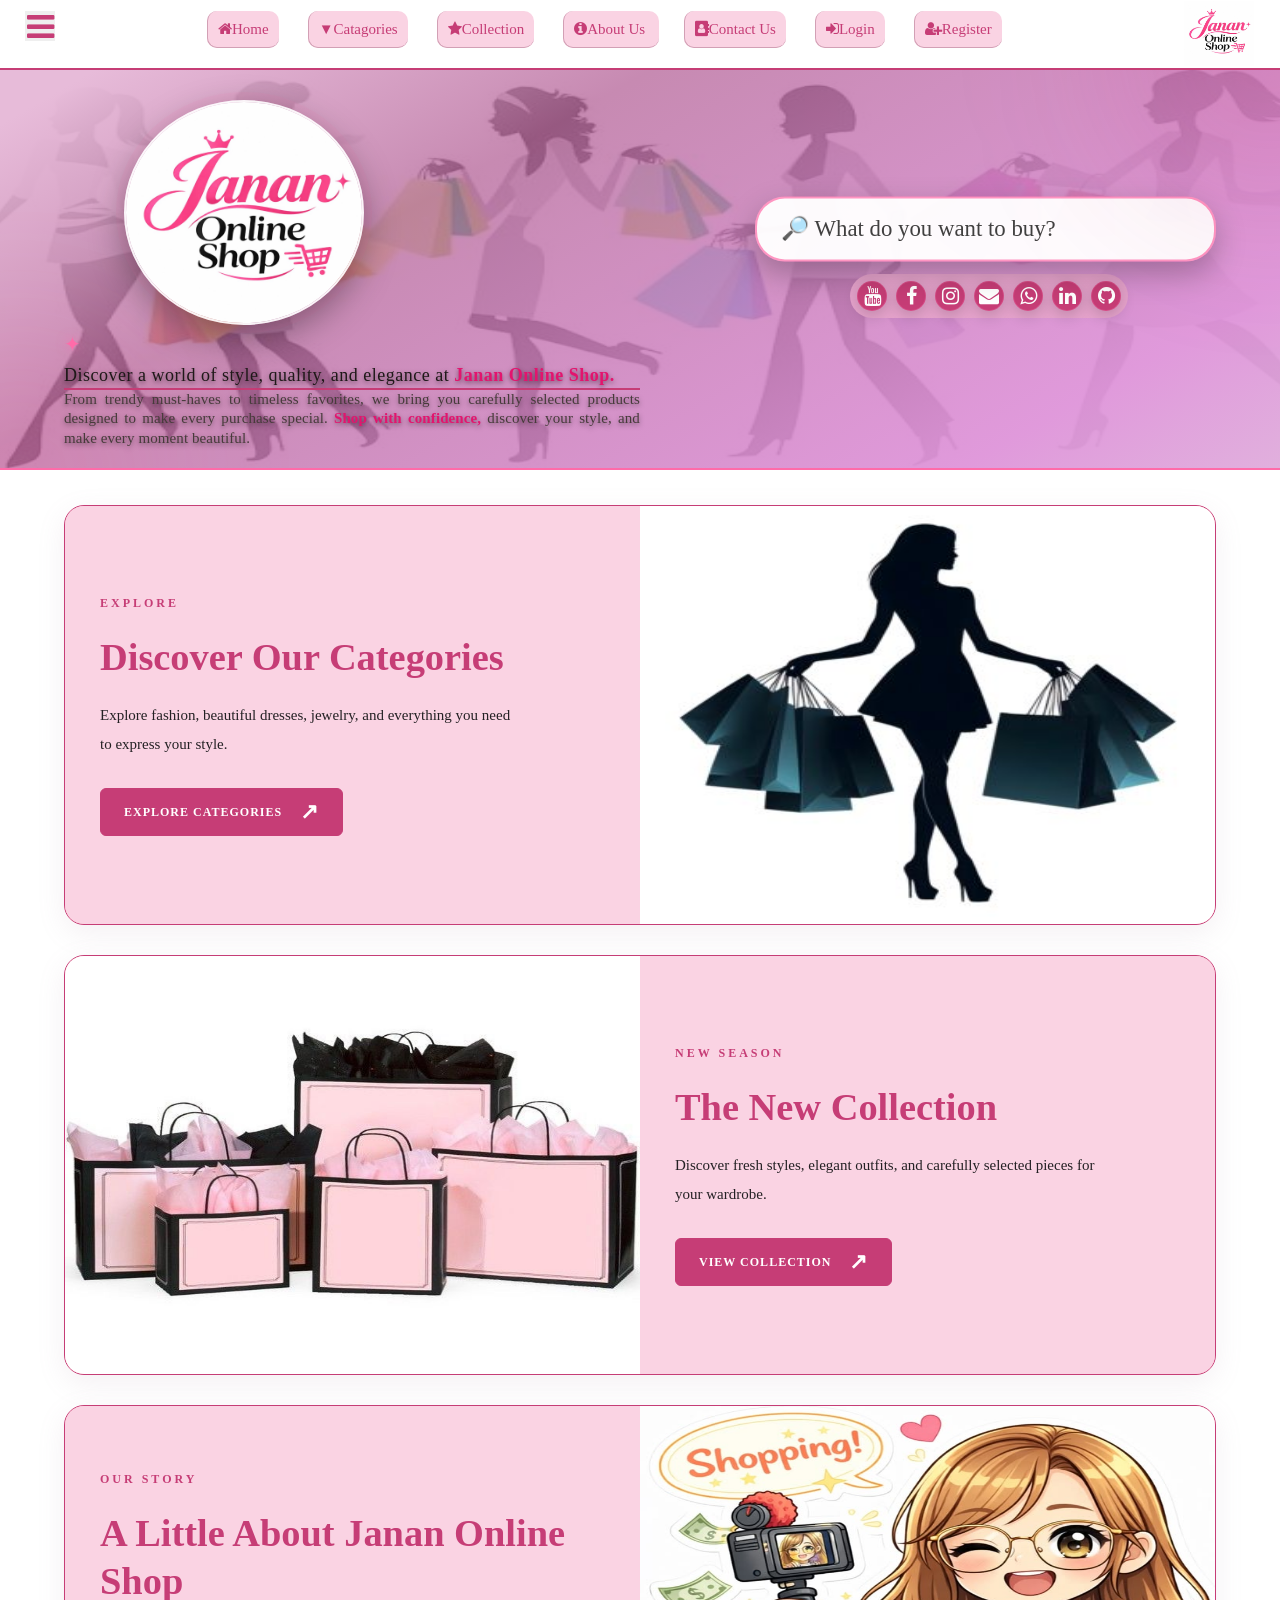
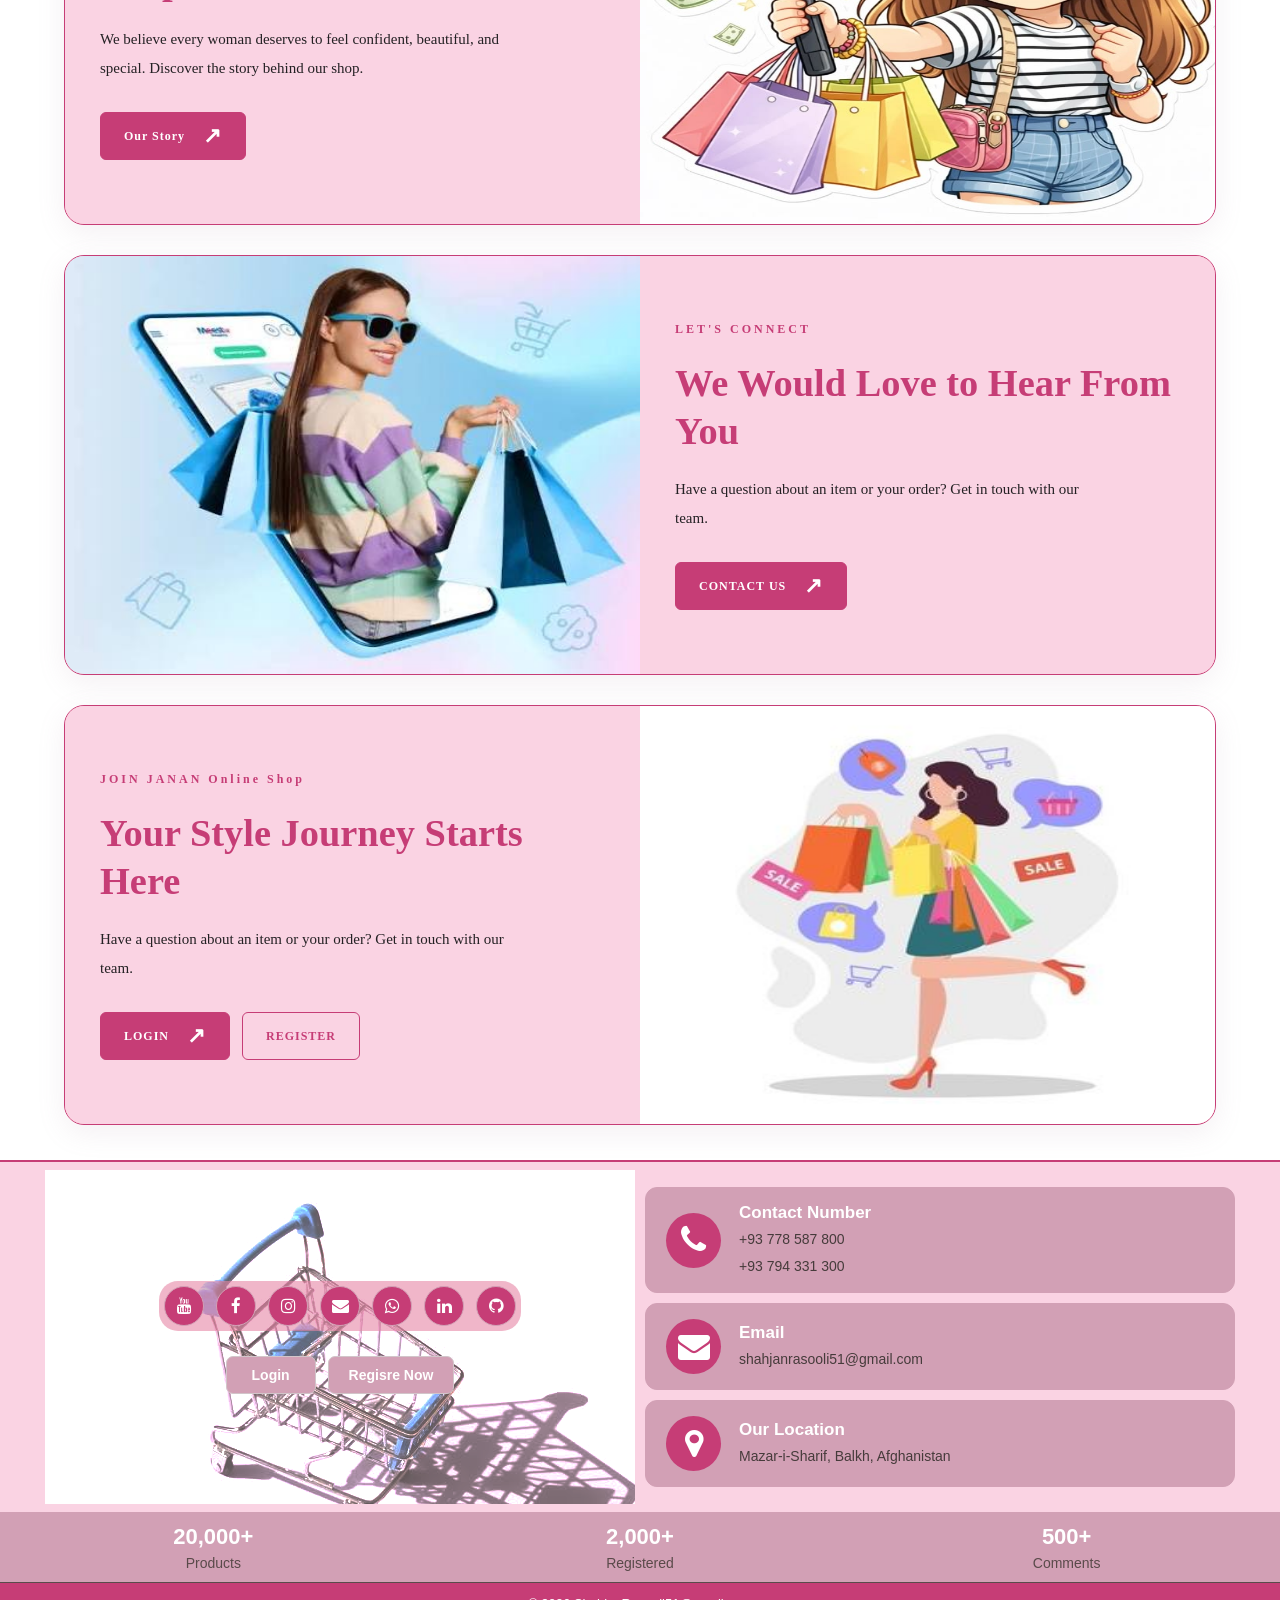
<file: index.html>
<!DOCTYPE html>
<html lang="en">
<head>
    <meta charset="UTF-8">
    <meta name="viewport" content="width=device-width, initial-scale=1.0">
    <title>Online shop/home</title>
    <link rel="stylesheet" href="./css/style.css">
    <link rel="stylesheet" href="./css/home.css">
    <link rel="stylesheet" href="./font-awesome/css/font-awesome.css">
</head>
<body>
    <!-- .........................header............................ -->
    <header> 
        <nav>
            <div class="showMenu">

                <button
                    type="button"
                    id="menuToggle"
                    class="menu-toggle"
                    aria-label="Open navigation menu"
                    aria-expanded="false"
                    aria-controls="jananDropdown"
                >
                    <i class="fa fa-bars" aria-hidden="true"></i>
                </button>
            </div>

            <div class="right">
                <div class="menu">
                <ul>
                    <li><a href="./index.html" target="_blank"><span class="fa fa-home"></span>Home</a></li>
                    <li><a href="./Catagories.html" target="_blank">▼Catagories</a></li>
                    <li><a href="./collection.html" target="_blank"><span class="fa fa-star"></span>Collection</a></li>
                    <li><a href="./about.html" target="_blank"><span class="fa fa-info-circle"></span>About Us </a></li>
                    <li><a href="./Contact.html" target="_blank"><span class="fa fa-address-book"></span>Contact Us</a></li>
                    <li><a href="./login.html" target="_blank"><span class="fa fa-sign-in"></span>Login</a></li>
                    <li><a href="./register.html" target="_blank"><span class="fa fa-user-plus"></span>Register</a></li>
                </ul>
                </div>
                <div class="left">
                <div class="img">
                    <img src="./image/logoLight.jpeg" alt="logo">
                </div>   
            </div>
            </div>
        </nav>
    </header>

    <!-- DROPDOWN MENU -->
    <div class="menu-overlay" id="menuOverlay"> </div>
    <nav
        class="janan-dropdown"
        id="jananDropdown"
        aria-label="Main navigation"
        aria-hidden="true"
        inert
    >
        <div class="dropdown-header">
            <div class="dropdown-brand">
                <span>JANAN</span>
                <small>Online Shop</small>
            </div>
            <button
                type="button"
                class="menu-close"
                id="menuClose"
                aria-label="Close navigation menu"
            >
                <i class="fa fa-times" aria-hidden="true"></i>
            </button>
        </div>
        <ul class="dropdown-list">
            <li>
                <a href="./index.html" target="_blank" class="menu-link">
                    <i class="fa fa-home" aria-hidden="true"></i>
                    <span>Home</span>
                </a>
            </li>
            <li class="has-submenu">
                <button
                    type="button"
                    class="submenu-toggle"
                    aria-expanded="false"
                    aria-controls="categoriesSubmenu"
                >
                    <span>
                        <i class="fa fa-th-large" aria-hidden="true"></i>
                        Categories
                    </span>
                    <i class="fa fa-chevron-down arrow" aria-hidden="true"></i>
                </button>
                <ul class="submenu" id="categoriesSubmenu" hidden>
                    <li><a href="./Catagories.html#women-fashion" target="_blank">Women's Fashion</a></li>
                    <li><a href="./Catagories.html#men-fashion" target="_blank">Men's Fashion</a></li>
                    <li><a href="./Catagories.html#children-fashion" target="_blank">Children's Fashion</a></li>
                    <li><a href="./Catagories.html#accessories" target="_blank">Jewelry & Accessories</a></li>
                </ul>
            </li>
            <li>
                <a href="./collection.html" target="_blank" class="menu-link">
                    <i class="fa fa-star" aria-hidden="true"></i>
                    <span>Collection</span>
                </a>
            </li>
            <li>
                <a href="./about.html" target="_blank" class="menu-link">
                    <i class="fa fa-heart" aria-hidden="true"></i>
                    <span>About Us</span>
                </a>
            </li>
            <li>
                <a href="./Contact.html" target="_blank" class="menu-link">
                    <i class="fa fa-envelope" aria-hidden="true"></i>
                    <span>Contact Us</span>
                </a>
            </li>
            <li>
                <a href="./login.html" target="_blank" class="menu-link">
                    <i class="fa fa-sign-in" aria-hidden="true"></i>
                    <span>Log in</span>
                </a>
            </li>
            <li>
                <a href="./register.html" target="_blank" class="menu-link">
                    <i class="fa fa-user-plus" aria-hidden="true"></i>
                    <span>Register</span>
                </a>
            </li>
        </ul>

        <div class="dropdown-footer">
            <p>Where Every Click Brings Something Beautiful.</p>
            <span>© Janan Online Shop</span>
        </div>
    </nav>
        

    <!--........................ hero ..........................-->
    <div class="hero">
        <div class="slogan">
            <div class="left">
                <!-- Logo -->
                <div class="hero-logo">
                    <img src="./image/logoLight.jpeg" alt="Janan Online Shop">
                </div>
                <!-- Slogan -->
                <div class="hero-text">
                    <p>
                        Discover a world of style, quality, and elegance at
                        <b>Janan Online Shop.</b> 
                    </p>
                    <p class="p">
                        From trendy must-haves to 
                        timeless favorites, we bring you carefully selected
                        products designed to make every purchase special. 
                        <b>Shop with confidence,</b> discover your style,
                        and make every moment beautiful.
                    </p>

                </div>
            </div>
            <div class="right">
                <!-- Social Media -->
                <div class="top-social">
                    <a href="https://youtube.com/@shahjanrasooli-x5p?si=QmDTnYah4IqXJ6ZF" target="_blank"><i class="fa fa-youtube"></i></a>
                    <a href="https://www.facebook.com/share/1CmfFQXp4T/" target="_blank"><i class="fa fa-facebook"></i></a>
                    <a href="https://instagram.com/designx_learning_academy?stkn=MWkzbnJyMzlkZXVndg%3D%3D" target="_blank"><i class="fa fa-instagram"></i></a>
                    <a href="mailto:shahjanrasooli51@gmail.com" target="_blank"><i class="fa fa-envelope"></i></a>
                    <a href="https://wa.me/93778587800" target="_blank"><i class="fa fa-whatsapp"></i></a>
                    <a href="https://www.linkedin.com/in/shah-jan-rasooli-017382436/?lipi=urn%3Ali%3Apage%3Ad_flagship3_profile_view_base_contact_details%3BBvQw8hT0TsmsLi9Ld8FQWw%3D%3D" target="_blank"><i class="fa fa-linkedin"></i></a>
                    <a href="https://github.com/ShahJan-Ai" target="_blank"><i class="fa fa-github"></i></a>
                </div>
                <!-- Search -->
                <div class="search-box">
                    <input 
                        type="search" 
                        placeholder="🔎 What do you want to buy?"
                    >
                </div>
            </div>
        </div>
    </div>
    
    <!-- ............................ MAIN SECTION............... -->

    <main class="janan-main">
        <!-- Categories -->
        <section class="cart categories-card">
            <div class="cart-content">
                <span class="cart-number">EXPLORE</span>
                <h2>Discover Our Categories</h2>
                <p>
                    Explore fashion, beautiful dresses, jewelry,
                    and everything you need to express your style.
                </p>
                <a href="./Catagories.html" target="_blank" class="cart-btn">
                    EXPLORE CATEGORIES <span>↗</span>
                </a>
            </div>
            <div class="cart-image">
                <img
                    src="./image/categories.jpg"
                    alt="Fashion collections">
            </div>
        </section>


        <!-- New Collection -->
        <section class="cart collection-card">
            <div class="cart-image">
                <img
                    src="./image/collection.jpg"
                    alt="Elegant women's fashion">
            </div>
            <div class="cart-content">
                <span class="cart-number">NEW SEASON</span>
                <h2>The New Collection</h2>
                <p>
                    Discover fresh styles, elegant outfits,
                    and carefully selected pieces for your wardrobe.
                </p>
                <a href="./collection.html" target="_blank" class="cart-btn">
                    VIEW COLLECTION <span>↗</span>
                </a>
            </div>
        </section>


        <!--  about us-->
        <section class="cart about-card">
            <div class="cart-content">
                <span class="cart-number">OUR STORY</span>
                <h2>A Little About Janan Online Shop</h2>
                <p>
                    We believe every woman deserves to feel
                    confident, beautiful, and special.
                    Discover the story behind our shop.
                </p>
                <a href="./about.html" target="_blank" class="cart-btn">
                    Our Story <span>↗</span>
                </a>
            </div>
            <div class="cart-image">
                <img
                    src="./image/about (2).jpg"
                    alt="Beautiful gift and shopping inspiration">
            </div>
        </section>


        <!-- Contact Us -->
        <section class="cart contact-card">
            <div class="cart-image">
                <img
                    src="./image/images (7).jpg"
                    alt="Fashion boutique">
            </div>
            <div class="cart-content">
                <span class="cart-number">LET'S CONNECT</span>
                <h2>We Would Love to Hear From You</h2>
                <p>
                    Have a question about an item or your order?
                    Get in touch with our team.
                </p>
                <a href="./Contact.html" target="_blank" class="cart-btn">
                    CONTACT US <span>↗</span>
                </a>
            </div>
        </section>


        <!--  -->
        <section class="cart account-card">
            <div class="cart-content">
                <span class="cart-number">JOIN JANAN Online Shop</span>
                <h2>Your Style Journey Starts Here</h2>
                <p>
                    Have a question about an item or your order?
                    Get in touch with our team.
                </p>
                <div class="account-buttons">
                    <a href="./login.html" target="_blank" class="cart-btn">
                        LOGIN <span>↗</span>
                    </a>
                    <a href="./register.html" target="_blank" class="cart-btn secondary-btn">
                        REGISTER
                    </a>
                </div>
            </div>
            <div class="cart-image">
                <img
                    src="./image/log.jpg"
                    alt="Fashion and personal style">
            </div>
        </section>

    </main>
    <!-- ............................................MAIN  FOOTER........................................................-->
    <footer class="footer">

        <div class="footer-main">

            <!-- LEFT SIDE -->
            <div class="footer-left">
                <!-- Social Media -->
                <div class="footer-social">
                    <a href="https://youtube.com/@shahjanrasooli-x5p?si=QmDTnYah4IqXJ6ZF"
                    target="_blank"
                    aria-label="YouTube">
                        <i class="fa fa-youtube"></i>
                    </a>

                    <a href="https://www.facebook.com/share/1CmfFQXp4T/"
                    target="_blank"
                    aria-label="Facebook">
                        <i class="fa fa-facebook"></i>
                    </a>

                    <a href="https://instagram.com/designx_learning_academy?stkn=MWkzbnJyMzlkZXVndg%3D%3D"
                    target="_blank"
                    aria-label="Instagram">
                        <i class="fa fa-instagram"></i>
                    </a>

                    <a href="mailto:shahjanrasooli51@gmail.com"
                    aria-label="Email">
                        <i class="fa fa-envelope"></i>
                    </a>

                    <a href="https://wa.me/93778587800"
                    target="_blank"
                    aria-label="WhatsApp">
                        <i class="fa fa-whatsapp"></i>
                    </a>

                    <a href="https://www.linkedin.com/in/shah-jan-rasooli-017382436/"
                    target="_blank"
                    aria-label="LinkedIn">
                        <i class="fa fa-linkedin"></i>
                    </a>

                    <a href="https://github.com/ShahJan-Ai"
                    target="_blank"
                    aria-label="GitHub">
                        <i class="fa fa-github"></i>
                    </a>
                </div>

                <!-- Authentication -->
                <div class="footer-auth">
                    <a href="./login.html" target="_blank" class="auth-btn">
                        Login
                    </a>
                    <a href="./register.html" target="_blank" class="auth-btn">
                        Regisre Now
                    </a>
                </div>
            </div>
            <!-- RIGHT SIDE -->
            <div class="footer-right">
                <!-- Contact Number -->
                <div class="contact-card">
                    <div class="contact-icon">
                        <i class="fa fa-phone"></i>
                    </div>
                    <div class="contact-info">
                        <h3>Contact Number</h3>
                        <a href="tel:+93778587800">
                            +93 778 587 800
                        </a>
                        <a href="tel:+93794331300">
                            +93 794 331 300
                        </a>
                    </div>
                </div>
                <!-- Email -->
                <div class="contact-card">
                    <div class="contact-icon">
                        <i class="fa fa-envelope"></i>
                    </div>
                    <div class="contact-info">
                        <h3>Email</h3>
                        <a href="mailto:shahjanrasooli51@gmail.com">
                            shahjanrasooli51@gmail.com
                        </a>
                    </div>
                </div>

                <!-- Location -->
                <div class="contact-card">
                    <div class="contact-icon">
                        <i class="fa fa-map-marker"></i>
                    </div>

                    <div class="contact-info">
                        <h3>Our Location</h3>
                        <p>
                            Mazar-i-Sharif, Balkh, Afghanistan
                        </p>
                    </div>
                </div>
            </div>
        </div>


    <!-- ..................... FOOTER. STATS..............-->
        <div class="footer-stats">
            <div class="stat-box">
                <strong>20,000+</strong>
                <span>Products</span>
            </div>
            <div class="stat-box">
                <strong>2,000+</strong>
                <span>Registered</span>
            </div>
            <div class="stat-box">
                <strong>500+</strong>
                <span>Comments</span>
            </div>
        </div>

        <!--  COPYRIGHT  -->
        <div class="footer-bottom">
            <p>
                &copy; 2026 ShahjanRasooli51@gmail.com
            </p>
        </div>
    </footer>

    <script src="./js/index.js"></script>
</body>
</html>
</file>
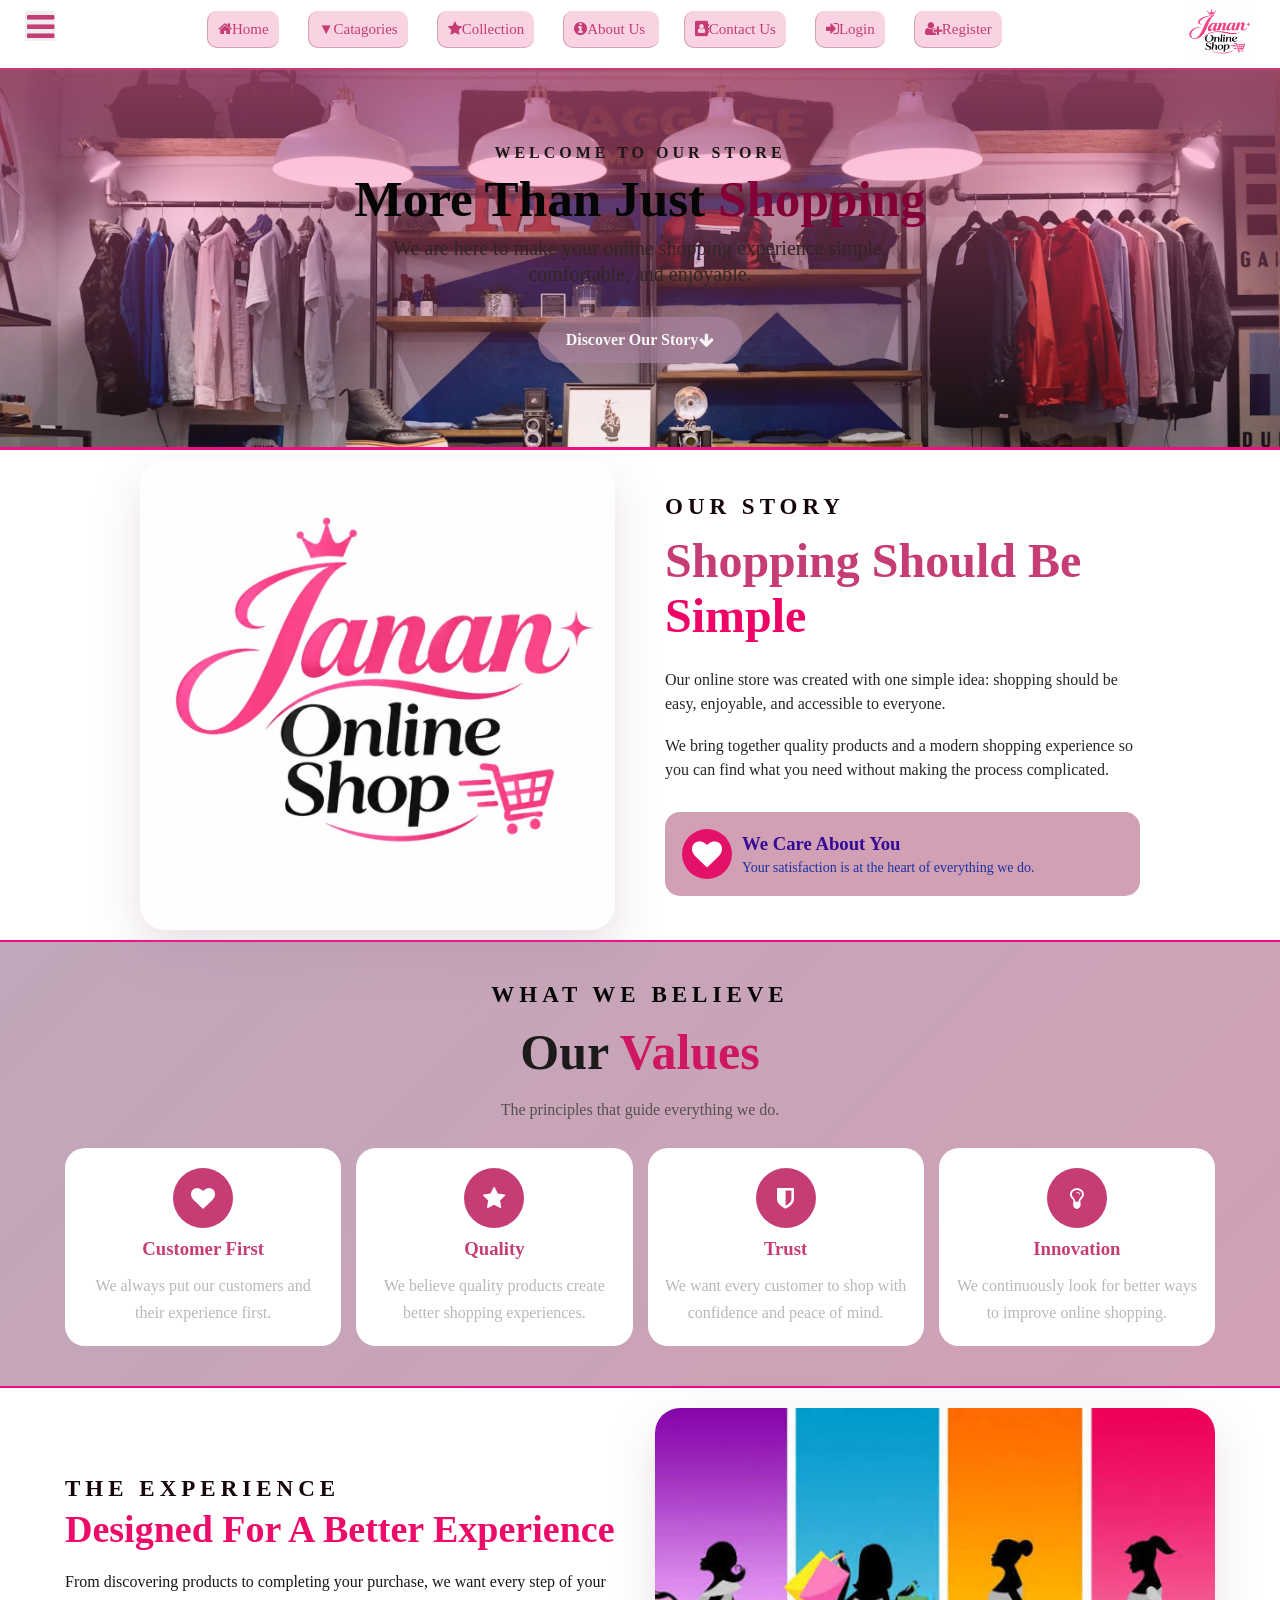
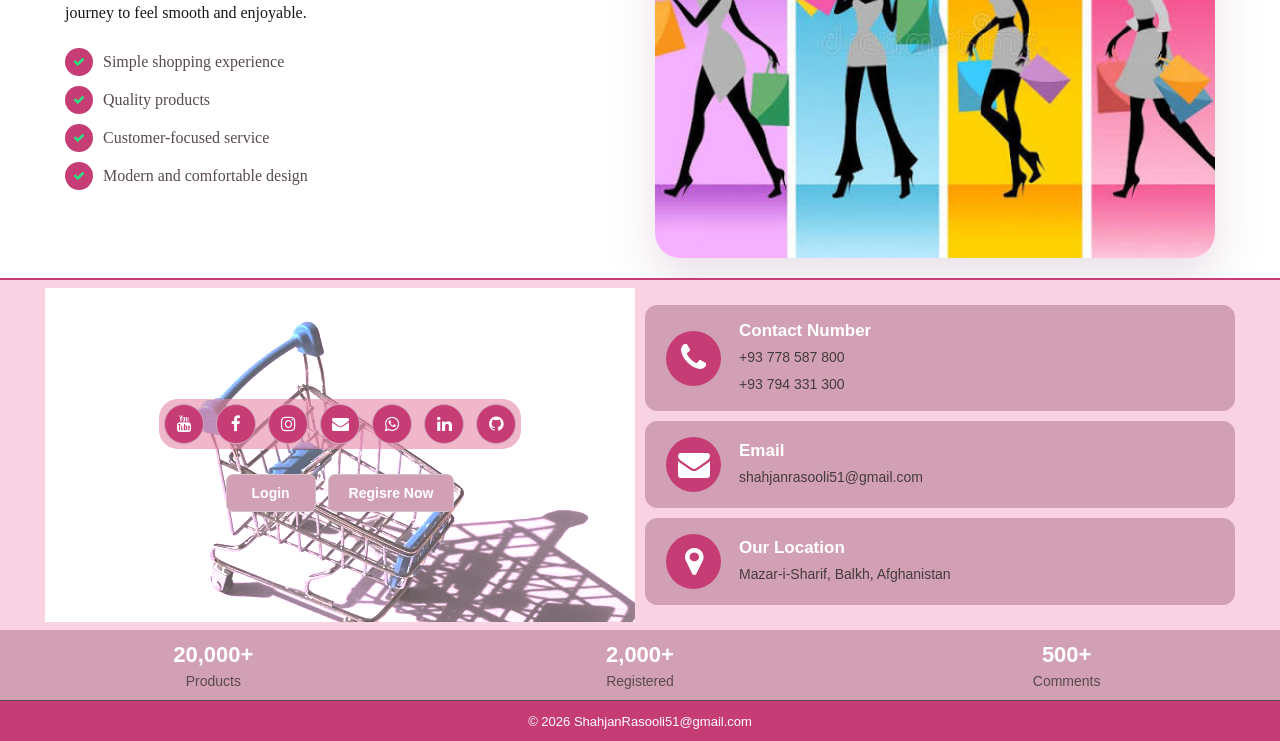
<file: about.html>
<!DOCTYPE html>
<html lang="en">
<head>
    <meta charset="UTF-8">
    <meta name="viewport" content="width=device-width, initial-scale=1.0">
    <title>Online shop/about</title>
    <link rel="stylesheet" href="./css/style.css">
    <link rel="stylesheet" href="./font-awesome/css/font-awesome.css">
    <link rel="stylesheet" href="./css/about.css">
</head>
<body>
    <header> 
        <nav>
            <div class="showMenu">
                    <!-- آیکن موجود در هدر -->
                    <button
                        type="button"
                        id="menuToggle"
                        class="menu-toggle"
                        aria-label="Open navigation menu"
                        aria-expanded="false"
                        aria-controls="jananDropdown"
                    >
                        <i class="fa fa-bars" aria-hidden="true"></i>
                    </button>
                </div>
            <div class="right">
                <div class="menu">
                <ul>
                    <li><a href="./index.html" target="_blank"><span class="fa fa-home"></span>Home</a></li>
                    <li><a href="./Catagories.html" target="_blank">▼Catagories</a></li>
                    <li><a href="./collection.html" target="_blank"><span class="fa fa-star"></span>Collection</a></li>
                    <li><a href="./about.html" target="_blank"><span class="fa fa-info-circle"></span>About Us </a></li>
                    <li><a href="./Contact.html" target="_blank"><span class="fa fa-address-book"></span>Contact Us</a></li>
                    <li><a href="./login.html" target="_blank"><span class="fa fa-sign-in"></span>Login</a></li>
                    <li><a href="./register.html" target="_blank"><span class="fa fa-user-plus"></span>Register</a></li>
                </ul>
                </div>
                <div class="left">
                <div class="img">
                    <img src="./image/logoLight.jpeg" alt="logo">
                </div>   
            </div>
            </div>
        </nav>
    </header>
     <!-- JANAN DROPDOWN MENU -->

<div class="menu-overlay" id="menuOverlay"></div>
<nav
    class="janan-dropdown"
    id="jananDropdown"
    aria-label="Main navigation"
    aria-hidden="true"
    inert
>
    <div class="dropdown-header">
        <div class="dropdown-brand">
            <span>JANAN</span>
            <small>Online Shop</small>
        </div>
        <button
            type="button"
            class="menu-close"
            id="menuClose"
            aria-label="Close navigation menu"
        >
            <i class="fa fa-times" aria-hidden="true"></i>
        </button>
    </div>
    <ul class="dropdown-list">
        <li>
            <a href="./index.html" target="_blank" class="menu-link">
                <i class="fa fa-home" aria-hidden="true"></i>
                <span>Home</span>
            </a>
        </li>
        <li class="has-submenu">
            <button
                type="button"
                class="submenu-toggle"
                aria-expanded="false"
                aria-controls="categoriesSubmenu"
            >
                <span>
                    <i class="fa fa-th-large" aria-hidden="true"></i>
                    Categories
                </span>
                <i class="fa fa-chevron-down arrow" aria-hidden="true"></i>
            </button>
            <ul class="submenu" id="categoriesSubmenu" hidden>
                <li><a href="./Catagories.html#women-fashion" target="_blank">Women's Fashion</a></li>
                <li><a href="./Catagories.html#men-fashion" target="_blank">Men's Fashion</a></li>
                <li><a href="./Catagories.html#children-fashion" target="_blank">Children's Fashion</a></li>
                <li><a href="./Catagories.html#accessories" target="_blank">Jewelry & Accessories</a></li>
            </ul>
        </li>
        <li>
            <a href="./collection.html" target="_blank" class="menu-link">
                <i class="fa fa-star" aria-hidden="true"></i>
                <span>Collection</span>
            </a>
        </li>
        <li>
            <a href="./about.html" target="_blank" class="menu-link">
                <i class="fa fa-heart" aria-hidden="true"></i>
                <span>About Us</span>
            </a>
        </li>
        <li>
            <a href="./Contact.html" target="_blank" class="menu-link">
                <i class="fa fa-envelope" aria-hidden="true"></i>
                <span>Contact Us</span>
            </a>
        </li>
        <li>
            <a href="./login.html" target="_blank" class="menu-link">
                <i class="fa fa-sign-in" aria-hidden="true"></i>
                <span>Log in</span>
            </a>
        </li>
        <li>
            <a href="./register.html" target="_blank" class="menu-link">
                <i class="fa fa-user-plus" aria-hidden="true"></i>
                <span>Register</span>
            </a>
        </li>
    </ul>

    <div class="dropdown-footer">
        <p>Where Every Click Brings Something Beautiful.</p>
        <span>© Janan Online Shop</span>
    </div>
</nav>
   
<!-- ==================== ABOUT US PAGE ==================== -->

<main class="about-page">

    <!-- Hero -->
    <section class="about-hero">

        <div class="about-hero-content">

            <span>WELCOME TO OUR STORE</span>

            <h1>
                More Than Just
                <strong>Shopping</strong>
            </h1>

            <p>
                We are here to make your online shopping experience
                simple, comfortable, and enjoyable.
            </p>

            <a href="#our-story" class="about-btn">
                Discover Our Story
                <i class="fa fa-arrow-down"></i>
            </a>

        </div>

    </section>


    <!-- Our Story -->
    <section class="our-story" id="our-story">

        <div class="story-image">

            <img
                src="./image/logoLight.jpeg"
                alt="Our online store">

        </div>


        <div class="story-content">

            <span class="section-label">
                OUR STORY
            </span>

            <h2>
                Shopping Should Be
                <strong>Simple</strong>
            </h2>

            <p>
                Our online store was created with one simple idea:
                shopping should be easy, enjoyable, and accessible
                to everyone.
            </p>

            <p>
                We bring together quality products and a modern
                shopping experience so you can find what you need
                without making the process complicated.
            </p>

            <div class="story-box">

                <i class="fa fa-heart"></i>

                <div>
                    <h3>We Care About You</h3>

                    <p>
                        Your satisfaction is at the heart of everything
                        we do.
                    </p>
                </div>

            </div>

        </div>

    </section>


    <!-- Our Values -->
    <section class="our-values">

        <div class="values-heading">

            <span class="section-label">
                WHAT WE BELIEVE
            </span>

            <h2>
                Our <strong>Values</strong>
            </h2>

            <p>
                The principles that guide everything we do.
            </p>

        </div>


        <div class="values-container">

            <div class="value-card">

                <div class="value-icon">
                    <i class="fa fa-heart"></i>
                </div>

                <h3>Customer First</h3>

                <p>
                    We always put our customers and their
                    experience first.
                </p>

            </div>


            <div class="value-card">

                <div class="value-icon">
                    <i class="fa fa-star"></i>
                </div>

                <h3>Quality</h3>

                <p>
                    We believe quality products create
                    better shopping experiences.
                </p>

            </div>


            <div class="value-card">

                <div class="value-icon">
                    <i class="fa fa-shield"></i>
                </div>

                <h3>Trust</h3>

                <p>
                    We want every customer to shop with
                    confidence and peace of mind.
                </p>

            </div>


            <div class="value-card">

                <div class="value-icon">
                    <i class="fa fa-lightbulb-o"></i>
                </div>

                <h3>Innovation</h3>

                <p>
                    We continuously look for better ways
                    to improve online shopping.
                </p>

            </div>

        </div>

    </section>


    <!-- Shopping Experience -->
    <section class="shopping-experience">

        <div class="experience-content">

            <span class="section-label">
                THE EXPERIENCE
            </span>

            <h2>
                Designed For A
                <strong>Better Experience</strong>
            </h2>

            <p>
                From discovering products to completing your
                purchase, we want every step of your journey
                to feel smooth and enjoyable.
            </p>

            <div class="experience-list">

                <div>
                    <i class="fa fa-check"></i>
                    <span>Simple shopping experience</span>
                </div>

                <div>
                    <i class="fa fa-check"></i>
                    <span>Quality products</span>
                </div>

                <div>
                    <i class="fa fa-check"></i>
                    <span>Customer-focused service</span>
                </div>

                <div>
                    <i class="fa fa-check"></i>
                    <span>Modern and comfortable design</span>
                </div>

            </div>

        </div>


        <div class="experience-image">
            <img
                src="./image/images (12).jpg"
                alt="Online shopping">
        </div>
    </section>
</main>



    
    <!-- ..................... FOOTER...............-->
    <!-- .....................MAIN  FOOTER...............-->
    <footer class="footer">

        <div class="footer-main">

            <!-- LEFT SIDE -->
            <div class="footer-left">
                <!-- Social Media -->
                <div class="footer-social">
                    <a href="https://youtube.com/@shahjanrasooli-x5p?si=QmDTnYah4IqXJ6ZF"
                    target="_blank"
                    aria-label="YouTube">
                        <i class="fa fa-youtube"></i>
                    </a>

                    <a href="https://www.facebook.com/share/1CmfFQXp4T/"
                    target="_blank"
                    aria-label="Facebook">
                        <i class="fa fa-facebook"></i>
                    </a>

                    <a href="https://instagram.com/designx_learning_academy?stkn=MWkzbnJyMzlkZXVndg%3D%3D"
                    target="_blank"
                    aria-label="Instagram">
                        <i class="fa fa-instagram"></i>
                    </a>

                    <a href="mailto:shahjanrasooli51@gmail.com"
                    aria-label="Email">
                        <i class="fa fa-envelope"></i>
                    </a>

                    <a href="https://wa.me/93778587800"
                    target="_blank"
                    aria-label="WhatsApp">
                        <i class="fa fa-whatsapp"></i>
                    </a>

                    <a href="https://www.linkedin.com/in/shah-jan-rasooli-017382436/"
                    target="_blank"
                    aria-label="LinkedIn">
                        <i class="fa fa-linkedin"></i>
                    </a>

                    <a href="https://github.com/ShahJan-Ai"
                    target="_blank"
                    aria-label="GitHub">
                        <i class="fa fa-github"></i>
                    </a>
                </div>

                <!-- Authentication -->
                <div class="footer-auth">
                    <a href="./login.html" target="_blank" class="auth-btn">
                        Login
                    </a>
                    <a href="./register.html" target="_blank" class="auth-btn">
                        Regisre Now
                    </a>
                </div>
            </div>
            <!-- RIGHT SIDE -->
            <div class="footer-right">
                <!-- Contact Number -->
                <div class="contact-card">
                    <div class="contact-icon">
                        <i class="fa fa-phone"></i>
                    </div>
                    <div class="contact-info">
                        <h3>Contact Number</h3>
                        <a href="tel:+93778587800">
                            +93 778 587 800
                        </a>
                        <a href="tel:+93794331300">
                            +93 794 331 300
                        </a>
                    </div>
                </div>
                <!-- Email -->
                <div class="contact-card">
                    <div class="contact-icon">
                        <i class="fa fa-envelope"></i>
                    </div>
                    <div class="contact-info">
                        <h3>Email</h3>
                        <a href="mailto:shahjanrasooli51@gmail.com">
                            shahjanrasooli51@gmail.com
                        </a>
                    </div>
                </div>

                <!-- Location -->
                <div class="contact-card">
                    <div class="contact-icon">
                        <i class="fa fa-map-marker"></i>
                    </div>

                    <div class="contact-info">
                        <h3>Our Location</h3>
                        <p>
                            Mazar-i-Sharif, Balkh, Afghanistan
                        </p>
                    </div>
                </div>
            </div>
        </div>


    <!-- ..................... FOOTER. STATS..............-->
        <div class="footer-stats">
            <div class="stat-box">
                <strong>20,000+</strong>
                <span>Products</span>
            </div>
            <div class="stat-box">
                <strong>2,000+</strong>
                <span>Registered</span>
            </div>
            <div class="stat-box">
                <strong>500+</strong>
                <span>Comments</span>
            </div>
        </div>

        <!--  COPYRIGHT  -->
        <div class="footer-bottom">
            <p>
                &copy; 2026 ShahjanRasooli51@gmail.com
            </p>
        </div>
    </footer>
    <script src="./js/index.js"></script>

</body>
</html>
</file>
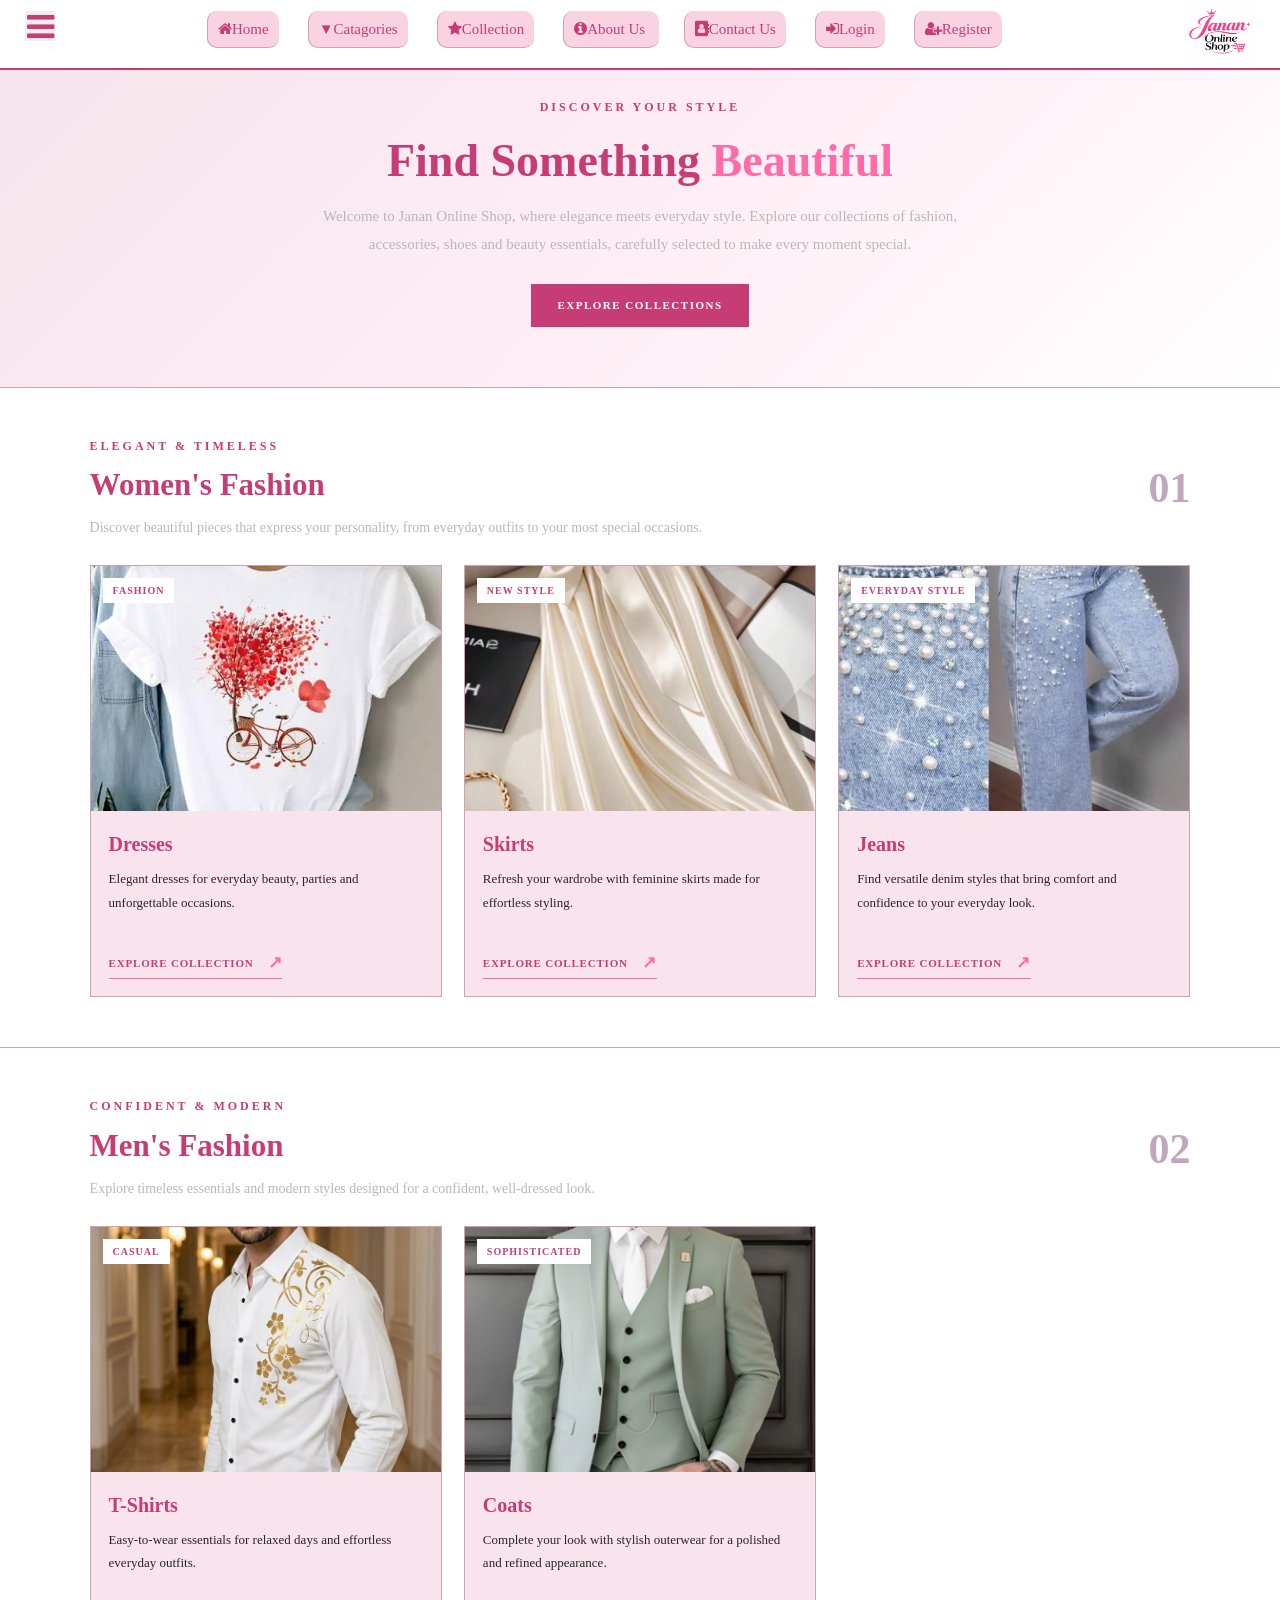
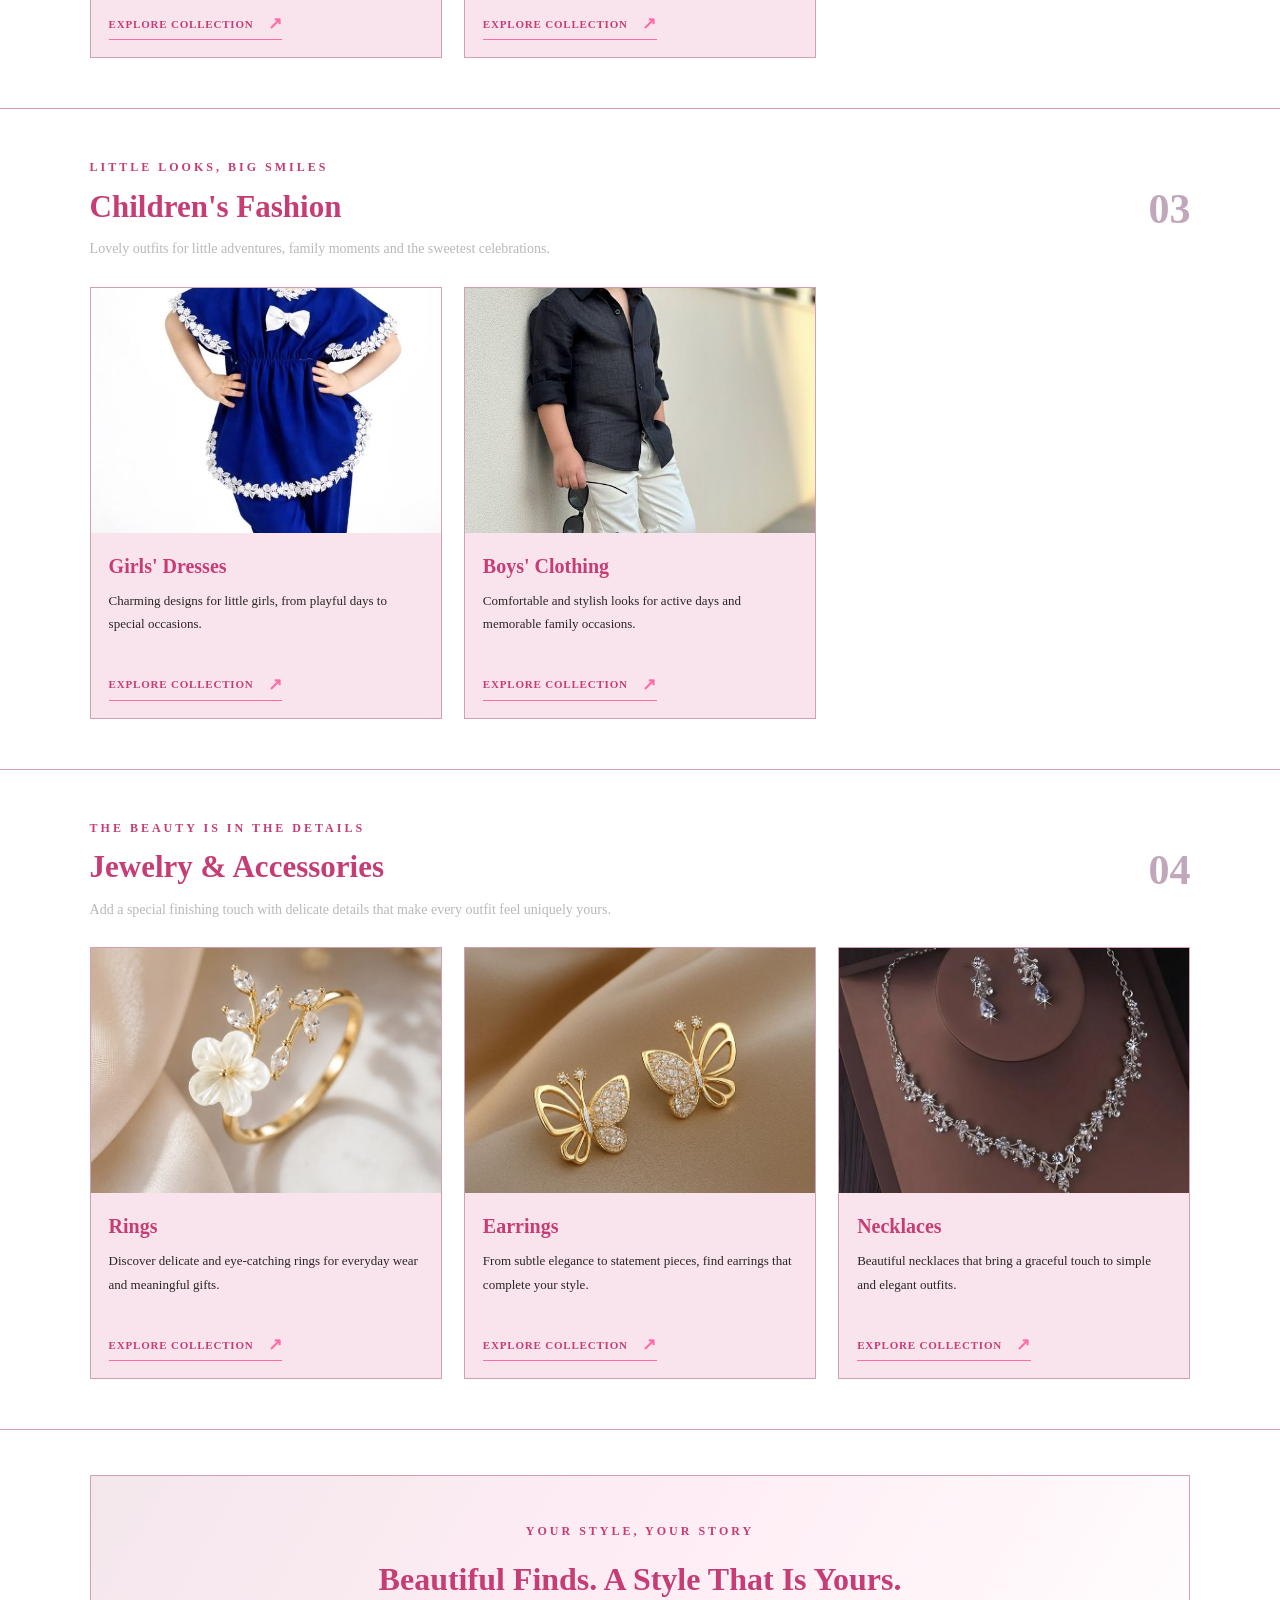
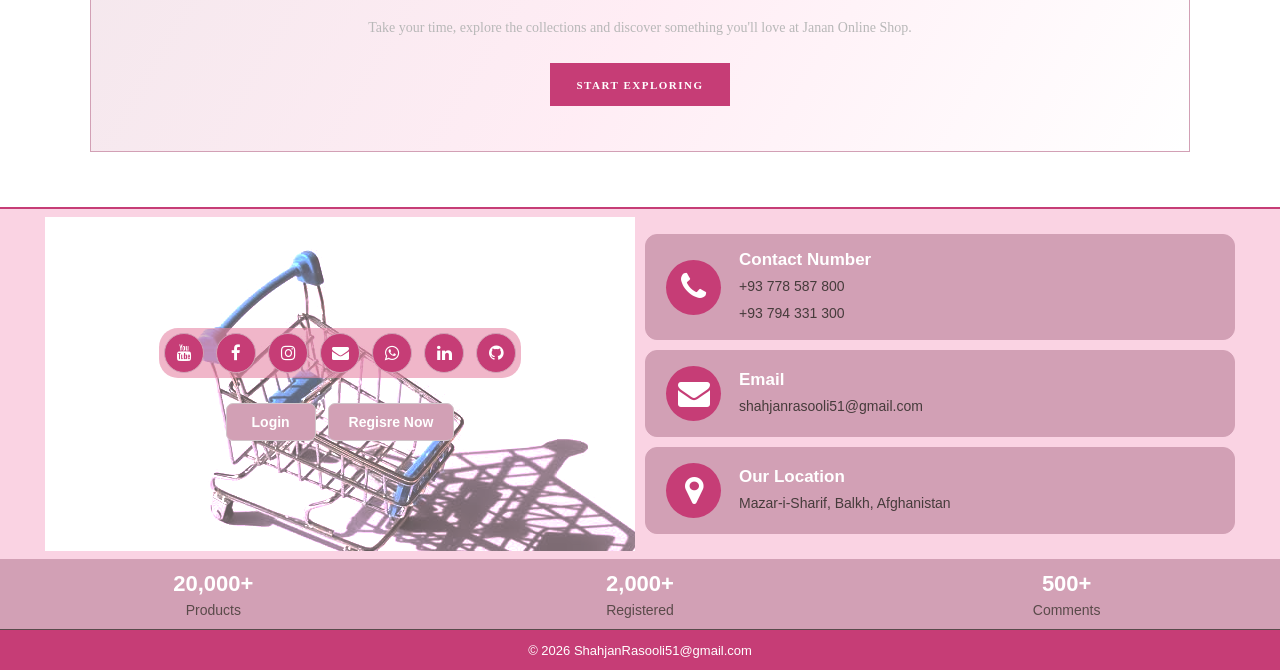
<file: Catagories.html>
<!DOCTYPE html>
<html lang="en">
<head>
    <meta charset="UTF-8">
    <meta name="viewport" content="width=device-width, initial-scale=1.0">
    <title>Online shop/catagories</title>
    <link rel="stylesheet" href="./css/style.css">
    <link rel="stylesheet" href="./font-awesome/css/font-awesome.css">
    <link rel="stylesheet" href="./css/categories.css">
</head>
<body>
    <!-- .........................header............................ -->
      <header> 
        <nav>
            <div class="showMenu">
                    <!-- آیکن موجود در هدر -->
                    <button
                        type="button"
                        id="menuToggle"
                        class="menu-toggle"
                        aria-label="Open navigation menu"
                        aria-expanded="false"
                        aria-controls="jananDropdown"
                    >
                        <i class="fa fa-bars" aria-hidden="true"></i>
                    </button>
                </div>
            <div class="right">
                <div class="menu">
                <ul>
                    <li><a href="./index.html" target="_blank"><span class="fa fa-home"></span>Home</a></li>
                    <li><a href="./Catagories.html" target="_blank">▼Catagories</a></li>
                    <li><a href="./collection.html" target="_blank"><span class="fa fa-star"></span>Collection</a></li>
                    <li><a href="./about.html" target="_blank"><span class="fa fa-info-circle"></span>About Us </a></li>
                    <li><a href="./Contact.html" target="_blank"><span class="fa fa-address-book"></span>Contact Us</a></li>
                    <li><a href="./login.html" target="_blank"><span class="fa fa-sign-in"></span>Login</a></li>
                    <li><a href="./register.html" target="_blank"><span class="fa fa-user-plus"></span>Register</a></li>
                </ul>
                </div>
                <div class="left">
                <div class="img">
                    <img src="./image/logoLight.jpeg" alt="logo">
                </div>   
            </div>
            </div>
        </nav>
    </header>
     <!-- JANAN DROPDOWN MENU -->

<div class="menu-overlay" id="menuOverlay"></div>
<nav
    class="janan-dropdown"
    id="jananDropdown"
    aria-label="Main navigation"
    aria-hidden="true"
    inert
>
    <div class="dropdown-header">
        <div class="dropdown-brand">
            <span>JANAN</span>
            <small>Online Shop</small>
        </div>
        <button
            type="button"
            class="menu-close"
            id="menuClose"
            aria-label="Close navigation menu"
        >
            <i class="fa fa-times" aria-hidden="true"></i>
        </button>
    </div>
    <ul class="dropdown-list">
        <li>
            <a href="./index.html" target="_blank" class="menu-link">
                <i class="fa fa-home" aria-hidden="true"></i>
                <span>Home</span>
            </a>
        </li>
        <li class="has-submenu">
            <button
                type="button"
                class="submenu-toggle"
                aria-expanded="false"
                aria-controls="categoriesSubmenu"
            >
                <span>
                    <i class="fa fa-th-large" aria-hidden="true"></i>
                    Categories
                </span>
                <i class="fa fa-chevron-down arrow" aria-hidden="true"></i>
            </button>
            <ul class="submenu" id="categoriesSubmenu" hidden>
                <li><a href="./Catagories.html#women-fashion" target="_blank">Women's Fashion</a></li>
                <li><a href="./Catagories.html#men-fashion" target="_blank">Men's Fashion</a></li>
                <li><a href="./Catagories.html#children-fashion" target="_blank">Children's Fashion</a></li>
                <li><a href="./Catagories.html#accessories" target="_blank">Jewelry & Accessories</a></li>
            </ul>
        </li>
        <li>
            <a href="./collection.html" target="_blank" class="menu-link">
                <i class="fa fa-star" aria-hidden="true"></i>
                <span>Collection</span>
            </a>
        </li>
        <li>
            <a href="./about.html" target="_blank" class="menu-link">
                <i class="fa fa-heart" aria-hidden="true"></i>
                <span>About Us</span>
            </a>
        </li>
        <li>
            <a href="./Contact.html" target="_blank" class="menu-link">
                <i class="fa fa-envelope" aria-hidden="true"></i>
                <span>Contact Us</span>
            </a>
        </li>
        <li>
            <a href="./login.html" target="_blank" class="menu-link">
                <i class="fa fa-sign-in" aria-hidden="true"></i>
                <span>Log in</span>
            </a>
        </li>
        <li>
            <a href="./register.html" target="_blank" class="menu-link">
                <i class="fa fa-user-plus" aria-hidden="true"></i>
                <span>Register</span>
            </a>
        </li>
    </ul>

    <div class="dropdown-footer">
        <p>Where Every Click Brings Something Beautiful.</p>
        <span>© Janan Online Shop</span>
    </div>
</nav>

    <!-- .................................................................................. -->
    
    
<!-- SHOP PAGE CONTENT -->
    <main class="janan-shop">

        <!-- SHOP INTRO -->
        <section class="shop-intro">
            <span class="shop-eyebrow">DISCOVER YOUR STYLE</span>

            <h1>Find Something <span>Beautiful</span></h1>

            <p>
                Welcome to Janan Online Shop, where elegance meets everyday style.
                Explore our collections of fashion, accessories, shoes and beauty
                essentials, carefully selected to make every moment special.
            </p>

            <a href="#women-fashion" class="shop-intro-btn">
                EXPLORE COLLECTIONS
            </a>
        </section>


        <!-- WOMEN FASHION -->
        <section class="shop-category-section" id="women-fashion">

            <div class="shop-section-heading">
                <div>
                    <span class="section-eyebrow">ELEGANT & TIMELESS</span>
                    <h2>Women's Fashion</h2>
                    <p>
                        Discover beautiful pieces that express your personality,
                        from everyday outfits to your most special occasions.
                    </p>
                </div>

                <span class="section-number">01</span>
            </div>

            <div class="shop-card-grid">

                <article class="shop-category-card">
                    <div class="shop-card-image">
                        <img src="./image/Dress 1.jpg" alt="Women's dress">
                        <span class="shop-card-tag">FASHION</span>
                    </div>

                    <div class="shop-card-content">
                        <h3>Dresses</h3>
                        <p>
                            Elegant dresses for everyday beauty, parties
                            and unforgettable occasions.
                        </p>

                        <a href="./collection.html?category=dress"
                        class="shop-more-link">
                            EXPLORE COLLECTION <span>↗</span>
                        </a>
                    </div>
                </article>


                <article class="shop-category-card">
                    <div class="shop-card-image">
                        <img src="./image/skirt 1.jpg" alt="Women's skirt">
                        <span class="shop-card-tag">NEW STYLE</span>
                    </div>

                    <div class="shop-card-content">
                        <h3>Skirts</h3>
                        <p>
                            Refresh your wardrobe with feminine skirts
                            made for effortless styling.
                        </p>

                        <a href="./collection.html?category=skirt"
                        class="shop-more-link">
                            EXPLORE COLLECTION <span>↗</span>
                        </a>
                    </div>
                </article>


                <article class="shop-category-card">
                    <div class="shop-card-image">
                        <img src="./image/Jeans 1.jpg" alt="Women's jeans">
                        <span class="shop-card-tag">EVERYDAY STYLE</span>
                    </div>

                    <div class="shop-card-content">
                        <h3>Jeans</h3>
                        <p>
                            Find versatile denim styles that bring comfort
                            and confidence to your everyday look.
                        </p>

                        <a href="./collection.html?category=jeans"
                        class="shop-more-link">
                            EXPLORE COLLECTION <span>↗</span>
                        </a>
                    </div>
                </article>

            </div>
        </section>


        <!-- MEN FASHION -->
        <section class="shop-category-section" id="men-fashion">

            <div class="shop-section-heading">
                <div>
                    <span class="section-eyebrow">CONFIDENT & MODERN</span>
                    <h2>Men's Fashion</h2>
                    <p>
                        Explore timeless essentials and modern styles
                        designed for a confident, well-dressed look.
                    </p>
                </div>

                <span class="section-number">02</span>
            </div>

            <div class="shop-card-grid">

                <article class="shop-category-card">
                    <div class="shop-card-image">
                        <img src="./image/T-shirt 1.jpg" alt="Men's T-shirt">
                        <span class="shop-card-tag">CASUAL</span>
                    </div>

                    <div class="shop-card-content">
                        <h3>T-Shirts</h3>
                        <p>
                            Easy-to-wear essentials for relaxed days
                            and effortless everyday outfits.
                        </p>

                        <a href="./collection.html?category=tshirt"
                        class="shop-more-link">
                            EXPLORE COLLECTION <span>↗</span>
                        </a>
                    </div>
                </article>

                <article class="shop-category-card">
                    <div class="shop-card-image">
                        <img src="./image/coat  1.jpg" alt="Men's coat">
                        <span class="shop-card-tag">SOPHISTICATED</span>
                    </div>

                    <div class="shop-card-content">
                        <h3>Coats</h3>
                        <p>
                            Complete your look with stylish outerwear
                            for a polished and refined appearance.
                        </p>

                        <a href="./collection.html?category=coat"
                        class="shop-more-link">
                            EXPLORE COLLECTION <span>↗</span>
                        </a>
                    </div>
                </article>

            </div>
        </section>


        <!-- CHILDREN FASHION -->
        <section class="shop-category-section" id="children-fashion">

            <div class="shop-section-heading">
                <div>
                    <span class="section-eyebrow">LITTLE LOOKS, BIG SMILES</span>
                    <h2>Children's Fashion</h2>
                    <p>
                        Lovely outfits for little adventures, family moments
                        and the sweetest celebrations.
                    </p>
                </div>

                <span class="section-number">03</span>
            </div>

            <div class="shop-card-grid">

                <article class="shop-category-card">
                    <div class="shop-card-image">
                        <img src="./image/girls dress 1.jpg" alt="Girls' dress">
                    </div>

                    <div class="shop-card-content">
                        <h3>Girls' Dresses</h3>
                        <p>
                            Charming designs for little girls,
                            from playful days to special occasions.
                        </p>

                        <a href="./collection.html?category=girls-dress"
                        class="shop-more-link">
                            EXPLORE COLLECTION <span>↗</span>
                        </a>
                    </div>
                </article>


                <article class="shop-category-card">
                    <div class="shop-card-image">
                        <img src="./image/boy dress 1.jpg" alt="Boys' clothing">
                    </div>

                    <div class="shop-card-content">
                        <h3>Boys' Clothing</h3>
                        <p>
                            Comfortable and stylish looks for active days
                            and memorable family occasions.
                        </p>

                        <a href="./collection.html?category=boy-dress"
                        class="shop-more-link">
                            EXPLORE COLLECTION <span>↗</span>
                        </a>
                    </div>
                </article>

            </div>
        </section>


        <!-- ACCESSORIES -->
        <section class="shop-category-section" id="accessories">

            <div class="shop-section-heading">
                <div>
                    <span class="section-eyebrow">THE BEAUTY IS IN THE DETAILS</span>
                    <h2>Jewelry & Accessories</h2>
                    <p>
                        Add a special finishing touch with delicate details
                        that make every outfit feel uniquely yours.
                    </p>
                </div>

                <span class="section-number">04</span>
            </div>

            <div class="shop-card-grid">

                <article class="shop-category-card">
                    <div class="shop-card-image">
                        <img src="./image/Rings 1.jpg" alt="Jewelry rings">
                    </div>

                    <div class="shop-card-content">
                        <h3>Rings</h3>
                        <p>
                            Discover delicate and eye-catching rings
                            for everyday wear and meaningful gifts.
                        </p>

                        <a href="./collection.html?category=rings"
                        class="shop-more-link">
                            EXPLORE COLLECTION <span>↗</span>
                        </a>
                    </div>
                </article>


                <article class="shop-category-card">
                    <div class="shop-card-image">
                        <img src="./image/Earrings 1.jpg" alt="Jewelry earrings">
                    </div>

                    <div class="shop-card-content">
                        <h3>Earrings</h3>
                        <p>
                            From subtle elegance to statement pieces,
                            find earrings that complete your style.
                        </p>

                        <a href="./collection.html?category=earrings"
                        class="shop-more-link">
                            EXPLORE COLLECTION <span>↗</span>
                        </a>
                    </div>
                </article>


                <article class="shop-category-card">
                    <div class="shop-card-image">
                        <img src="./image/Necklaces 1.jpg" alt="Jewelry necklaces">
                    </div>

                    <div class="shop-card-content">
                        <h3>Necklaces</h3>
                        <p>
                            Beautiful necklaces that bring a graceful
                            touch to simple and elegant outfits.
                        </p>

                        <a href="./collection.html?category=necklaces"
                        class="shop-more-link">
                            EXPLORE COLLECTION <span>↗</span>
                        </a>
                    </div>
                </article>

            </div>
        </section>
        <!-- SHOP BOTTOM BANNER -->
        <section class="shop-bottom-banner">
            <span class="section-eyebrow">YOUR STYLE, YOUR STORY</span>

            <h2>Beautiful Finds. A Style That Is Yours.</h2>

            <p>
                Take your time, explore the collections and discover
                something you'll love at Janan Online Shop.
            </p>

            <a href="#women-fashion" class="shop-intro-btn">
                START EXPLORING
            </a>
        </section>

    </main>

    <!-- Your own footer can stay here -->


        
    <!-- .....................MAIN  FOOTER...............-->
    <footer class="footer">
        <div class="footer-main">
            <!-- LEFT SIDE -->
            <div class="footer-left">
                <!-- Social Media -->
                <div class="footer-social">
                    <a href="https://youtube.com/@shahjanrasooli-x5p?si=QmDTnYah4IqXJ6ZF"
                    target="_blank"
                    aria-label="YouTube">
                        <i class="fa fa-youtube"></i>
                    </a>
                    <a href="https://www.facebook.com/share/1CmfFQXp4T/"
                    target="_blank"
                    aria-label="Facebook">
                        <i class="fa fa-facebook"></i>
                    </a>
                    <a href="https://instagram.com/designx_learning_academy?stkn=MWkzbnJyMzlkZXVndg%3D%3D"
                    target="_blank"
                    aria-label="Instagram">
                        <i class="fa fa-instagram"></i>
                    </a>
                    <a href="mailto:shahjanrasooli51@gmail.com"
                    aria-label="Email">
                        <i class="fa fa-envelope"></i>
                    </a>
                    <a href="https://wa.me/93778587800"
                    target="_blank"
                    aria-label="WhatsApp">
                        <i class="fa fa-whatsapp"></i>
                    </a>
                    <a href="https://www.linkedin.com/in/shah-jan-rasooli-017382436/"
                    target="_blank"
                    aria-label="LinkedIn">
                        <i class="fa fa-linkedin"></i>
                    </a>
                    <a href="https://github.com/ShahJan-Ai"
                    target="_blank"
                    aria-label="GitHub">
                        <i class="fa fa-github"></i>
                    </a>
                </div>
                <!-- Authentication -->
                <div class="footer-auth">
                    <a href="./login.html" target="_blank" class="auth-btn">
                        Login
                    </a>
                    <a href="./register.html" target="_blank" class="auth-btn">
                        Regisre Now
                    </a>
                </div>
            </div>
            <!-- RIGHT SIDE -->
            <div class="footer-right">
                <!-- Contact Number -->
                <div class="contact-card">
                    <div class="contact-icon">
                        <i class="fa fa-phone"></i>
                    </div>
                    <div class="contact-info">
                        <h3>Contact Number</h3>
                        <a href="tel:+93778587800">
                            +93 778 587 800
                        </a>
                        <a href="tel:+93794331300">
                            +93 794 331 300
                        </a>
                    </div>
                </div>
                <!-- Email -->
                <div class="contact-card">
                    <div class="contact-icon">
                        <i class="fa fa-envelope"></i>
                    </div>
                    <div class="contact-info">
                        <h3>Email</h3>
                        <a href="mailto:shahjanrasooli51@gmail.com">
                            shahjanrasooli51@gmail.com
                        </a>
                    </div>
                </div>

                <!-- Location -->
                <div class="contact-card">
                    <div class="contact-icon">
                        <i class="fa fa-map-marker"></i>
                    </div>
                    <div class="contact-info">
                        <h3>Our Location</h3>
                        <p>
                            Mazar-i-Sharif, Balkh, Afghanistan
                        </p>
                    </div>
                </div>
            </div>
        </div>


    <!-- ..................... FOOTER. STATS..............-->
        <div class="footer-stats">
            <div class="stat-box">
                <strong>20,000+</strong>
                <span>Products</span>
            </div>
            <div class="stat-box">
                <strong>2,000+</strong>
                <span>Registered</span>
            </div>
            <div class="stat-box">
                <strong>500+</strong>
                <span>Comments</span>
            </div>
        </div>

        <!--  COPYRIGHT  -->
        <div class="footer-bottom">
            <p>
                &copy; 2026 ShahjanRasooli51@gmail.com
            </p>
        </div>
    </footer>
    <script src="./js/index.js"></script>
</body>
</html>
</file>
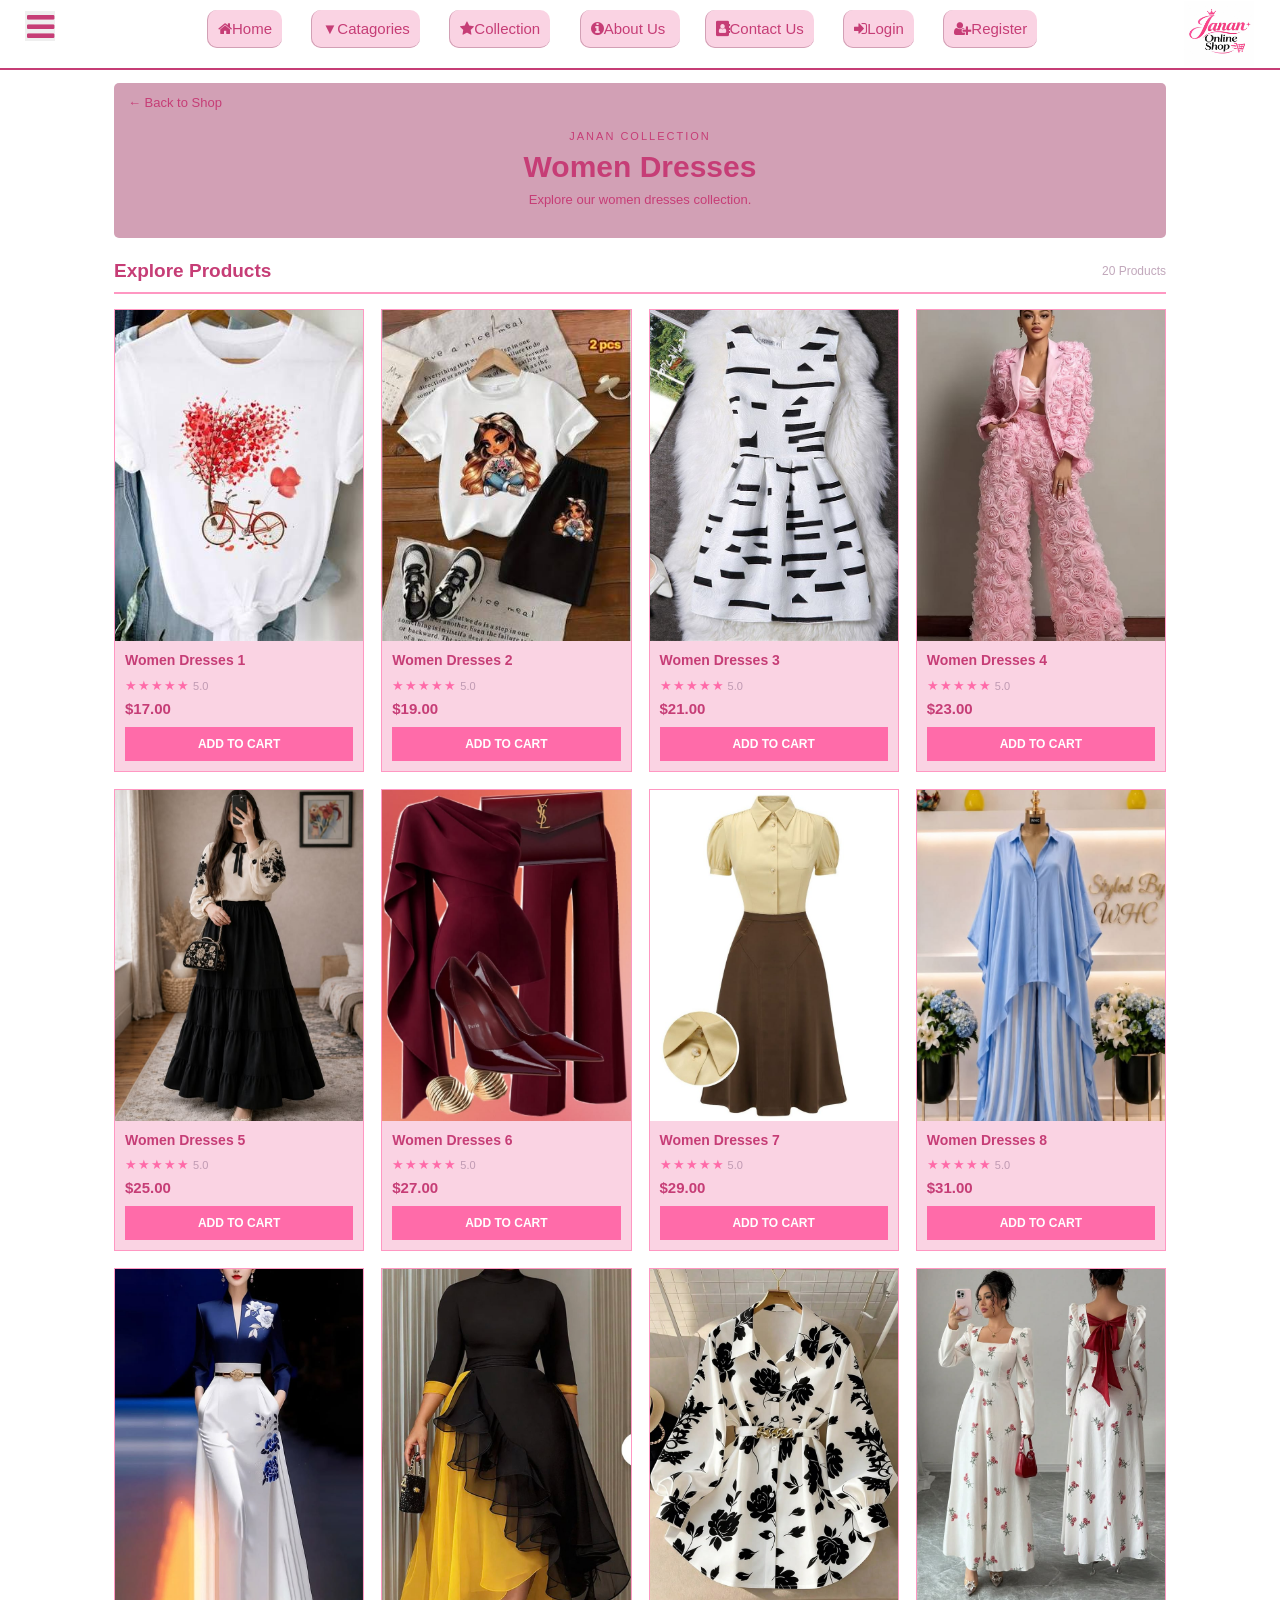
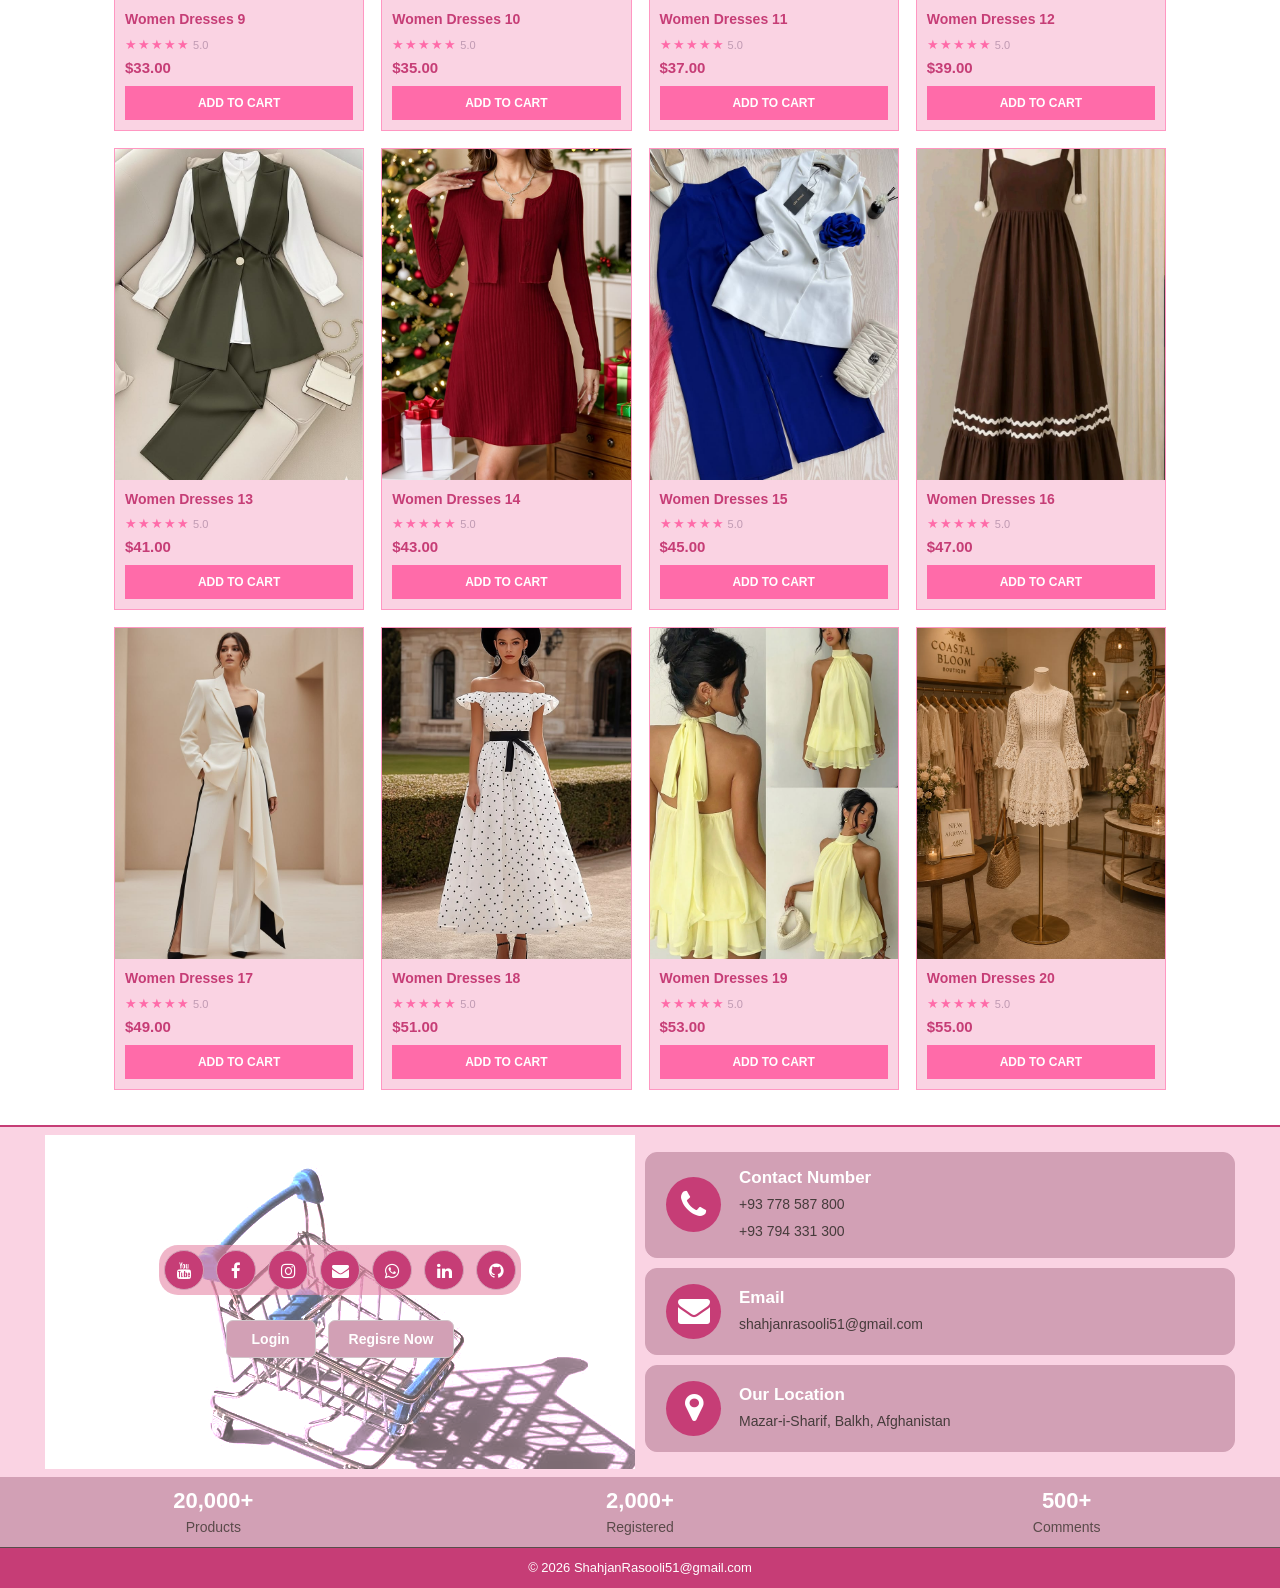
<file: collection.html>
<!DOCTYPE html>
<html lang="en">
<head>
    <meta charset="UTF-8">
    <meta name="viewport" content="width=device-width, initial-scale=1.0">
    <title>collection</title>
    <link rel="stylesheet" href="./css/style.css">
    <link rel="stylesheet" href="./font-awesome/css/font-awesome.css">
    <link rel="stylesheet" href="./css/collection.css">
</head>
<body>
    <!-- .........................header............................ -->
    <header> 
        <nav>
            <div class="showMenu">
                    <!-- آیکن موجود در هدر -->
                    <button
                        type="button"
                        id="menuToggle"
                        class="menu-toggle"
                        aria-label="Open navigation menu"
                        aria-expanded="false"
                        aria-controls="jananDropdown"
                    >
                        <i class="fa fa-bars" aria-hidden="true"></i>
                    </button>
                </div>
            <div class="right">
                <div class="menu">
                <ul>
                    <li><a href="./index.html" target="_blank"><span class="fa fa-home"></span>Home</a></li>
                    <li><a href="./Catagories.html" target="_blank">▼Catagories</a></li>
                    <li><a href="./collection.html" target="_blank"><span class="fa fa-star"></span>Collection</a></li>
                    <li><a href="./about.html" target="_blank"><span class="fa fa-info-circle"></span>About Us </a></li>
                    <li><a href="./Contact.html" target="_blank"><span class="fa fa-address-book"></span>Contact Us</a></li>
                    <li><a href="./login.html" target="_blank"><span class="fa fa-sign-in"></span>Login</a></li>
                    <li><a href="./register.html" target="_blank"><span class="fa fa-user-plus"></span>Register</a></li>
                </ul>
                </div>
                <div class="left">
                <div class="img">
                    <img src="./image/logoLight.jpeg" alt="logo">
                </div>   
            </div>
            </div>
        </nav>
    </header>
     <!-- ................................................ DROPDOWN MENU -->

    <div class="menu-overlay" id="menuOverlay"></div>
    <nav
        class="janan-dropdown"
        id="jananDropdown"
        aria-label="Main navigation"
        aria-hidden="true"
        inert
    >
        <div class="dropdown-header">
            <div class="dropdown-brand">
                <span>JANAN</span>
                <small>Online Shop</small>
            </div>
            <button
                type="button"
                class="menu-close"
                id="menuClose"
                aria-label="Close navigation menu"
            >
                <i class="fa fa-times" aria-hidden="true"></i>
            </button>
        </div>
        <ul class="dropdown-list">
            <li>
                <a href="./index.html" target="_blank" class="menu-link">
                    <i class="fa fa-home" aria-hidden="true"></i>
                    <span>Home</span>
                </a>
            </li>
            <li class="has-submenu">
                <button
                    type="button"
                    class="submenu-toggle"
                    aria-expanded="false"
                    aria-controls="categoriesSubmenu"
                >
                    <span>
                        <i class="fa fa-th-large" aria-hidden="true"></i>
                        Categories
                    </span>
                    <i class="fa fa-chevron-down arrow" aria-hidden="true"></i>
                </button>
                <ul class="submenu" id="categoriesSubmenu" hidden>
                    <li><a href="./Catagories.html#women-fashion" target="_blank">Women's Fashion</a></li>
                    <li><a href="./Catagories.html#men-fashion" target="_blank">Men's Fashion</a></li>
                    <li><a href="./Catagories.html#children-fashion" target="_blank">Children's Fashion</a></li>
                    <li><a href="./Catagories.html#accessories" target="_blank">Jewelry & Accessories</a></li>
                </ul>
            </li>
            <li>
                <a href="./collection.html" target="_blank" class="menu-link">
                    <i class="fa fa-star" aria-hidden="true"></i>
                    <span>Collection</span>
                </a>
            </li>
            <li>
                <a href="./about.html" target="_blank" class="menu-link">
                    <i class="fa fa-heart" aria-hidden="true"></i>
                    <span>About Us</span>
                </a>
            </li>
            <li>
                <a href="./Contact.html" target="_blank" class="menu-link">
                    <i class="fa fa-envelope" aria-hidden="true"></i>
                    <span>Contact Us</span>
                </a>
            </li>
            <li>
                <a href="./login.html" target="_blank" class="menu-link">
                    <i class="fa fa-sign-in" aria-hidden="true"></i>
                    <span>Log in</span>
                </a>
            </li>
            <li>
                <a href="./register.html" target="_blank" class="menu-link">
                    <i class="fa fa-user-plus" aria-hidden="true"></i>
                    <span>Register</span>
                </a>
            </li>
        </ul>

        <div class="dropdown-footer">
            <p>Where Every Click Brings Something Beautiful.</p>
            <span>© Janan Online Shop</span>
        </div>
    </nav>

<!-- .......................................main. -->

    <main class="collection-page">

        <section class="collection-hero">
            <a href="./Catagories.html" class="back-link">
                &larr; Back to Shop
            </a>

            <span class="collection-label">JANAN COLLECTION</span>

            <h1 id="collection-title">Our Collection</h1>

            <p id="collection-description">
                Discover your favorite style.
            </p>
        </section>

        <section class="products-section">
            <div class="products-heading">
                <h2>Explore Products</h2>
                <span id="product-count">20 Products</span>
            </div>

            <div id="products-grid" class="products-grid"></div>

            <p id="empty-message" hidden>
                No products found in this collection.
            </p>
        </section>

        <div id="cart-message" class="cart-message"
             role="status" aria-live="polite"></div>

    </main>

    
    <!-- ..................... FOOTER...............-->
    <footer class="footer">

        <div class="footer-main">

            <!-- LEFT SIDE -->
            <div class="footer-left">
                <!-- Social Media -->
                <div class="footer-social">
                    <a href="https://youtube.com/@shahjanrasooli-x5p?si=QmDTnYah4IqXJ6ZF"
                    target="_blank"
                    aria-label="YouTube">
                        <i class="fa fa-youtube"></i>
                    </a>

                    <a href="https://www.facebook.com/share/1CmfFQXp4T/"
                    target="_blank"
                    aria-label="Facebook">
                        <i class="fa fa-facebook"></i>
                    </a>

                    <a href="https://instagram.com/designx_learning_academy?stkn=MWkzbnJyMzlkZXVndg%3D%3D"
                    target="_blank"
                    aria-label="Instagram">
                        <i class="fa fa-instagram"></i>
                    </a>

                    <a href="mailto:shahjanrasooli51@gmail.com"
                    aria-label="Email">
                        <i class="fa fa-envelope"></i>
                    </a>

                    <a href="https://wa.me/93778587800"
                    target="_blank"
                    aria-label="WhatsApp">
                        <i class="fa fa-whatsapp"></i>
                    </a>

                    <a href="https://www.linkedin.com/in/shah-jan-rasooli-017382436/"
                    target="_blank"
                    aria-label="LinkedIn">
                        <i class="fa fa-linkedin"></i>
                    </a>

                    <a href="https://github.com/ShahJan-Ai"
                    target="_blank"
                    aria-label="GitHub">
                        <i class="fa fa-github"></i>
                    </a>
                </div>

                <!-- Authentication -->
                <div class="footer-auth">
                    <a href="./login.html" target="_blank" class="auth-btn">
                        Login
                    </a>
                    <a href="./register.html" target="_blank" class="auth-btn">
                        Regisre Now
                    </a>
                </div>
            </div>
            <!-- RIGHT SIDE -->
            <div class="footer-right">
                <!-- Contact Number -->
                <div class="contact-card">
                    <div class="contact-icon">
                        <i class="fa fa-phone"></i>
                    </div>
                    <div class="contact-info">
                        <h3>Contact Number</h3>
                        <a href="tel:+93778587800">
                            +93 778 587 800
                        </a>
                        <a href="tel:+93794331300">
                            +93 794 331 300
                        </a>
                    </div>
                </div>
                <!-- Email -->
                <div class="contact-card">
                    <div class="contact-icon">
                        <i class="fa fa-envelope"></i>
                    </div>
                    <div class="contact-info">
                        <h3>Email</h3>
                        <a href="mailto:shahjanrasooli51@gmail.com">
                            shahjanrasooli51@gmail.com
                        </a>
                    </div>
                </div>

                <!-- Location -->
                <div class="contact-card">
                    <div class="contact-icon">
                        <i class="fa fa-map-marker"></i>
                    </div>

                    <div class="contact-info">
                        <h3>Our Location</h3>
                        <p>
                            Mazar-i-Sharif, Balkh, Afghanistan
                        </p>
                    </div>
                </div>
            </div>
        </div>


    <!-- ..................... FOOTER. STATS..............-->
        <div class="footer-stats">
            <div class="stat-box">
                <strong>20,000+</strong>
                <span>Products</span>
            </div>
            <div class="stat-box">
                <strong>2,000+</strong>
                <span>Registered</span>
            </div>
            <div class="stat-box">
                <strong>500+</strong>
                <span>Comments</span>
            </div>
        </div>

        <!--  COPYRIGHT  -->
        <div class="footer-bottom">
            <p>
                &copy; 2026 ShahjanRasooli51@gmail.com
            </p>
        </div>
    </footer>
    <script src="./js/collection.js"></script>
    <script src="./js/index.js"></script>


</body>
</html>
</file>
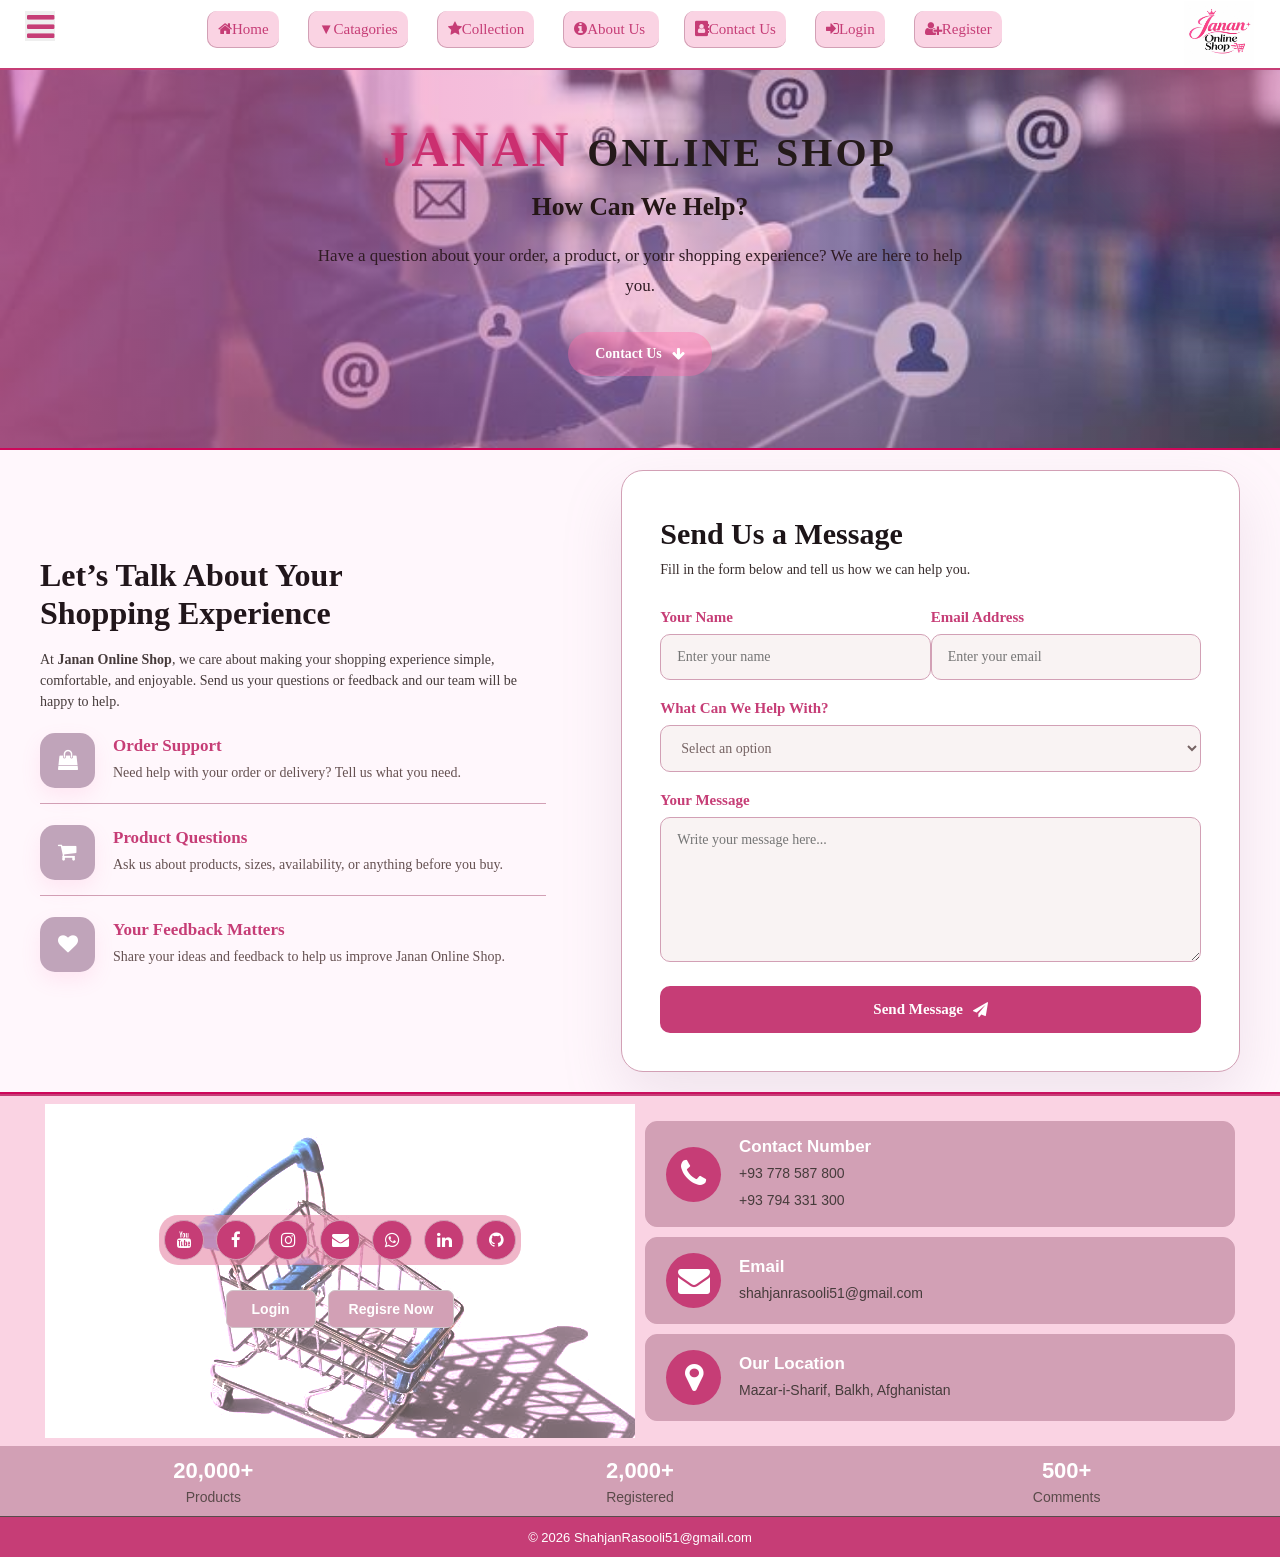
<file: Contact.html>
<!DOCTYPE html>
<html lang="en">
<head>
    <meta charset="UTF-8">
    <meta name="viewport" content="width=device-width, initial-scale=1.0">
    <title>Online shop/contact</title>
    <link rel="stylesheet" href="./css/style.css">
    <link rel="stylesheet" href="./font-awesome/css/font-awesome.css">
    <link rel="stylesheet" href="./css/contact.css">
</head>
<body>
    <!-- .........................header............................ -->
    <header> 
        <nav>
            <div class="showMenu">
                    <!-- آیکن موجود در هدر -->
                    <button
                        type="button"
                        id="menuToggle"
                        class="menu-toggle"
                        aria-label="Open navigation menu"
                        aria-expanded="false"
                        aria-controls="jananDropdown"
                    >
                        <i class="fa fa-bars" aria-hidden="true"></i>
                    </button>
                </div>
            <div class="right">
                <div class="menu">
                <ul>
                    <li><a href="./index.html" target="_blank"><span class="fa fa-home"></span>Home</a></li>
                    <li><a href="./Catagories.html" target="_blank">▼Catagories</a></li>
                    <li><a href="./collection.html" target="_blank"><span class="fa fa-star"></span>Collection</a></li>
                    <li><a href="./about.html" target="_blank"><span class="fa fa-info-circle"></span>About Us </a></li>
                    <li><a href="./Contact.html" target="_blank"><span class="fa fa-address-book"></span>Contact Us</a></li>
                    <li><a href="./login.html" target="_blank"><span class="fa fa-sign-in"></span>Login</a></li>
                    <li><a href="./register.html" target="_blank"><span class="fa fa-user-plus"></span>Register</a></li>
                </ul>
                </div>
                <div class="left">
                <div class="img">
                    <img src="./image/logoLight.jpeg" alt="logo">
                </div>   
            </div>
            </div>
        </nav>
    </header>
     <!-- JANAN DROPDOWN MENU -->

<div class="menu-overlay" id="menuOverlay"></div>
<nav
    class="janan-dropdown"
    id="jananDropdown"
    aria-label="Main navigation"
    aria-hidden="true"
    inert
>
    <div class="dropdown-header">
        <div class="dropdown-brand">
            <span>JANAN</span>
            <small>Online Shop</small>
        </div>
        <button
            type="button"
            class="menu-close"
            id="menuClose"
            aria-label="Close navigation menu"
        >
            <i class="fa fa-times" aria-hidden="true"></i>
        </button>
    </div>
    <ul class="dropdown-list">
        <li>
            <a href="./index.html" target="_blank" class="menu-link">
                <i class="fa fa-home" aria-hidden="true"></i>
                <span>Home</span>
            </a>
        </li>
        <li class="has-submenu">
            <button
                type="button"
                class="submenu-toggle"
                aria-expanded="false"
                aria-controls="categoriesSubmenu"
            >
                <span>
                    <i class="fa fa-th-large" aria-hidden="true"></i>
                    Categories
                </span>
                <i class="fa fa-chevron-down arrow" aria-hidden="true"></i>
            </button>
            <ul class="submenu" id="categoriesSubmenu" hidden>
                <li><a href="./Catagories.html#women-fashion" target="_blank">Women's Fashion</a></li>
                <li><a href="./Catagories.html#men-fashion" target="_blank">Men's Fashion</a></li>
                <li><a href="./Catagories.html#children-fashion" target="_blank">Children's Fashion</a></li>
                <li><a href="./Catagories.html#accessories" target="_blank">Jewelry & Accessories</a></li>
            </ul>
        </li>
        <li>
            <a href="./collection.html" target="_blank" class="menu-link">
                <i class="fa fa-star" aria-hidden="true"></i>
                <span>Collection</span>
            </a>
        </li>
        <li>
            <a href="./about.html" target="_blank" class="menu-link">
                <i class="fa fa-heart" aria-hidden="true"></i>
                <span>About Us</span>
            </a>
        </li>
        <li>
            <a href="./Contact.html" target="_blank" class="menu-link">
                <i class="fa fa-envelope" aria-hidden="true"></i>
                <span>Contact Us</span>
            </a>
        </li>
        <li>
            <a href="./login.html" target="_blank" class="menu-link">
                <i class="fa fa-sign-in" aria-hidden="true"></i>
                <span>Log in</span>
            </a>
        </li>
        <li>
            <a href="./register.html" target="_blank" class="menu-link">
                <i class="fa fa-user-plus" aria-hidden="true"></i>
                <span>Register</span>
            </a>
        </li>
    </ul>

    <div class="dropdown-footer">
        <p>Where Every Click Brings Something Beautiful.</p>
        <span>© Janan Online Shop</span>
    </div>
</nav>



    <main class="contact-page">
        <!-- ........CONTACT HERO......... -->
        <section class="contact-hero">
            <div class="contact-hero-content">
                <h1><span>JANAN </span>ONLINE SHOP</h1>
                <h2>How Can We Help?</h2>
                <p>
                    Have a question about your order, a product, or your
                    shopping experience? We are here to help you.
                </p>

                <a href="#contact-form" class="hero-contact-btn">
                    Contact Us
                    <i class="fa fa-arrow-down"></i>
                </a>
            </div>
        </section>

        <!-- CONTACT CONTENT -->
        <section class="contact-section">
            <div class="contact-container">
                <div class="contact-info">
                    <h2>Let’s Talk About Your Shopping Experience</h2>
                    <p class="contact-description">
                        At <b> Janan Online Shop</b>, we care about making your shopping
                        experience simple, comfortable, and enjoyable.
                        Send us your questions or feedback and our team will
                        be happy to help.
                    </p>
                    <!-- Support Card -->
                    <div class="support-card">
                        <div class="support-icon">
                            <i class="fa fa-shopping-bag"></i>
                        </div>
                        <div>
                            <h3>Order Support</h3>
                            <p>
                                Need help with your order or delivery?
                                Tell us what you need.
                            </p>
                        </div>
                    </div>


                    <!-- Product Card -->
                    <div class="support-card">
                        <div class="support-icon">
                            <i class="fa fa-shopping-cart"></i>
                        </div>
                        <div>
                            <h3>Product Questions</h3>
                            <p>
                                Ask us about products, sizes, availability,
                                or anything before you buy.
                            </p>
                        </div>
                    </div>


                    <!-- Feedback Card -->
                    <div class="support-card">
                        <div class="support-icon">
                            <i class="fa fa-heart"></i>
                        </div>
                        <div>
                            <h3>Your Feedback Matters</h3>
                            <p>
                                Share your ideas and feedback to help us
                                improve Janan Online Shop.
                            </p>
                        </div>
                    </div>
                </div>


                <!-- ==================== CONTACT FORM ==================== -->
                <div class="contact-form-wrapper" id="contact-form">
                    <form class="contact-form">
                        <div class="form-heading">
                            <h2>Send Us a Message</h2>
                            <p>
                                Fill in the form below and tell us how we
                                can help you.
                            </p>
                        </div>

                        <div class="form-row">
                            <div class="form-group">
                                <label for="name">
                                    Your Name
                                </label>
                                <input
                                    type="text"
                                    id="name"
                                    name="name"
                                    placeholder="Enter your name"
                                    required
                                >
                            </div>

                            <div class="form-group">
                                <label for="email">
                                    Email Address
                                </label>
                                <input
                                    type="email"
                                    id="email"
                                    name="email"
                                    placeholder="Enter your email"
                                    required
                                >
                            </div>
                        </div>

                        <div class="form-group">
                            <label for="subject">
                                What Can We Help With?
                            </label>
                            <select id="subject" name="subject" required>
                                <option value="" selected disabled>
                                    Select an option
                                </option>
                                <option value="order">
                                    My Order
                                </option>
                                <option value="product">
                                    Product Question
                                </option>
                                <option value="delivery">
                                    Delivery
                                </option>
                                <option value="return">
                                    Return or Exchange
                                </option>
                                <option value="feedback">
                                    Feedback
                                </option>
                                <option value="other">
                                    Other
                                </option>
                            </select>
                        </div>


                        <div class="form-group">
                            <label for="message">
                                Your Message
                            </label>
                            <textarea
                                id="message"
                                name="message"
                                rows="6"
                                placeholder="Write your message here..."
                                required
                            ></textarea>
                        </div>

                        <button
                            type="submit"
                            class="contact-btn"
                        >
                            Send Message
                            <i class="fa fa-paper-plane"></i>
                        </button>
                    </form>
                </div>
            </div>
        </section>
    </main>

        
    <!-- ..................... FOOTER...............-->
    <footer class="footer">
        <div class="footer-main">
            <!-- LEFT SIDE -->
            <div class="footer-left">
                <!-- Social Media -->
                <div class="footer-social">
                    <a href="https://youtube.com/@shahjanrasooli-x5p?si=QmDTnYah4IqXJ6ZF"
                    target="_blank"
                    aria-label="YouTube">
                        <i class="fa fa-youtube"></i>
                    </a>

                    <a href="https://www.facebook.com/share/1CmfFQXp4T/"
                    target="_blank"
                    aria-label="Facebook">
                        <i class="fa fa-facebook"></i>
                    </a>

                    <a href="https://instagram.com/designx_learning_academy?stkn=MWkzbnJyMzlkZXVndg%3D%3D"
                    target="_blank"
                    aria-label="Instagram">
                        <i class="fa fa-instagram"></i>
                    </a>

                    <a href="mailto:shahjanrasooli51@gmail.com"
                    aria-label="Email">
                        <i class="fa fa-envelope"></i>
                    </a>

                    <a href="https://wa.me/93778587800"
                    target="_blank"
                    aria-label="WhatsApp">
                        <i class="fa fa-whatsapp"></i>
                    </a>

                    <a href="https://www.linkedin.com/in/shah-jan-rasooli-017382436/"
                    target="_blank"
                    aria-label="LinkedIn">
                        <i class="fa fa-linkedin"></i>
                    </a>

                    <a href="https://github.com/ShahJan-Ai"
                    target="_blank"
                    aria-label="GitHub">
                        <i class="fa fa-github"></i>
                    </a>
                </div>

                <!-- Authentication -->
                <div class="footer-auth">
                    <a href="./login.html" target="_blank" class="auth-btn">
                        Login
                    </a>
                    <a href="./register.html" target="_blank" class="auth-btn">
                        Regisre Now
                    </a>
                </div>
            </div>
            <!-- RIGHT SIDE -->
            <div class="footer-right">
                <!-- Contact Number -->
                <div class="contact-card">
                    <div class="contact-icon">
                        <i class="fa fa-phone"></i>
                    </div>
                    <div class="contact-info">
                        <h3>Contact Number</h3>
                        <a href="tel:+93778587800">
                            +93 778 587 800
                        </a>
                        <a href="tel:+93794331300">
                            +93 794 331 300
                        </a>
                    </div>
                </div>
                <!-- Email -->
                <div class="contact-card">
                    <div class="contact-icon">
                        <i class="fa fa-envelope"></i>
                    </div>
                    <div class="contact-info">
                        <h3>Email</h3>
                        <a href="mailto:shahjanrasooli51@gmail.com">
                            shahjanrasooli51@gmail.com
                        </a>
                    </div>
                </div>

                <!-- Location -->
                <div class="contact-card">
                    <div class="contact-icon">
                        <i class="fa fa-map-marker"></i>
                    </div>

                    <div class="contact-info">
                        <h3>Our Location</h3>
                        <p>
                            Mazar-i-Sharif, Balkh, Afghanistan
                        </p>
                    </div>
                </div>
            </div>
        </div>


    <!-- ..................... FOOTER. STATS..............-->
        <div class="footer-stats">
            <div class="stat-box">
                <strong>20,000+</strong>
                <span>Products</span>
            </div>
            <div class="stat-box">
                <strong>2,000+</strong>
                <span>Registered</span>
            </div>
            <div class="stat-box">
                <strong>500+</strong>
                <span>Comments</span>
            </div>
        </div>

        <!--  COPYRIGHT  -->
        <div class="footer-bottom">
            <p>
                &copy; 2026 ShahjanRasooli51@gmail.com
            </p>
        </div>
    </footer>
    <script src="js/index.js"></script>


</body>
</html>
</file>
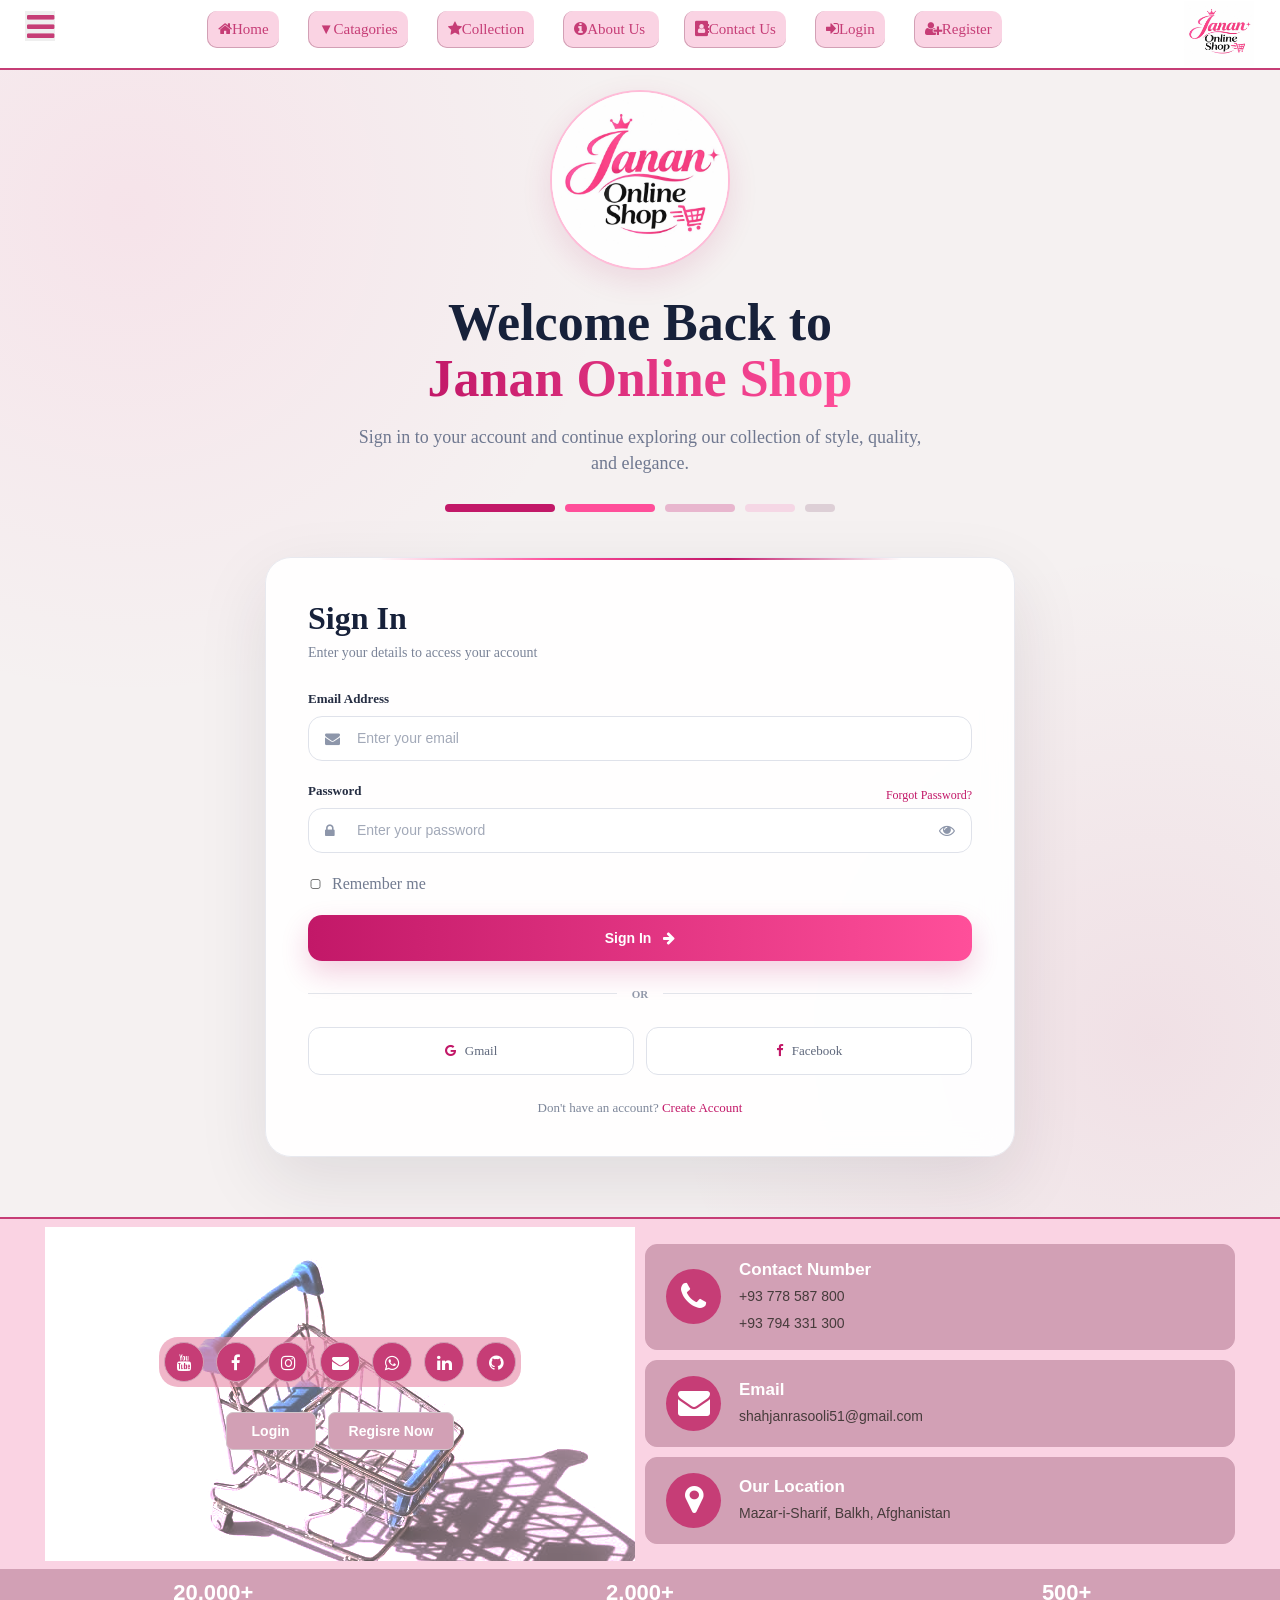
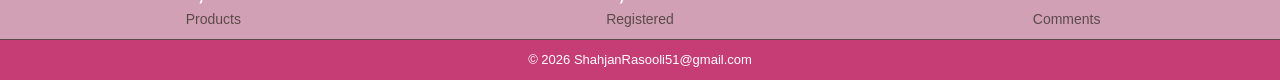
<file: login.html>
<!DOCTYPE html>
<html lang="en">
<head>
    <meta charset="UTF-8">
    <meta name="viewport" content="width=device-width, initial-scale=1.0">
    <title>Online shop/login</title>
    <link rel="stylesheet" href="./css/style.css">
    <link rel="stylesheet" href="./font-awesome/css/font-awesome.css">
    <link rel="stylesheet" href="./css/login.css">
</head>
<body>
    <!-- .........................header............................ -->
        <header> 
        <nav>
            <div class="showMenu">
                    <!-- آیکن موجود در هدر -->
                    <button
                        type="button"
                        id="menuToggle"
                        class="menu-toggle"
                        aria-label="Open navigation menu"
                        aria-expanded="false"
                        aria-controls="jananDropdown"
                    >
                        <i class="fa fa-bars" aria-hidden="true"></i>
                    </button>
                </div>
            <div class="right">
                <div class="menu">
                <ul>
                    <li><a href="./index.html" target="_blank"><span class="fa fa-home"></span>Home</a></li>
                    <li><a href="./Catagories.html" target="_blank">▼Catagories</a></li>
                    <li><a href="./collection.html" target="_blank"><span class="fa fa-star"></span>Collection</a></li>
                    <li><a href="./about.html" target="_blank"><span class="fa fa-info-circle"></span>About Us </a></li>
                    <li><a href="./Contact.html" target="_blank"><span class="fa fa-address-book"></span>Contact Us</a></li>
                    <li><a href="./login.html" target="_blank"><span class="fa fa-sign-in"></span>Login</a></li>
                    <li><a href="./register.html" target="_blank"><span class="fa fa-user-plus"></span>Register</a></li>
                </ul>
                </div>
                <div class="left">
                <div class="img">
                    <img src="./image/logoLight.jpeg" alt="logo">
                </div>   
            </div>
            </div>
        </nav>
    </header>
     <!-- JANAN DROPDOWN MENU -->

<div class="menu-overlay" id="menuOverlay"></div>
<nav
    class="janan-dropdown"
    id="jananDropdown"
    aria-label="Main navigation"
    aria-hidden="true"
    inert
>
    <div class="dropdown-header">
        <div class="dropdown-brand">
            <span>JANAN</span>
            <small>Online Shop</small>
        </div>
        <button
            type="button"
            class="menu-close"
            id="menuClose"
            aria-label="Close navigation menu"
        >
            <i class="fa fa-times" aria-hidden="true"></i>
        </button>
    </div>
    <ul class="dropdown-list">
        <li>
            <a href="./index.html" target="_blank" class="menu-link">
                <i class="fa fa-home" aria-hidden="true"></i>
                <span>Home</span>
            </a>
        </li>
        <li class="has-submenu">
            <button
                type="button"
                class="submenu-toggle"
                aria-expanded="false"
                aria-controls="categoriesSubmenu"
            >
                <span>
                    <i class="fa fa-th-large" aria-hidden="true"></i>
                    Categories
                </span>
                <i class="fa fa-chevron-down arrow" aria-hidden="true"></i>
            </button>
            <ul class="submenu" id="categoriesSubmenu" hidden>
                <li><a href="./Catagories.html#women-fashion" target="_blank">Women's Fashion</a></li>
                <li><a href="./Catagories.html#men-fashion" target="_blank">Men's Fashion</a></li>
                <li><a href="./Catagories.html#children-fashion" target="_blank">Children's Fashion</a></li>
                <li><a href="./Catagories.html#accessories" target="_blank">Jewelry & Accessories</a></li>
            </ul>
        </li>
        <li>
            <a href="./collection.html" target="_blank" class="menu-link">
                <i class="fa fa-star" aria-hidden="true"></i>
                <span>Collection</span>
            </a>
        </li>
        <li>
            <a href="./about.html" target="_blank" class="menu-link">
                <i class="fa fa-heart" aria-hidden="true"></i>
                <span>About Us</span>
            </a>
        </li>
        <li>
            <a href="./Contact.html" target="_blank" class="menu-link">
                <i class="fa fa-envelope" aria-hidden="true"></i>
                <span>Contact Us</span>
            </a>
        </li>
        <li>
            <a href="./login.html" target="_blank" class="menu-link">
                <i class="fa fa-sign-in" aria-hidden="true"></i>
                <span>Log in</span>
            </a>
        </li>
        <li>
            <a href="./register.html" target="_blank" class="menu-link">
                <i class="fa fa-user-plus" aria-hidden="true"></i>
                <span>Register</span>
            </a>
        </li>
    </ul>

    <div class="dropdown-footer">
        <p>Where Every Click Brings Something Beautiful.</p>
        <span>© Janan Online Shop</span>
    </div>
</nav>


<!-- ...................................................................................HERO -->
    <section class="login-section">
        <div class="login-container">

            <!-- Left Side -->
            <div class="login-intro">
                <div class="login-logo">
                    <img src="./image/logoLight.jpeg" alt="Janan Online Shop">
                </div>
                <h1>
                    Welcome Back to
                    <span>Janan Online Shop </span>
                </h1>
                <p>
                    Sign in to your account and continue exploring
                    our collection of style, quality, and elegance.
                </p>
                <div class="login-decoration">
                    <span></span>
                    <span></span>
                    <span></span>
                    <span></span>
                    <span></span>
                </div>
            </div>


            <!-- Login Card -->
            <div class="login-card">
                <div class="login-heading">
                    <h2>Sign In</h2>
                    <p>Enter your details to access your account</p>
                </div>


                <form class="login-form">

                    <!-- Email -->
                    <div class="input-group">
                        <label for="email">Email Address</label>

                        <div class="input-box">
                            <i class="fa fa-envelope"></i>
                            <input
                                type="email"
                                id="email"
                                placeholder="Enter your email"
                                required
                            >
                        </div>
                    </div>


                    <!-- Password -->
                    <div class="input-group">
                        <div class="password-label">
                            <label for="password">Password</label>
                            <a href="#">Forgot Password?</a>
                        </div>
                        <div class="input-box">
                            <i class="fa fa-lock"></i>
                            <input
                                type="password"
                                id="password"
                                placeholder="Enter your password"
                                required
                            >
                            <i class="fa fa-eye password-toggle"></i>
                        </div>
                    </div>
                    <!-- Remember -->
                    <div class="login-options">
                        <label class="remember">
                            <input type="checkbox">
                            <span>Remember me</span>
                        </label>
                    </div>
                    <!-- Button -->
                    <button type="submit" class="login-btn">
                        <span>Sign In</span>
                        <i class="fa fa-arrow-right"></i>
                    </button>
                    <!-- Divider -->
                    <div class="login-divider">
                        <span>OR</span>
                    </div>

                    <!-- Social Login -->
                    <div class="social-login">

                        <a href="mailto:shahjanrasooli51@gmail.com" target="_blank" class="social-btn">
                            <i class="fa fa-google"></i>
                            Gmail
                        </a>
                        <a href="https://www.facebook.com/share/1CmfFQXp4T/"
                    target="_blank" class="social-btn">
                            <i class="fa fa-facebook"></i>
                            Facebook
                        </a>
                    </div>
                    <!-- Register -->
                    <p class="register-text">
                        Don't have an account?
                        <a href="./register.html" target="_blank">Create Account</a>
                    </p>
                </form>
            </div>
        </div>
    </section>

    <!-- ..................... FOOTER...............-->
    <!-- .....................MAIN  FOOTER...............-->
    <footer class="footer">

        <div class="footer-main">

            <!-- LEFT SIDE -->
            <div class="footer-left">
                <!-- Social Media -->
                <div class="footer-social">
                    <a href="https://youtube.com/@shahjanrasooli-x5p?si=QmDTnYah4IqXJ6ZF"
                    target="_blank"
                    aria-label="YouTube">
                        <i class="fa fa-youtube"></i>
                    </a>

                    <a href="https://www.facebook.com/share/1CmfFQXp4T/"
                    target="_blank"
                    aria-label="Facebook">
                        <i class="fa fa-facebook"></i>
                    </a>

                    <a href="https://instagram.com/designx_learning_academy?stkn=MWkzbnJyMzlkZXVndg%3D%3D"
                    target="_blank"
                    aria-label="Instagram">
                        <i class="fa fa-instagram"></i>
                    </a>

                    <a href="mailto:shahjanrasooli51@gmail.com"
                    aria-label="Email">
                        <i class="fa fa-envelope"></i>
                    </a>

                    <a href="https://wa.me/93778587800"
                    target="_blank"
                    aria-label="WhatsApp">
                        <i class="fa fa-whatsapp"></i>
                    </a>

                    <a href="https://www.linkedin.com/in/shah-jan-rasooli-017382436/"
                    target="_blank"
                    aria-label="LinkedIn">
                        <i class="fa fa-linkedin"></i>
                    </a>

                    <a href="https://github.com/ShahJan-Ai"
                    target="_blank"
                    aria-label="GitHub">
                        <i class="fa fa-github"></i>
                    </a>
                </div>

                <!-- Authentication -->
                <div class="footer-auth">
                    <a href="./login.html" target="_blank" class="auth-btn">
                        Login
                    </a>
                    <a href="./register.html" target="_blank" class="auth-btn">
                        Regisre Now
                    </a>
                </div>
            </div>
            <!-- RIGHT SIDE -->
            <div class="footer-right">
                <!-- Contact Number -->
                <div class="contact-card">
                    <div class="contact-icon">
                        <i class="fa fa-phone"></i>
                    </div>
                    <div class="contact-info">
                        <h3>Contact Number</h3>
                        <a href="tel:+93778587800">
                            +93 778 587 800
                        </a>
                        <a href="tel:+93794331300">
                            +93 794 331 300
                        </a>
                    </div>
                </div>
                <!-- Email -->
                <div class="contact-card">
                    <div class="contact-icon">
                        <i class="fa fa-envelope"></i>
                    </div>
                    <div class="contact-info">
                        <h3>Email</h3>
                        <a href="mailto:shahjanrasooli51@gmail.com" target="_blank">
                            shahjanrasooli51@gmail.com
                        </a>
                    </div>
                </div>

                <!-- Location -->
                <div class="contact-card">
                    <div class="contact-icon">
                        <i class="fa fa-map-marker"></i>
                    </div>

                    <div class="contact-info">
                        <h3>Our Location</h3>
                        <p>
                            Mazar-i-Sharif, Balkh, Afghanistan
                        </p>
                    </div>
                </div>
            </div>
        </div>


    <!-- ..................... FOOTER. STATS..............-->
        <div class="footer-stats">
            <div class="stat-box">
                <strong>20,000+</strong>
                <span>Products</span>
            </div>
            <div class="stat-box">
                <strong>2,000+</strong>
                <span>Registered</span>
            </div>
            <div class="stat-box">
                <strong>500+</strong>
                <span>Comments</span>
            </div>
        </div>

        <!--  COPYRIGHT  -->
        <div class="footer-bottom">
            <p>
                &copy; 2026 ShahjanRasooli51@gmail.com
            </p>
        </div>
    </footer>
    <script src="./js/index.js"></script>

</body>
</html>
</file>
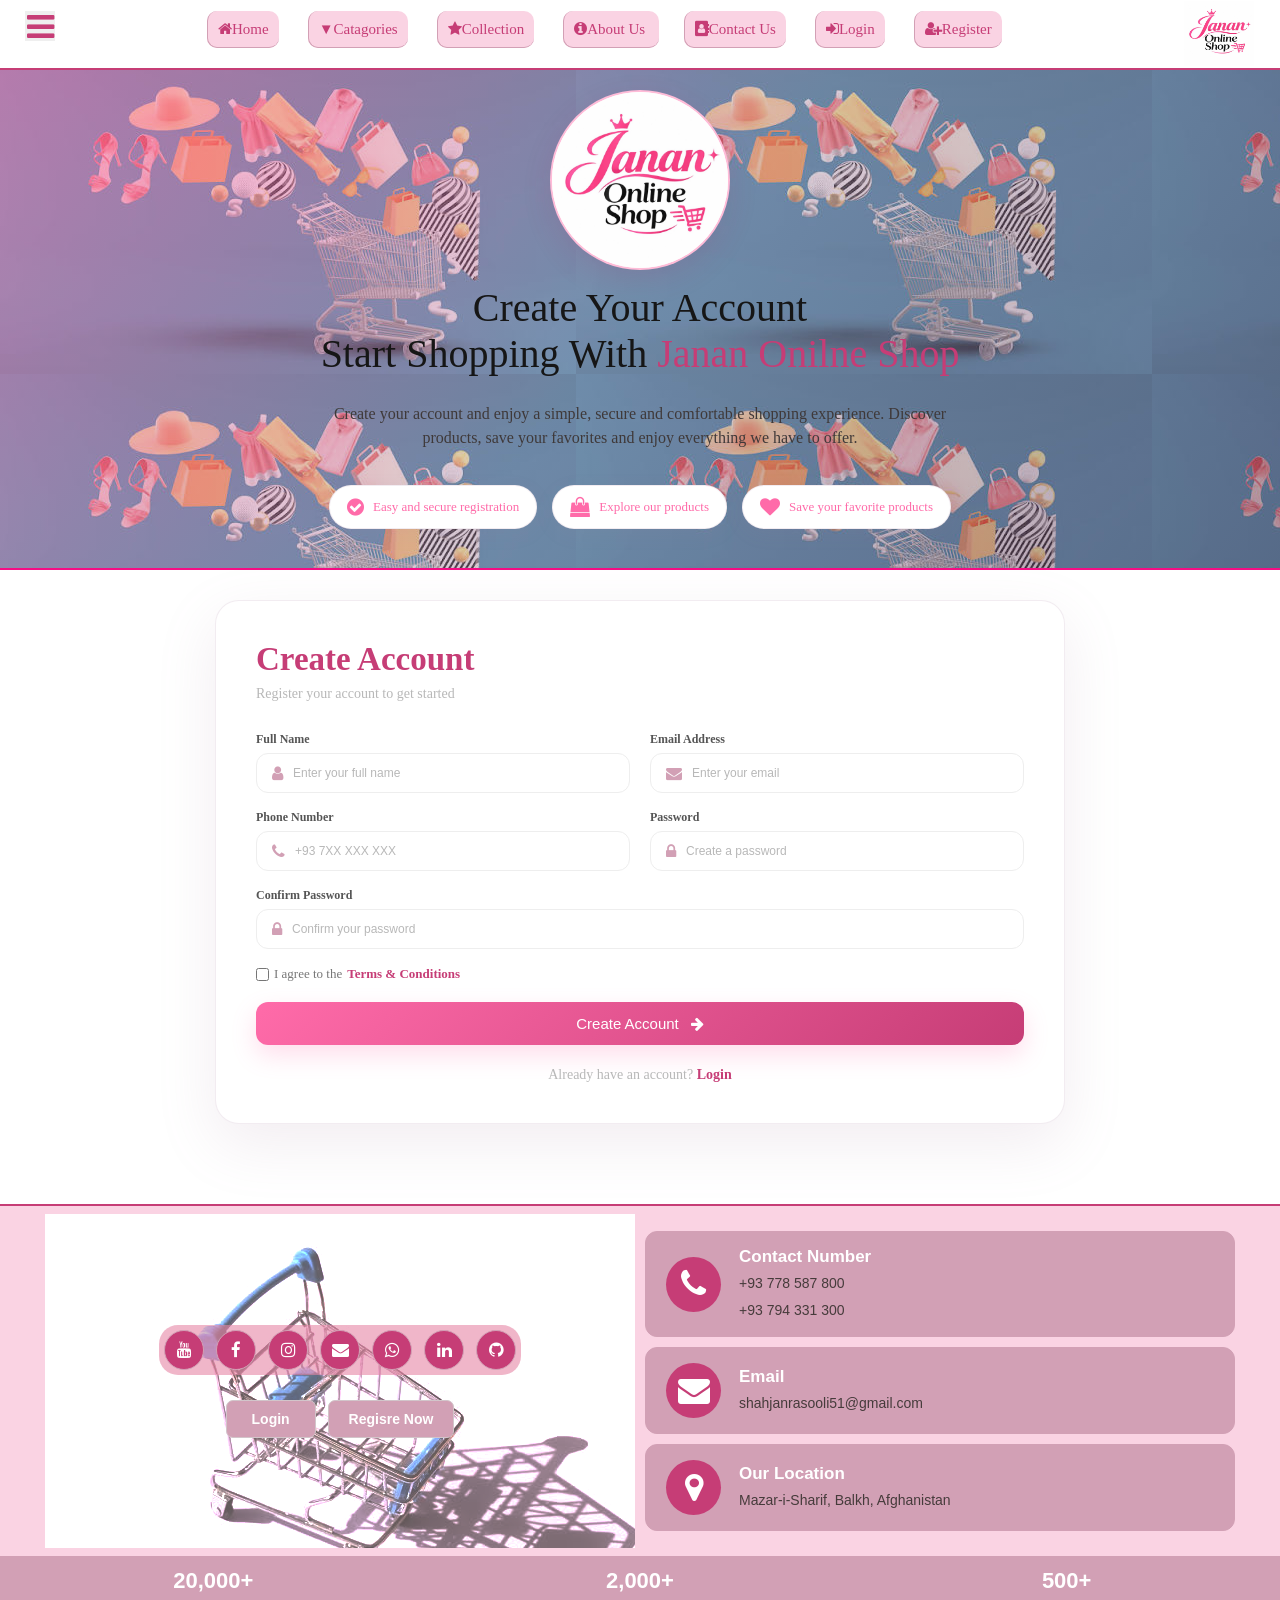
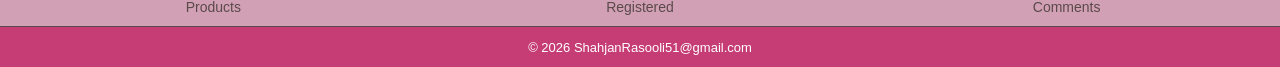
<file: register.html>
<!DOCTYPE html>
<html lang="en">
<head>
    <meta charset="UTF-8">
    <meta name="viewport" content="width=device-width, initial-scale=1.0">
    <title>Online shop/register</title>
    <link rel="stylesheet" href="./css/style.css">
    <link rel="stylesheet" href="./font-awesome/css/font-awesome.css">
    <link rel="stylesheet" href="./css/register.css">

</head>
<body>
    <!-- .........................header............................ -->
     <header> 
        <nav>
            <div class="showMenu">
                    <!-- آیکن موجود در هدر -->
                    <button
                        type="button"
                        id="menuToggle"
                        class="menu-toggle"
                        aria-label="Open navigation menu"
                        aria-expanded="false"
                        aria-controls="jananDropdown"
                    >
                        <i class="fa fa-bars" aria-hidden="true"></i>
                    </button>
                </div>
            <div class="right">
                <div class="menu">
                <ul>
                    <li><a href="./index.html" target="_blank"><span class="fa fa-home"></span>Home</a></li>
                    <li><a href="./Catagories.html" target="_blank">▼Catagories</a></li>
                    <li><a href="./collection.html" target="_blank"><span class="fa fa-star"></span>Collection</a></li>
                    <li><a href="./about.html" target="_blank"><span class="fa fa-info-circle"></span>About Us </a></li>
                    <li><a href="./Contact.html" target="_blank"><span class="fa fa-address-book"></span>Contact Us</a></li>
                    <li><a href="./login.html" target="_blank"><span class="fa fa-sign-in"></span>Login</a></li>
                    <li><a href="./register.html" target="_blank"><span class="fa fa-user-plus"></span>Register</a></li>
                </ul>
                </div>
                <div class="left">
                <div class="img">
                    <img src="./image/logoLight.jpeg" alt="logo">
                </div>   
            </div>
            </div>
        </nav>
    </header>
     <!-- JANAN DROPDOWN MENU -->

<div class="menu-overlay" id="menuOverlay"></div>
<nav
    class="janan-dropdown"
    id="jananDropdown"
    aria-label="Main navigation"
    aria-hidden="true"
    inert
>
    <div class="dropdown-header">
        <div class="dropdown-brand">
            <span>JANAN</span>
            <small>Online Shop</small>
        </div>
        <button
            type="button"
            class="menu-close"
            id="menuClose"
            aria-label="Close navigation menu"
        >
            <i class="fa fa-times" aria-hidden="true"></i>
        </button>
    </div>
    <ul class="dropdown-list">
        <li>
            <a href="./index.html" target="_blank" class="menu-link">
                <i class="fa fa-home" aria-hidden="true"></i>
                <span>Home</span>
            </a>
        </li>
        <li class="has-submenu">
            <button
                type="button"
                class="submenu-toggle"
                aria-expanded="false"
                aria-controls="categoriesSubmenu"
            >
                <span>
                    <i class="fa fa-th-large" aria-hidden="true"></i>
                    Categories
                </span>
                <i class="fa fa-chevron-down arrow" aria-hidden="true"></i>
            </button>
            <ul class="submenu" id="categoriesSubmenu" hidden>
                <li><a href="./Catagories.html#women-fashion" target="_blank">Women's Fashion</a></li>
                <li><a href="./Catagories.html#men-fashion" target="_blank">Men's Fashion</a></li>
                <li><a href="./Catagories.html#children-fashion" target="_blank">Children's Fashion</a></li>
                <li><a href="./Catagories.html#accessories" target="_blank">Jewelry & Accessories</a></li>
            </ul>
        </li>
        <li>
            <a href="./collection.html" target="_blank" class="menu-link">
                <i class="fa fa-star" aria-hidden="true"></i>
                <span>Collection</span>
            </a>
        </li>
        <li>
            <a href="./about.html" target="_blank" class="menu-link">
                <i class="fa fa-heart" aria-hidden="true"></i>
                <span>About Us</span>
            </a>
        </li>
        <li>
            <a href="./Contact.html" target="_blank" class="menu-link">
                <i class="fa fa-envelope" aria-hidden="true"></i>
                <span>Contact Us</span>
            </a>
        </li>
        <li>
            <a href="./login.html" target="_blank" class="menu-link">
                <i class="fa fa-sign-in" aria-hidden="true"></i>
                <span>Log in</span>
            </a>
        </li>
        <li>
            <a href="./register.html" target="_blank" class="menu-link">
                <i class="fa fa-user-plus" aria-hidden="true"></i>
                <span>Register</span>
            </a>
        </li>
    </ul>

    <div class="dropdown-footer">
        <p>Where Every Click Brings Something Beautiful.</p>
        <span>© Janan Online Shop</span>
    </div>
</nav>


    <!-- ...................................................... -->
        <main class="register-page">
            <!-- Hero Section -->
            <section class="register-hero">
                <div class="hero-content">
                    <!-- Logo -->
                    <div class="register-logo">
                        <a href="./index.html">
                            <img src="./image/logoLight.jpeg" alt="Logo">
                        </a>
                    </div>
                    <h1>
                        Create Your Account<br>
                        Start Shopping With <span>Janan Onilne Shop </span>
                    </h1>
                    <p>
                        Create your account and enjoy a simple,
                        secure and comfortable shopping experience.
                        Discover products, save your favorites and
                        enjoy everything we have to offer.
                    </p>
                    <div class="register-benefits">
                        <div>
                            <i class="fa fa-check-circle"></i>
                            <span>Easy and secure registration</span>
                        </div>
                        <div>
                            <i class="fa fa-shopping-bag"></i>
                            <span>Explore our products</span>
                        </div>
                        <div>
                            <i class="fa fa-heart"></i>
                            <span>Save your favorite products</span>
                        </div>
                    </div>
                </div>
            </section>


            <!-- Registration Section -->
            <section class="registration-section">

                <div class="register-form">

                    <h2>Create Account</h2>

                    <p class="form-subtitle">
                        Register your account to get started
                    </p>

                    <form>

                        <div class="form-row">

                            <div class="form-group">
                                <label>Full Name</label>

                                <div class="input-box">
                                    <i class="fa fa-user"></i>
                                    <input
                                        type="text"
                                        placeholder="Enter your full name"
                                        required
                                    >
                                </div>
                            </div>

                            <div class="form-group">
                                <label>Email Address</label>

                                <div class="input-box">
                                    <i class="fa fa-envelope"></i>
                                    <input
                                        type="email"
                                        placeholder="Enter your email"
                                        required
                                    >
                                </div>
                            </div>
                        </div>


                        <div class="form-row">
                            <div class="form-group">
                                <label>Phone Number</label>
                                <div class="input-box">
                                    <i class="fa fa-phone"></i>
                                    <input
                                        type="tel"
                                        placeholder="+93 7XX XXX XXX"
                                        required
                                    >
                                </div>
                            </div>

                            <div class="form-group">
                                <label>Password</label>
                                <div class="input-box">
                                    <i class="fa fa-lock"></i>
                                    <input
                                        type="password"
                                        placeholder="Create a password"
                                        required
                                    >
                                </div>
                            </div>
                        </div>


                        <div class="form-group">
                            <label>Confirm Password</label>
                            <div class="input-box">
                                <i class="fa fa-lock"></i>
                                <input
                                    type="password"
                                    placeholder="Confirm your password"
                                    required
                                >
                            </div>
                        </div>


                        <div class="terms">
                            <label>
                                <input type="checkbox" required>

                                I agree to the
                                <a href="./about.html" target="_blank">Terms & Conditions</a>
                            </label>
                        </div>

                        <button type="submit" class="register-btn">
                            Create Account
                            <i class="fa fa-arrow-right"></i>
                        </button>

                    </form>
                    <div class="login-text">
                        Already have an account?
                        <a href="./login.html">Login</a>
                    </div>
                </div>
            </section>
    </main>




    
    <!-- ..................... FOOTER...............-->
    <!-- .....................MAIN  FOOTER...............-->
    <footer class="footer">

        <div class="footer-main">

            <!-- LEFT SIDE -->
            <div class="footer-left">
                <!-- Social Media -->
                <div class="footer-social">
                    <a href="https://youtube.com/@shahjanrasooli-x5p?si=QmDTnYah4IqXJ6ZF"
                    target="_blank"
                    aria-label="YouTube">
                        <i class="fa fa-youtube"></i>
                    </a>

                    <a href="https://www.facebook.com/share/1CmfFQXp4T/"
                    target="_blank"
                    aria-label="Facebook">
                        <i class="fa fa-facebook"></i>
                    </a>

                    <a href="https://instagram.com/designx_learning_academy?stkn=MWkzbnJyMzlkZXVndg%3D%3D"
                    target="_blank"
                    aria-label="Instagram">
                        <i class="fa fa-instagram"></i>
                    </a>

                    <a href="mailto:shahjanrasooli51@gmail.com"
                    aria-label="Email">
                        <i class="fa fa-envelope"></i>
                    </a>

                    <a href="https://wa.me/93778587800"
                    target="_blank"
                    aria-label="WhatsApp">
                        <i class="fa fa-whatsapp"></i>
                    </a>

                    <a href="https://www.linkedin.com/in/shah-jan-rasooli-017382436/"
                    target="_blank"
                    aria-label="LinkedIn">
                        <i class="fa fa-linkedin"></i>
                    </a>

                    <a href="https://github.com/ShahJan-Ai"
                    target="_blank"
                    aria-label="GitHub">
                        <i class="fa fa-github"></i>
                    </a>
                </div>

                <!-- Authentication -->
                <div class="footer-auth">
                    <a href="./login.html" target="_blank" class="auth-btn">
                        Login
                    </a>
                    <a href="./register.html" target="_blank" class="auth-btn">
                        Regisre Now
                    </a>
                </div>
            </div>
            <!-- RIGHT SIDE -->
            <div class="footer-right">
                <!-- Contact Number -->
                <div class="contact-card">
                    <div class="contact-icon">
                        <i class="fa fa-phone"></i>
                    </div>
                    <div class="contact-info">
                        <h3>Contact Number</h3>
                        <a href="tel:+93778587800">
                            +93 778 587 800
                        </a>
                        <a href="tel:+93794331300">
                            +93 794 331 300
                        </a>
                    </div>
                </div>
                <!-- Email -->
                <div class="contact-card">
                    <div class="contact-icon">
                        <i class="fa fa-envelope"></i>
                    </div>
                    <div class="contact-info">
                        <h3>Email</h3>
                        <a href="mailto:shahjanrasooli51@gmail.com">
                            shahjanrasooli51@gmail.com
                        </a>
                    </div>
                </div>

                <!-- Location -->
                <div class="contact-card">
                    <div class="contact-icon">
                        <i class="fa fa-map-marker"></i>
                    </div>

                    <div class="contact-info">
                        <h3>Our Location</h3>
                        <p>
                            Mazar-i-Sharif, Balkh, Afghanistan
                        </p>
                    </div>
                </div>
            </div>
        </div>


    <!-- ..................... FOOTER. STATS..............-->
        <div class="footer-stats">
            <div class="stat-box">
                <strong>20,000+</strong>
                <span>Products</span>
            </div>
            <div class="stat-box">
                <strong>2,000+</strong>
                <span>Registered</span>
            </div>
            <div class="stat-box">
                <strong>500+</strong>
                <span>Comments</span>
            </div>
        </div>

        <!--  COPYRIGHT  -->
        <div class="footer-bottom">
            <p>
                &copy; 2026 ShahjanRasooli51@gmail.com
            </p>
        </div>
    </footer>

    <script src="./js/index.js"></script>
</body>
</html>
</file>
<file: css/style.css>
:root {
    --color:#d2a0b5;
    --color1: #ff6ba9;
    --color2: #c63d76;
    --text: #ffffff;
    --text-muted: #b8b8b8;
    --text-color: #111111;
    --border: #2a2a2a;
    --card: #151515;
}

*{
    margin: 0;
    padding: 0;
    box-sizing: border-box;
}

body{
    font-family: 'Times New Roman', Times, serif;
}


/* ...........................................................header................................... */
nav{
    position: fixed;
    top: 0;
    left: 0;
    height: 70px;
    width: 100%;
    background-color: var(--text);
    display: flex;
    /* border-top: 2px solid var(--color); */
    border-bottom: 2px solid var(--color2);
    z-index: 1000;
}

nav .left{
    height: 100%;
    width: 15%;
    position: absolute;
    right: 0;
    display:flex;
    text-align: center;
}

nav .left img{
    position: absolute;
    right: 25px;
    margin: 1px;
    width: 70px;
    height: 65px;
}

nav .right{
    height: 100%;
    width: 85%;
    position: absolute;
    right: 0;
}
.right ul{
    list-style-type: none;
    margin:20px auto;
    width: 95%;
    position: absolute;
    left: 10px;
}
.right li{
    display: inline;
}

.right li a{
    text-decoration: none;
    color: var(--color2);
    /* background-color: var(--color2); */
    font-size: 15px;
    margin: 25px 20px;
    margin-left: 5px;
    padding: 10px;
    border-radius: 10px;
    border-left: 0.5px solid var(--color);
    border-bottom: 0.5px solid var(--color);
    /* background-color: rgb(248, 186, 195); */
    background-color:#fad3e3;
}
.right li a:hover{
    color: var(--text);
    /* border: 2px solid var(--color2); */
    border-radius: 10px;
    transition-delay: 0.2s;
    background: var(--color2);
}
.showMenu{
    position: absolute;
    left: 25px;
    top: 9px;
    font-size: xx-large;
    text-align: center;
}
.showMenu button{
    border: none;
}
.showMenu button i{
    color: var(--color2);
    width: 30px;
    height: 30px;
    font-size: xx-large;
}
.showMenu button i:hover{
    background: var(--color);
}

/* .........................................header responsive................................... */

/* Tablet */
@media (max-width: 992px) {
    nav .left {
        width: 20%;
    }
    nav .right {
        width: 80%;
    }
    .right li a {
        font-size: 16px;
        margin: 12px;
        padding: 5px;
    }
    .left img {
        left: 15px;
    }
}
/* Mobile */
@media (max-width: 768px) {
    nav {
        height: 65px;
    }
    nav .left {
        width: 30%;
    }
    .left img {
        left: 15px;
        width: 65px;
        height: 60px;
    }
    nav .right {
        width: 70%;
    }
    .right ul {
        display: none;
    }
    .right .showMenu {
        display: block;
        width: 50px;
        right: 15px;
        top: 8px;
        font-size: 30px;
    }
}


/* Small Mobile */
@media (max-width: 480px) {
    nav {
        height: 60px;
    }
    nav .left {
        width: 35%;
    }
    nav .right {
        width: 65%;
    }
    .left img {
        left: 10px;
        width: 60px;
        height: 55px;
    }
    .right .showMenu {
        right: 10px;
        top: 8px;
        width: 45px;
        font-size: 28px;
    }
}

/* ..........................................................Drop DOWN */

.janan-dropdown {
    position: fixed;
    top: 70px; 
    width: 300px;
    max-width: 100vw;
    height: calc(100vh - 70px);
    height: calc(100dvh - 70px);
    display: flex;
    flex-direction: column;
    overflow-y: auto;
    overflow-x: hidden;
    background: #ffffff;
    border-left: 1px solid #d2a0b5;
    border-radius: 0;
    box-shadow: -5px 0 20px rgba(198, 61, 118, 0.12);
    z-index: 1999;
    opacity: 0;
    visibility: hidden;
    pointer-events: none;
    transform: translatey(-5%);
    transition:
        transform 0.3s ease,
        opacity 0.3s ease,
        visibility 0.3s ease;
}

.janan-dropdown.open {
    opacity: 1;
    visibility: visible;
    pointer-events: auto;
    transform: translateX(0);
}

/* HEADER INSIDE MENU */

.dropdown-header {
    display: flex;
    justify-content: space-between;
    align-items: center;
    padding: 18px 20px;
    background: #f9edf2;
    border-bottom: 1px solid #d2a0b5;
}
.dropdown-brand{
    font-size: x-large;
}
.dropdown-brand span{
    color: var(--color2);
}

/* MAIN MENU ITEMS */

.dropdown-list {
    list-style: none;
    margin: 0;
    padding: 18px 14px;
}

.dropdown-list li {
    margin-bottom: 8px;
}

.dropdown-list .menu-link,
.dropdown-list .submenu-toggle {
    display: flex;
    align-items: center;
    justify-content: space-between;

    width: 100%;
    min-height: 48px;
    padding: 12px 10px;

    border: none;
    border-radius: 6px;
    background: transparent;

    color: #c63d76;
    font-size: 16px;
    font-weight: 600;
    font-family: inherit;
    text-align: left;
    text-decoration: none;

    cursor: pointer;
}

.dropdown-list .menu-link {
    justify-content: flex-start;
    gap: 12px;
}

.dropdown-list .menu-link i,
.submenu-toggle span i {
    color: #ff6ba9;
    width: 22px;
    text-align: center;
}

.dropdown-list .menu-link:hover,
.dropdown-list .submenu-toggle:hover {
    background: #fff0f5;
}

/* SUBMENU BUTTON CONTENT */

.submenu-toggle span {
    display: flex;
    align-items: center;
    gap: 12px;
}

.submenu-toggle .arrow {
    transition: transform 0.25s ease;
}

.submenu-toggle[aria-expanded="true"] .arrow {
    transform: rotate(180deg);
}

/* SUBMENU ITEMS */

.submenu {
    list-style: none;
    margin: 4px 0 12px 14px;
    padding: 4px 0 4px 12px;
    border-left: 2px solid #d2a0b5;
}

.submenu[hidden] {
    display: none;
}

.dropdown-list .submenu a {
    display: block;
    padding: 12px 10px;
    color: #786773;
    font-size: 14px;
    font-weight: 500;
    text-decoration: none;
    border-radius: 5px;
}

.dropdown-list .submenu a:hover {
    color: #c63d76;
    background: #f9edf2;
}

/* OVERLAY */
.menu-overlay {
    position: fixed;
    top: 70px;
    left: 0;
    right: 0;
    bottom: 0;
    background: rgba(0, 0, 0, 0.25);
    z-index: 1998;
    opacity: 0;
    visibility: hidden;
    pointer-events: none;
}

.menu-overlay.active {
    opacity: 1;
    visibility: visible;
    pointer-events: auto;
}

/* MENU FOOTER */

.dropdown-footer {
    margin-top: auto;
    padding: 18px 12px;
    text-align: center;
    background: #fff7fa;
    border-top: 1px solid #d2a0b5;
}

.dropdown-footer p {
    color: #c63d76;
    font-size: 12px;
}

.dropdown-footer span {
    color: #b8b8b8;
    font-size: 11px;
}

/* MOBILE */
@media (max-width: 400px) {
    .janan-dropdown {
        width: 100%;
        max-width: 100vw;
    }
}


/* .....................................................................FOOTER................................ */
.footer {
    width: 100%;
    font-family: Arial, sans-serif;
    border-top: 2px solid var(--color2);
}
/*MAIN FOOTER */
.footer-main {
    width: 100%;
    height: 350px;
    display: grid;
    grid-template-columns: 1fr 1fr;
    gap: 10px;
    padding: 8px 45px;
    box-sizing: border-box;
    background-color: #fad3e3;    
}

/* LEFT SIDE*/
.footer-left {
    display: flex;
    flex-direction: column;
    align-items: center;
    justify-content: center;
    background-image: url(../image/images\ \(15\).jpg);
    background-color:var(--color2);
    background-color: #615959;
    background-blend-mode:color-dodge;
}
/* SOCIAL MEDIA*/
.footer-social {
    display: flex;
    justify-content: center;
    align-items: center;
    gap: 12px;
    margin-bottom: 25px;
    background-color: var(--color);
    background: rgba(231, 134, 166,0.6);
    padding: 5px;
    border-radius: 19px;
}

.footer-social a {
    width: 40px;
    height: 40px;
    display: flex;
    justify-content: center;
    align-items: center;
    color: #fff;
    background:var(--color2);
    border: 1px solid #d2a0b5;
    border-radius: 50%;
    text-decoration: none;
    transition: 0.3s ease;
}

.footer-social a i {
    font-size: 17px;
}

.footer-social a:hover {
    background: var(--border);
    color:var(--text);
    transform: translateY(-5px);
}
/*  LOGIN / SIGN IN*/
.footer-auth {
    display: flex;
    justify-content: center;
    gap: 12px;
}
.auth-btn {
    min-width: 90px;
    padding: 10px 20px;
    text-align: center;
    color: var(--text);
    background: var(--color);
    border: 1px solid #d2c5ca;
    border-radius: 7px;
    text-decoration: none;
    font-size: 14px;
    font-weight: 600;
    transition: 0.3s ease;
}
.auth-btn:hover {
    background: var(--color2);
    color: var(--text);
    border: 1px solid rgb(123, 102, 105);
}
/*RIGHT SIDE */
.footer-right {
    display: flex;
    flex-direction: column;
    gap: 10px;
    justify-content: center;
}
/*CONTACT CARD*/
.contact-card {
    display: flex;
    align-items: center;
    padding: 15px 20px;
    background: #181818;
    background: var(--color);
    border: 1px solid #d2a0b5;
    border-radius: 12px;
    box-sizing: border-box;
    transition: 0.3s ease;
}
.contact-card:hover {
    transform: translateX(-5px);
    box-shadow: 0 8px 20px rgba(210, 160, 181, 0.15);
    background-color: rgba(166, 130, 158, 0.7);
}
/* Contact Icon */
.contact-icon {
    width: 55px;
    height: 55px;
    flex-shrink: 0;
    display: flex;
    justify-content: center;
    align-items: center;
    background: var(--color2);
    color:var(--text);
    border-radius: 50%;
    margin-right: 18px;
}

.contact-icon i {
    font-size: 32px;
}

/* Contact Text */
.contact-info {
    display: flex;
    flex-direction: column;
    gap: 6px;
}

.contact-info h3 {
    margin: 0;
    font-size: 17px;
    color: #fff;
}

.contact-info a,
.contact-info p {
    margin: 0;
    color: #463b3b;
    font-size: 14px;
    text-decoration: none;
    line-height: 1.5;
}

.contact-info a:hover,.contact-info p:hover {
    color: #dc0a65;
}

/* STATISTICS*/
.footer-stats {
    width: 100%;
    display: grid;
    grid-template-columns: repeat(3, 1fr);
    border-bottom: 1px solid #594b4b;
}


/* Individual Statistic */
.stat-box {
    height: 70px;
    display: flex;
    flex-direction: column;
    justify-content: center;
    align-items: center;
    text-align: center;
    transition: 0.3s ease;
    background-color: var(--color);
    background: var(--color);

}

.stat-box:last-child {
    border-right: none;
}

.stat-box:hover {
    background-color: rgba(166, 130, 158, 0.7);

}


/* Number */
.stat-box strong {
    font-size: 22px;
    color:var(--text);
    margin-bottom: 5px;
}

.stat-box strong:hover{
    color: white;
}
/* Text */
.stat-box span {
    font-size: 14px;
    color: #5a4a4a;
}

/* COPYRIGHT*/
.footer-bottom {
    width: 100%;
    height: 40px;
    display: flex;
    justify-content: center;
    align-items: center;
    background: var(--color2);
}

.footer-bottom p {
    margin: 0;
    font-size: 13px;
    color: var(--text);
    text-align: center;
}



/* RESPONSIVE DESIGN*/
/* ==================================================FOOTER==================================== */
@media (max-width: 900px) {

    .footer-main {
        height: auto;
        grid-template-columns: 1fr;
        gap: 30px;
        padding: 35px 25px;
    }

    .footer-left {
        min-height: 230px;
    }

    .footer-right {
        width: 100%;
        gap: 12px;
    }

    /* Contact cards */
    .contact-card {
        width: 100%;
    }

    /* Statistics */
    .footer-stats {
        grid-template-columns: repeat(3, 1fr);
    }

}


/* =================================TABLET============================== */

@media (max-width: 700px) {
    /* Footer */
    .footer-main {
        padding: 30px 20px;
    }

    .footer-stats {
        grid-template-columns: 1fr;
    }

    .stat-box {
        height: 65px;

        border-bottom: 1px solid #594b4b;
    }

    .stat-box:last-child {
        border-bottom: none;
    }

}

/* =================================  MOBILE================================================== */
@media (max-width: 500px) {
    /* ==================== FOOTER ==================== */
    .footer-main {
        padding: 25px 15px;
        gap: 25px;
    }


    .footer-left {
        min-height: 200px;
    }


    .footer-social {
        gap: 8px;
        margin-bottom: 18px;
    }

    .footer-social a {
        width: 36px;
        height: 36px;
    }


    .footer-auth {
        gap: 8px;
    }


    .auth-btn {
        min-width: 80px;
        padding: 9px 14px;
        font-size: 13px;
    }


    /* Contact */
    .contact-card {
        padding: 12px 15px;
    }


    .contact-icon {
        width: 48px;
        height: 48px;
        margin-right: 12px;
    }

    .contact-icon i {
        font-size: 25px;
    }

    .contact-info h3 {
        font-size: 15px;
    }

    .contact-info a,
    .contact-info p {
        font-size: 12px;
    }


    /* Statistics */
    .stat-box {
        height: 60px;
    }

    .stat-box strong {
        font-size: 19px;
    }

    .stat-box span {
        font-size: 12px;
    }


    /* Copyright */
    .footer-bottom {
        height: auto;
        min-height: 40px;
        padding: 10px;
    }

    .footer-bottom p {
        font-size: 11px;
    }

}

/* ============================================= VERY SMALL MOBILE================================================== */
@media (max-width: 350px) {
    /* Footer */
    .footer-main {
        padding: 20px 10px;
    }

    .contact-card {
        padding: 10px;
    }

    .contact-icon {
        width: 42px;
        height: 42px;
        margin-right: 10px;
    }

    .contact-icon i {
        font-size: 21px;
    }

}
</file>
<file: css/home.css>
:root {
    --color:#d2a0b5;
    --color1: #ff6ba9;
    --color2: #c63d76;
    --text: #ffffff;
    --text-muted: #b8b8b8;
    --text-color: #111111;
    --border: #2a2a2a;
    --card: #151515;
}

*{
    margin: 0;
    padding: 0;
    box-sizing: border-box;
}

body{
    font-family: 'Times New Roman', Times, serif;
}

/*  .....................................................................................HERO............................*/

.hero {
    width: 100%;
    height: 400px;
    position: relative;
    margin-top: 70px;
    overflow: hidden;
    background:
        linear-gradient(
            150deg,
            rgb(231, 187, 217) 10%,
            rgba(183, 105, 156, 0.78) 35%,
            rgba(223, 150, 218, 0.963) 80%,
            rgba(224, 182, 221, 0.963) 100%
        ),
        url("../image/slogan.jpg");

    /* background-size: cover; */
    background-position: center;
    background-repeat: repeat-x;
    border-bottom: 2px solid var(--color1);
    background-size: 120% 100%;
    animation: moveBackground 8s linear infinite;
}

@keyframes moveBackground {
    0% {
        background-position: 0% 40%;
    }
    100% {
        background-position: 100% 50%;
    }
}

/*  HERO CONTAINER */
.slogan {
    width: 90%;
    max-width: 1250px;
    height: 100%;
    margin: 0 auto;
    display: flex;
    align-items: center;
    justify-content: space-between;
    position: relative;
}
/* LEFT SIDE */
.slogan .left {
    width: 50%;
    height: 100%;
    display: flex;
    justify-content: center;
    position: relative;
}

/* LOGO*/
.hero-logo {
    position: absolute;
    top: 30px;
    left: 60px;
}

.hero-logo img {
    width: 240px;
    height: 225px;
    border-radius: 50%;
    border: 2px solid rgba(255, 255, 255, 0.9);
    box-shadow:
        0 12px 35px rgba(0, 0, 0, 0.35),
        0 0 0 8px rgba(255, 107, 169, 0.08);
    transition: 0.35s ease;
}

.hero-logo img:hover {
    transform: scale(1.04);
    box-shadow:
        0 15px 40px rgba(0, 0, 0, 0.4),
        0 0 0 10px rgba(255, 107, 169, 0.12);
}

/*HERO  TEXT*/
.hero-text {
    position: absolute;
    bottom: 20px;
}

.hero-text::before {
    content: "✦";
    display: block;
    margin-bottom: 8px;
    color: var(--color1);
    font-size: 20px;
    text-shadow:
        0 0 12px rgba(255, 107, 169, 0.7);
}

.hero-text p {
    max-width: 680px;
    color: #1f1919;
    font-size: 18px;
    line-height: 1.3;
    letter-spacing: 0.5px;
    font-weight: 340;
    white-space:wrap;
    text-align: justify;
    text-shadow:
        0 2px 5px rgba(0, 0, 0, 0.5);
}

.hero-text .p{
    color: #473b3b ;
    letter-spacing: 0.1px;
    font-size: 15px;
    font-weight: 300;
    border-top: 2px solid var(--color2);
}

/* Highlighted text */
.hero-text b {
    color: #e3146e;
    font-weight: 700;
}

/*RIGHT SIDE*/
.slogan .right {
    width: 40%;
    height: 100%;
    position: relative;
    
}

/* SEARCH BOX */
.right .search-box {
    width: 100%;
    max-width: 500px;
    position: absolute;
    top: 40%;
    right: 0;
    transform: translateY(-50%);
}
.search-box input {
    width: 100%;
    height: 65px;
    box-sizing: border-box;
    padding: 0 24px;
    border: 2px solid rgba(255, 107, 169, 0.7);
    border-radius: 30px;
    outline: none;
    background: rgba(255, 255, 255, 0.96);
    color: #222;
    font-family: 'Times New Roman', Times, serif;
    font-size: 19px;
    box-shadow:
        0 12px 30px rgba(0, 0, 0, 0.25);
    transition: all 0.3s ease;
}
.search-box input::placeholder {
    color: #414040;
    font-size: larger;
}
.search-box input:focus {
    background: #fff;
    border-color: var(--color1);
    box-shadow:
        0 0 0 5px rgba(255, 107, 169, 0.12),
        0 12px 35px rgba(0, 0, 0, 0.3);
}
/*SOCIAL MEDIA*/
.top-social {
    background-color:rgb(231, 164, 205);
    padding: 7px;
    border-radius: 25px;
    position: absolute;
    bottom: 150px;
    right: 88px;
    display: flex;
    gap: 9px;
}
.top-social a {
    width: 30px;
    height: 30px;
    display: flex;
    align-items: center;
    justify-content: center;
    color: var(--text);
    background: var(--color2);
    border: 1px solid rgba(255, 107, 169, 0.3);
    border-radius: 50%;
    text-decoration: none;
    font-size: 20px;
    box-shadow:
        0 5px 15px rgba(0, 0, 0, 0.18);
    transition: all 0.3s ease;
}
.top-social a:hover {
    color: #fff;
    background: rgb(29, 27, 27);
    border-color: var(--color2);
    transform: translateY(-4px);
    box-shadow:
        0 8px 20px rgba(183, 26, 91, 0.35);
}
/* DECORATIVE LIGHT */
.hero::before {
    content: "";
    position: absolute;
    width: 280px;
    height: 280px;
    left: -120px;
    bottom: -150px;
    border-radius: 50%;
    background: rgba(255, 107, 169, 0.12);
    filter: blur(70px);
    pointer-events: none;
}
.hero::after {
    content: "";
    position: absolute;
    width: 320px;
    height: 320px;
    right: -150px;
    top: -180px;
    border-radius: 50%;
    background: rgba(183, 26, 91, 0.13);
    filter: blur(80px);
    pointer-events: none;
}

/*  .................................................................SECTION ............................*/

.janan-main {
    width: 100%;
    max-width: 1400px;
    margin: 0 auto;
    padding: 35px 5%;
    box-sizing: border-box;
    display: flex;
    flex-direction: column;
    gap: 30px;
}

/* Main Card */

.janan-main .cart {
    width: 100%;
    height: 420px;
    min-height: 420px;
    max-height: 450px;
    display: grid;
    grid-template-columns: 1fr 1fr;
    align-items: stretch;
    overflow: hidden;
    position: relative;
    background: #ffffff;
    border: 1px solid rgba(198, 61, 118);
    border-radius: 20px;
    box-sizing: border-box;
    box-shadow: 0 8px 28px rgba(166, 130, 158, 0.12);
    transition: box-shadow 0.3s ease,
                border-color 0.3s ease;
}

.janan-main .cart:hover {
    border-color: #ff6ba9;
    box-shadow: 0 14px 35px rgba(198, 61, 118, 0.16);
}

/* Text Area */
.janan-main .cart-content {
    min-width: 0;
    padding: 35px;
    display: flex;
    flex-direction: column;
    align-items: flex-start;
    justify-content: center;
    box-sizing: border-box;
    background: #ffffff;
}

.janan-main .cart-number {
    color: #c63d76;
    font-size: 12px;
    font-weight: 700;
    letter-spacing: 3px;
    margin-bottom: 22px;
}

.janan-main .cart-content h2 {
    color: #c63d76;
    font-size: clamp(26px, 3vw, 40px);
    line-height: 1.25;
    font-weight: 700;
    margin: 0 0 20px;
}

.janan-main .cart-content p {
    color: #242124;
    font-size: 15px;
    line-height: 1.9;
    max-width: 420px;
    margin: 0 0 30px;
}

/* Card Image */
.janan-main .cart-image {
    width: 100%;
    height: 420px;
    min-width: 0;
    overflow: hidden;
    background: #d2a0b5;
}

.janan-main .cart-image img {
    display: block;
    width: 100%;
    height: 100%;
    object-position: center;
    transition: transform 0.6s ease;
}

.janan-main .cart:hover .cart-image img {
    transform: scale(1.04);
}

/* Buttons */
.janan-main .cart-btn {
    min-height: 48px;
    padding: 0 23px;
    display: inline-flex;
    align-items: center;
    justify-content: center;
    gap: 18px;
    box-sizing: border-box;
    border: 1px solid #c63d76;
    border-radius: 6px;
    background: #c63d76;
    color: #ffffff;
    font-size: 12px;
    font-weight: 700;
    letter-spacing: 1px;
    text-decoration: none;
    transition: background 0.25s ease,
                color 0.25s ease,
                transform 0.25s ease;
}

.janan-main .cart-btn span {
    font-size: 22px;
}

.janan-main .cart-btn:hover {
    background: #ff6ba9;
    border-color: #ff6ba9;
    color: #ffffff;
    transform: translateY(-3px);
}

.janan-main .cart-btn:active {
    transform: scale(0.97);
}

/* Individual Colors */

.janan-main .categories-card {
    background: pink;
}

.janan-main .categories-card .cart-content {
    background: #fad3e3;
    
}

.janan-main .collection-card {
    background: pink;
}
.janan-main .collection-card .cart-content{
    background: #fad3e3 ;
}

.janan-main .about-card {
    background: pink;
}

.janan-main .about-card .cart-content {
    background: #fad3e3;
}

.janan-main .contact-card {
    background: pink;
    margin: 0;
    padding: 0;
}

.janan-main .contact-card .cart-content {
    background: #fad3e3;
}

.janan-main .account-card {
    background: pink;

}

.janan-main .account-card .cart-content {
    background: #fad3e3;
}

/* Account Buttons */

.janan-main .account-buttons {
    display: flex;
    flex-wrap: wrap;
    gap: 12px;
}
.janan-main .secondary-btn {
    background: transparent;
    color: #c63d76;
}
.janan-main .secondary-btn:hover {
    background: #c63d76;
    border-color: #c63d76;
    color: #ffffff;
}
/* Keyboard Accessibility */
.janan-main .cart-btn:focus-visible {
    outline: 3px solid #d2a0b5;
    outline-offset: 4px;
}

/* ......................................... HERO RESPONSIVE ................................... */
/* TABLET */
@media (max-width: 992px) {
    .hero {
        height: 430px;
        background-size: 130% 100%;
    }
    .slogan {
        width: 92%;
    }
    .slogan .left {
        width: 52%;
    }
    .slogan .right {
        width: 43%;
    }
    .hero-logo {
        left: 25px;
        top: 35px;
    }
    .hero-logo img {
        width: 190px;
        height: 180px;
    }
    .hero-text {
        bottom: 25px;
    }
    .hero-text p {
        font-size: 16px;
    }
    .hero-text .p {
        font-size: 14px;
    }
    .right .search-box {
        width: 100%;
        top: 38%;
    }
    .search-box input {
        height: 58px;
        font-size: 17px;
    }
    .top-social {
        right: 20px;
        bottom: 145px;
    }
}

/* MOBILE */
@media (max-width: 768px) {
    .hero {
        height: auto;
        min-height: 650px;
        margin-top: 65px;
        background-size: auto 100%;
    }
    .slogan {
        width: 90%;
        height: auto;
        min-height: 650px;
        display: flex;
        flex-direction: column;
        justify-content: flex-start;
    }
    /* LEFT SIDE */
    .slogan .left {
        width: 100%;
        height: 390px;
        display: flex;
        justify-content: center;
    }
    /* LOGO */
    .hero-logo {
        position: absolute;
        top: 25px;
        left: 50%;
        transform: translateX(-50%);
    }
    .hero-logo img {
        width: 175px;
        height: 165px;
    }
    .hero-logo img:hover {
        transform: scale(1.03);
    }
    /* TEXT */
    .hero-text {
        position: absolute;
        width: 100%;
        bottom: 10px;
        left: 0;
    }
    .hero-text::before {
        margin-bottom: 6px;
        font-size: 18px;
    }
    .hero-text p {
        max-width: 100%;
        font-size: 15px;
        line-height: 1.45;
        letter-spacing: 0.2px;
        text-align: center;
    }
    .hero-text .p {
        font-size: 13px;
        line-height: 1.5;
        padding-top: 8px;
    }
    /* RIGHT SIDE */
    .slogan .right {
        width: 100%;
        height: 220px;
        position: relative;
    }
    /* SEARCH BOX */
    .right .search-box {
        width: 100%;
        max-width: none;
        top: 20px;
        left: 0;
        right: auto;
        transform: none;
    }
    .search-box input {
        width: 100%;
        height: 55px;
        padding: 0 20px;
        font-size: 16px;
    }
    .search-box input::placeholder {
        font-size: 16px;
    }

    /* SOCIAL MEDIA */
    .top-social {
        right: 50%;
        bottom: 15px;
        transform: translateX(50%);
        padding: 6px;
        gap: 7px;
    }
    .top-social a {
        width: 30px;
        height: 30px;
        font-size: 18px;
    }
}


/* SMALL MOBILE */
@media (max-width: 480px) {
    .hero {
        min-height: 670px;
        margin-top: 60px;
        background-size: auto 100%;
    }
    .slogan {
        width: 92%;
        min-height: 670px;
    }
    .slogan .left {
        height: 410px;
    }
    .hero-logo {
        top: 20px;
    }
    .hero-logo img {
        width: 150px;
        height: 145px;
    }
    .hero-text {
        bottom: 5px;
    }
    .hero-text p {
        font-size: 14px;
        line-height: 1.5;
    }
    .hero-text .p {
        font-size: 12px;
        line-height: 1.5;
    }

    /* RIGHT SIDE */
    .slogan .right {
        height: 230px;
    }

    /* SEARCH */
    .right .search-box {
        top: 15px;
    }

    .search-box input {
        height: 52px;
        padding: 0 17px;
        font-size: 15px;
    }

    .search-box input::placeholder {
        font-size: 14px;
    }

    /* SOCIAL MEDIA */
    .top-social {
        bottom: 15px;
    }

    .top-social a {
        width: 28px;
        height: 28px;
        font-size: 17px;
    }
}


/* VERY SMALL MOBILE */
@media (max-width: 360px) {
    .hero {
        min-height: 700px;
    }
    .slogan {
        min-height: 700px;
    }
    .slogan .left {
        height: 430px;
    }
    .hero-logo img {
        width: 135px;
        height: 130px;
    }
    .hero-text p {
        font-size: 13px;
    }
    .hero-text .p {
        font-size: 11px;
    }
    .search-box input {
        height: 48px;
        font-size: 14px;
    }
    .search-box input::placeholder {
        font-size: 13px;
    }
}

   /* ...............................................................................................................RESPONSIVE DESIGN */

@media (max-width: 768px) {
    .janan-main {
        padding: 25px 4%;
        gap: 24px;
    }

    .janan-main .cart {
        grid-template-columns: 1fr;
        grid-template-rows: 220px 230px;

        height: 450px;
        min-height: 450px;
        max-height: 450px;

        border-radius: 14px;
    }

    .janan-main .cart-image {
        height: 220px;
        grid-row: 1;
    }

    .janan-main .cart-content {
        height: 230px;
        padding: 18px 22px;
        grid-row: 2;
    }

    .janan-main .cart-number {
        font-size: 10px;
        letter-spacing: 2px;
        margin-bottom: 8px;
    }

    .janan-main .cart-content h2 {
        font-size: 23px;
        margin-bottom: 8px;
    }

    .janan-main .cart-content p {
        font-size: 12px;
        line-height: 1.5;
        margin-bottom: 12px;
    }

    .janan-main .cart-btn {
        min-height: 38px;
        padding: 0 14px;
        font-size: 10px;
        gap: 10px;
    }

    .janan-main .account-buttons {
        gap: 8px;
    }
}

@media (max-width: 380px) {
    .janan-main .cart-content {
        padding: 14px 16px;
    }

    .janan-main .cart-content h2 {
        font-size: 20px;
    }

    .janan-main .cart-content p {
        font-size: 11px;
    }

    .janan-main .cart-btn {
        padding: 0 10px;
        font-size: 9px;
    }
}
</file>
<file: css/about.css>
.about-page {
    width: 100%;
    overflow: hidden;
    background: #ffffff;
}

/* Hero */
.about-hero {
    min-height: 450px;
    display: flex;
    align-items: center;
    justify-content: center;
    padding: 70px 20px 0px;
    text-align: center;
    border-bottom: 3px solid rgb(245, 13, 133);
    background:
        linear-gradient(
            rgba(255, 107, 169, 0.6),
            rgba(166, 130, 158, 0.1)
        ),
        url("../image/photo.avif");

    background-size: cover;
    animation: aboutMove 12s ease-in-out infinite alternate;
}


@keyframes aboutMove {
    from {
        background-position: center 20%;
    }
    to {
        background-position: center 80%;
    }

}

.about-hero-content {
    width: min(600px, 80%);
    color: #040303;
}


.about-hero-content > span {
    font-weight: bold;
    letter-spacing: 4px;
    color: #1f1717;
}


.about-hero-content h1 {
    margin: 10px 0;
    color: #060505;
    font-size: clamp(32px, 4vw, 55px);
    line-height: 1.05;
}


.about-hero-content h1 strong {
    color: #820238;
}


.about-hero-content p {
    max-width: 500px;
    margin: 0 auto 30px;
    color: #322525;
    font-size: 20px;
    line-height: 1.3;
}


.about-btn {
    display: inline-flex;
    align-items: center;
    gap: 1px;
    padding: 14px 28px;
    background: rgba(166, 130, 158, 0.7);
    color: #f9f5f5;
    border-radius: 30px;
    text-decoration: none;
    font-weight: 600;
    transition: 0.3s ease;
    margin-bottom: 10px;
}


.about-btn:hover {
    background: #c63d76;
    transform: translateY(-4px);
    box-shadow:
        0 10px 25px rgba(198, 61, 118, 0.35);
}

/* OUR STORY */
.our-story {
    width: min(1000px, 80%);
    margin: auto;
    padding: 10px 0;
    display: grid;
    grid-template-columns: 1fr 1fr;
    gap: 50px;
    align-items: center;

}


.story-image {
    overflow: hidden;
    border-radius: 25px;
    box-shadow:
        0 20px 45px rgba(166, 130, 158, 0.25);
}

.story-image img {
    width: 100%;
    height: 470px;
    display: block;
    object-fit: cover;
    transition: 0.6s ease;
}

.story-image:hover img {
    transform: scale(1.05);
}

.section-label {
    color: #15040b;
    font-size: 23px;
    font-weight: bold;
    letter-spacing: 5px;
}

.story-content h2 {
    margin: 13px 0 25px;
    color: #c63d76;
    font-size: clamp(34px, 4vw, 48px);
    line-height: 1.15;
}

.story-content h2 strong {
    color: #ef0265;
}

.story-content > p {
    margin-bottom: 18px;
    color: #282525;
    line-height: 1.5;
}

.story-box {
    display: flex;
    align-items: center;
    gap: 10px;
    margin-top: 30px;
    padding: 17px;
    background: #d2a0b5;
    border-radius: 15px;
}

.story-box > i {
    width: 50px;
    height: 50px;
    flex-shrink: 0;
    display: flex;
    align-items: center;
    justify-content: center;
    border-radius: 50%;
    background: #e41169;
    color: #ffffff;
    font-size: 30px;
}


.story-box h3 {
    margin-bottom: 5px;
    color: #340a96;
}


.story-box p {
    color: #1d329f;
    font-size: 14px;
}

/* OUR VALUES */
.our-values {
    padding: 40px 5%;
    background:
        linear-gradient(
            135deg,
            rgba(166, 130, 158, 0.7),
            #d2a0b5
        );
    border-top: 2px solid rgb(245, 13, 133);
    border-bottom: 2px solid rgb(245, 13, 133);

    
}

.values-heading {
    max-width: 600px;
    margin: 0 auto 2%;
    text-align: center;
}

.values-heading .section-label {
    color: #080707;
}

.values-heading h2 {
    margin: 15px 0;
    color: #1c1a1a;
    font-size: clamp(35px, 5vw, 50px);
}

.values-heading h2 strong {
    color: #ce1663;
}

.values-heading p {
    color: #564f4f;

    line-height: 1.8;
}

.values-container {
    width: min(1150px, 100%);
    margin: auto;
    display: grid;
    grid-template-columns: repeat(4, 1fr);
    gap: 15px;
}

.value-card {
    padding: 20px 15px;
    text-align: center;
    background: #ffffff;
    border-radius: 20px;
    transition: 0.35s ease;
}

.value-card:hover {
    transform: translateY(-10px);
    background: #744156;
    box-shadow:
        0 15px 30px rgba(198, 61, 118, 0.25);
}

.value-icon {
    width: 60px;
    height: 60px;
    margin: 0 auto 10px;
    display: flex;
    align-items: center;
    justify-content: center;
    border-radius: 50%;
    background: #c63d76;
    color: #ffffff;
    font-size: 24px;
}


.value-card h3 {
    margin-bottom: 12px;
    color: #c63d76;
}


.value-card p {
    color: #b8b8b8;
    line-height: 1.7;
}


.value-card:hover h3,
.value-card:hover p {
    color: #ffffff;
}


/* SHOPPING EXPERIENCE */

.shopping-experience {
    width: min(1150px, 90%);
    margin: auto;
    padding: 20px 0;
    display: grid;
    grid-template-columns: 1fr 1fr;
    gap: 30px;
    align-items: center;
}


.experience-content h2 {
    margin: 6px 0 15px;
    color: #ed0b69;
    font-size: clamp(25px, 3vw, 38px);
    line-height: 1.15;
}

.experience-content > p {
    color: #1c1717;
    line-height: 1.9;
}


.experience-list {
    margin-top: 20px;
    display: flex;
    flex-direction: column;
    gap: 10px;
}

.experience-list div {
    display: flex;
    align-items: center;
    gap: 10px;
    color: #574b4b;
}

.experience-list i {
    width: 28px;
    height: 28px;
    display: flex;
    align-items: center;
    justify-content: center;
    border-radius: 50%;
    background: #c63d76;
    color: #29df81;
    font-size: 12px;
}


.experience-image {
    overflow: hidden;
    border-radius: 25px;
    box-shadow:
        0 20px 45px rgba(166, 130, 158, 0.25);
}


.experience-image img {
    width: 100%;
    height: 450px;
    display: block;
    object-fit: cover;
    transition: 0.6s ease;
}

.experience-image:hover img {
    transform: scale(1.05);
}


   /* TABLET */

@media (max-width: 1000px) {

    .our-story,
    .shopping-experience {
        grid-template-columns: 1fr;
        gap: 45px;
    }

    .story-image,
    .experience-image {
        max-width: 750px;
        width: 100%;
        margin: auto;
    }

    .story-content,
    .experience-content {
        max-width: 750px;
        margin: auto;
    }

    .values-container {
        grid-template-columns: repeat(2, 1fr);
    }

}


   /* MOBILE */

@media (max-width: 600px) {
    .about-hero {
        min-height: 500px;
        padding: 60px 15px;
    }

    .about-hero-content > span {
        font-size: 10px;
        letter-spacing: 2px;
    }

    .about-hero-content p {
        font-size: 15px;
    }


    .our-story,
    .shopping-experience {
        width: 90%;
        padding: 70px 0;
    }

    .story-image img,
    .experience-image img {
        height: 320px;
    }

    .our-values {
        padding: 70px 5%;
    }

    .values-container {
        grid-template-columns: 1fr;
        gap: 15px;
    }

    .value-card {
        padding: 30px 20px;
    }

    .story-box {
        align-items: flex-start;
    }

    .about-cta {
        padding: 75px 20px;
    }

}


   /* SMALL MOBILE */

@media (max-width: 400px) {

    .about-hero {
        min-height: 470px;
    }

    .about-hero-content h1 {
        font-size: 38px;
    }

    .story-image img,
    .experience-image img {
        height: 270px;
    }

    .story-content h2,
    .experience-content h2 {
        font-size: 31px;
    }
}
</file>
<file: css/categories.css>
.janan-shop {
    --shop-pink: #d2a0b5;
    --shop-pink-light: rgba(166, 130, 158, 0.7);
    --shop-bright: #ff6ba9;
    --shop-bright-light: rgba(255, 107, 169, 0.7);
    --shop-deep: #c63d76;
    --shop-white: #ffffff;
    --shop-muted: #b8b8b8;

    width: 100%;
    overflow: hidden;
    color: var(--shop-deep);
    background: var(--shop-white);
    margin-top: 32px;
}


/* SHOP INTRO */

.shop-intro {
    padding: 65px 8% 60px;
    text-align: center;
    background:
        linear-gradient(
            135deg,
            rgba(210, 160, 181, 0.28),
            rgba(255, 107, 169, 0.12),
            #ffffff
        );
    border-bottom: 1px solid var(--shop-pink);
}

.shop-eyebrow,
.section-eyebrow {
    display: inline-block;
    color: var(--shop-deep);
    font-size: 12px;
    font-weight: 700;
    letter-spacing: 3px;
    line-height: 1.8;
}

.shop-intro h1 {
    margin: 14px 0;
    color: var(--shop-deep);
    font-size: clamp(30px, 4vw, 46px);
    line-height: 1.2;
    font-weight: 700;
}

.shop-intro h1 span {
    color: var(--shop-bright);
}

.shop-intro p {
    max-width: 680px;
    margin: 0 auto 25px;
    color: var(--shop-muted);
    font-size: 15px;
    line-height: 1.9;
}

.shop-intro-btn {
    display: inline-flex;
    align-items: center;
    justify-content: center;
    min-height: 43px;
    padding: 12px 25px;
    border: 1px solid var(--shop-deep);
    background: var(--shop-deep);
    color: var(--shop-white);
    text-decoration: none;
    font-size: 11px;
    font-weight: 700;
    letter-spacing: 1.5px;
    transition: background 0.25s ease, color 0.25s ease,
                transform 0.25s ease;
}

.shop-intro-btn:hover {
    background: var(--shop-white);
    color: var(--shop-deep);
    transform: translateY(-3px);
}


/* CATEGORY SECTIONS */

.shop-category-section {
    padding: 48px 7% 50px;
    border-bottom: 1px solid var(--shop-pink);
    scroll-margin-top: 90px;
}

.shop-section-heading {
    display: flex;
    align-items: center;
    justify-content: space-between;
    gap: 25px;
    margin-bottom: 25px;
}

.shop-section-heading > div {
    max-width: 650px;
}

.shop-section-heading h2 {
    margin: 7px 0 9px;
    color: var(--shop-deep);
    font-size: clamp(24px, 3vw, 31px);
    line-height: 1.35;
}

.shop-section-heading p {
    max-width: 620px;
    margin: 0;
    color: var(--shop-muted);
    font-size: 14px;
    line-height: 1.8;
}

.section-number {
    flex-shrink: 0;
    color: var(--shop-pink-light);
    font-size: 42px;
    font-weight: 700;
}


/* CATEGORY CARD GRID */

.shop-card-grid {
    display: grid;
    grid-template-columns: repeat(3, minmax(0, 1fr));
    gap: 22px;
    align-items: stretch;
}

.shop-category-card {
    min-width: 0;
    overflow: hidden;
    border: 1px solid var(--shop-pink);
    background: var(--shop-white);
    background: #f9e4ed;

    transition: transform 0.3s ease, box-shadow 0.3s ease;
}

.shop-category-card:hover {
    transform: translateY(-5px);
    box-shadow: 0 12px 25px rgba(166, 130, 158, 0.2);
}


/* CARD IMAGE */

.shop-card-image {
    position: relative;
    height: 245px;
    overflow: hidden;
    background: var(--shop-pink);
}

.shop-card-image img {
    display: block;
    width: 100%;
    height: 100%;
    object-fit: cover;
    transition: transform 0.45s ease;
}

.shop-category-card:hover .shop-card-image img {
    transform: scale(1.045);
}

.shop-card-tag {
    position: absolute;
    top: 12px;
    left: 12px;
    padding: 7px 10px;
    background: var(--shop-white);
    color: var(--shop-deep);
    font-size: 10px;
    font-weight: 700;
    letter-spacing: 1px;
}


/* CARD CONTENT */

.shop-card-content {
    display: flex;
    flex-direction: column;
    align-items: flex-start;
    min-height: 185px;
    padding: 19px 18px 17px;
}

.shop-card-content h3 {
    margin: 0 0 9px;
    color: var(--shop-deep);
    font-size: 20px;
    line-height: 1.4;
}

.shop-card-content p {
    margin: 0 0 20px;
    color: rgb(42, 37, 37);
    font-size: 13px;
    line-height: 1.8;
}

.shop-more-link {
    display: inline-flex;
    align-items: center;
    justify-content: space-between;
    gap: 14px;
    margin-top: auto;
    padding-bottom: 5px;
    border-bottom: 1px solid var(--shop-bright);
    color: var(--shop-deep);
    text-decoration: none;
    font-size: 11px;
    font-weight: 700;
    letter-spacing: 0.8px;
    transition: color 0.25s ease, border-color 0.25s ease;
}

.shop-more-link span {
    color: var(--shop-bright);
    font-size: 17px;
    transition: transform 0.25s ease;
}

.shop-more-link:hover {
    color: var(--shop-bright);
    border-color: var(--shop-deep);
}

.shop-more-link:hover span {
    transform: translate(3px, -2px);
}


/* BOTTOM BANNER */

.shop-bottom-banner {
    margin: 45px 7% 55px;
    padding: 45px 25px;
    text-align: center;
    border: 1px solid var(--shop-pink);
    background:
        linear-gradient(
            120deg,
            rgba(210, 160, 181, 0.25),
            rgba(255, 107, 169, 0.12),
            #ffffff
        );
}

.shop-bottom-banner h2 {
    margin: 12px 0;
    color: var(--shop-deep);
    font-size: clamp(23px, 3vw, 32px);
    line-height: 1.5;
}

.shop-bottom-banner p {
    max-width: 620px;
    margin: 0 auto 22px;
    color: var(--shop-muted);
    font-size: 14px;
    line-height: 1.9;
}


/* TABLET */

@media (max-width: 950px) {
    .shop-category-section {
        padding-right: 5%;
        padding-left: 5%;
    }

    .shop-card-grid {
        grid-template-columns: repeat(2, minmax(0, 1fr));
        gap: 18px;
    }

    .shop-card-image {
        height: 230px;
    }

    .shop-intro {
        padding: 55px 6% 50px;
    }
}


/* MOBILE */

@media (max-width: 560px) {
    .shop-intro {
        padding: 42px 6% 38px;
    }

    .shop-intro h1 {
        font-size: 30px;
    }

    .shop-intro p {
        font-size: 13px;
    }

    .shop-category-section {
        padding: 35px 5% 38px;
    }

    .shop-section-heading {
        gap: 10px;
        margin-bottom: 20px;
    }

    .shop-section-heading h2 {
        font-size: 24px;
    }

    .shop-section-heading p {
        font-size: 13px;
    }

    .section-number {
        font-size: 28px;
    }

    .shop-card-grid {
        grid-template-columns: 1fr;
        gap: 20px;
    }

    .shop-card-image {
        height: 260px;
    }

    .shop-card-content {
        min-height: 0;
        padding: 17px;
    }

    .shop-card-content p {
        margin-bottom: 18px;
    }

    .shop-bottom-banner {
        margin: 30px 5% 40px;
        padding: 35px 18px;
    }
}


/* ACCESSIBILITY */

@media (prefers-reduced-motion: reduce) {
    .shop-category-card,
    .shop-card-image img,
    .shop-intro-btn,
    .shop-more-link,
    .shop-more-link span {
        transition: none;
    }
}
</file>
<file: css/collection.css>
:root {
    --color: #d2a0b5;
    --color-soft: rgba(166, 130, 158, 0.7);
    --pink: #ff6ba9;
    --pink-soft: rgba(255, 107, 169, 0.7);
    --dark-pink: #c63d76;
    --white: #ffffff;
    --muted: #b8b8b8;
}

* {
    box-sizing: border-box;
}

body {
    margin: 0;
    background: var(--white);
    color: var(--dark-pink);
    font-family: Arial, sans-serif;
}

.collection-page {
    width: 100%;
    max-width: 1100px;
    margin: 0 auto;
    padding: 18px 24px 35px;
}

/* COLLECTION HERO */
.collection-hero {
    min-height: 155px;
    padding: 22px 18px;
    position: relative;
    display: flex;
    flex-direction: column;
    justify-content: center;
    align-items: center;
    background: var(--color);
    text-align: center;
    border-radius: 5px;
    margin-top: 65px;

}

.back-link {
    position: absolute;
    top: 12px;
    left: 14px;
    color: var(--dark-pink);
    font-size: 13px;
    text-decoration: none;
}

.back-link:hover {
    color: var(--white);
}

.collection-label {
    margin-top: 15px;
    font-size: 11px;
    letter-spacing: 2px;
}

.collection-hero h1 {
    margin: 8px 0;
    font-size: clamp(23px, 3vw, 30px);
    font-weight: 600;
    text-transform: capitalize;
}

.collection-hero p {
    margin: 0;
    font-size: 13px;
}

/* PRODUCTS */
.products-section {
    padding-top: 22px;
}

.products-heading {
    display: flex;
    align-items: center;
    justify-content: space-between;
    gap: 12px;
    margin-bottom: 15px;
    padding-bottom: 10px;
    border-bottom: 2px solid var(--pink-soft);
}

.products-heading h2 {
    margin: 0;
    font-size: 19px;
    font-weight: 600;
}

#product-count {
    color: var(--color-soft);
    font-size: 12px;
}

/* PRODUCT GRID */
.products-grid {
    display: grid;
    grid-template-columns: repeat(4, minmax(0, 1fr));
    gap: 17px;
}

.product-card {
    min-width: 0;
    overflow: hidden;
    border: 1px solid var(--pink-soft);
    background: var(--white);
    transition: border-color 0.2s;
}

.product-card:hover {
    border-color: var(--dark-pink);
}

.product-image-wrap {
    position: relative;
    width: 100%;
    aspect-ratio: 3 / 4;
    overflow: hidden;
    background: var(--color);
}

.product-image {
    display: block;
    width: 100%;
    height: 100%;
    object-fit: cover;
    transition: transform 0.25s;
}

.product-card:hover .product-image {
    transform: scale(1.03);
}

.product-info {
    padding: 10px;
    background: #fad3e3;
}

.product-name {
    margin: 0 0 7px;
    color: var(--dark-pink);
    font-size: 14px;
    font-weight: 600;
    line-height: 1.4;
}

.product-rating {
    margin-bottom: 7px;
    color: var(--pink);
    font-size: 13px;
    letter-spacing: 1px;
}

.rating-number {
    color: var(--color-soft);
    font-size: 11px;
    letter-spacing: 0;
}

.product-price {
    margin: 0 0 10px;
    color: var(--dark-pink);
    font-size: 15px;
    font-weight: 700;
}

.add-cart {
    width: 100%;
    min-height: 34px;
    padding: 7px 5px;
    border: 1px solid var(--pink);
    background: var(--pink);
    color: var(--white);
    font-size: 12px;
    font-weight: 600;
    cursor: pointer;
    transition: background 0.2s, transform 0.15s;
}

.add-cart:hover {
    background: var(--dark-pink);
    border-color: var(--dark-pink);
}

.add-cart:active {
    transform: scale(0.97);
}

.add-cart.added {
    background: var(--color-soft);
    border-color: var(--color-soft);
}

.cart-message {
    position: fixed;
    right: 18px;
    bottom: 18px;
    z-index: 10;
    max-width: calc(100% - 36px);
    padding: 12px 17px;
    background: var(--dark-pink);
    color: var(--white);
    font-size: 13px;
    border-radius: 4px;
}

.cart-message:empty {
    display: none;
}

#empty-message {
    padding: 25px 10px;
    color: var(--color-soft);
    text-align: center;
}

/* TABLET */
@media (max-width: 800px) {
    .products-grid {
        grid-template-columns: repeat(3, minmax(0, 1fr));
        gap: 13px;
    }

    .collection-page {
        padding: 14px 15px 25px;
    }
}

/* MOBILE */
@media (max-width: 520px) {
    .collection-hero {
        min-height: 140px;
    }

    .products-grid {
        grid-template-columns: repeat(2, minmax(0, 1fr));
        gap: 11px;
    }

    .product-info {
        padding: 8px;
    }

    .product-name {
        font-size: 12px;
    }

    .product-price {
        font-size: 14px;
    }

    .products-heading h2 {
        font-size: 16px;
    }
}
</file>
<file: css/contact.css>
/* JANAN ONLINE SHOP 
   CONTACT PAGE*/

.contact-page {
    width: 100%;
    overflow: hidden;

}

   /* CONTACT HERO */

.contact-hero {
    width: 100%;
    min-height: 400px;
    margin-top:50px ;
    display: flex;
    align-items: center;
    justify-content: center;
    text-align: center;
    position: relative;
    background:
        linear-gradient(
            90deg,
            rgba(255, 107, 169, 0.6),
            rgba(166, 130, 158, 0.1)
        ),
        url("../image/contact.jpg");        
    background-size: cover;
    background-position: center;
    border-bottom:2px solid #ce075a;

}


/* Pink decorative glow */
.contact-hero::before {
    content: "";
    position: absolute;
    width: 250px;
    height: 250px;
    top: -100px;
    right: -80px;
    border-radius: 50%;
    background: rgba(255, 107, 169, 0.7);
    filter: blur(90px);
}

.contact-hero-content {
    width: 100%;
    max-width: 760px;
    position: relative;
    z-index: 1;
}

.contact-hero h1{
    display: inline-block;
    margin-bottom: 18px;
    color: #241a1a;
    font-size: 40px;
    letter-spacing: 3px;
}

.contact-hero h1 span{
    color: #cb2f70;
    text-shadow: -1px -7px 5px #cf3e7a;
    margin: 0 0 20px;
    font-size: clamp(32px, 4vw, 60px);
    line-height: 1.05;
    font-weight: 600;
}

.contact-hero h2 {
    margin: 0 0 20px;
    color: #251616;
    font-size: clamp(22px, 2vw, 47px);
    line-height: 1.05;
    font-weight: 600;
}


.contact-hero p {
    max-width: 650px;
    margin: 0 auto 30px;
    color: #301b24;
    font-size: 17px;
    line-height: 1.8;
}


/* Hero Button */
.hero-contact-btn {
    display: inline-flex;
    align-items: center;
    justify-content: center;
    gap: 10px;
    padding: 14px 27px;
    border-radius: 30px;
    background:  rgba(255, 107, 169, 0.4);
    color: #ffffff;
    text-decoration: none;
    font-size: 14px;
    font-weight: 700;
    transition: 0.3s ease;
}


.hero-contact-btn:hover {
    background: #ffffff;
    color: #c63d76;
    transform: translateY(-3px);
    box-shadow:
        0 10px 25px rgba(255, 107, 169, 0.5);
}


   /* CONTACT SECTION */

.contact-section {
    width: 100%;
    padding: 20px 20px;
    background: rgba(255, 213, 238, 0.2);
    border-bottom:2px solid #ce075a;

}

.contact-container {
    width: 100%;
    max-width: 1200px;
    margin: auto;
    display: grid;
    grid-template-columns: 0.9fr 1.1fr;
    gap: 75px;
    align-items: center;
}

/* CONTACT INFORMATION */

.contact-info {
    width: 100%;
}

.contact-info h2 {
    max-width: 400px;
    margin: 0 0 10px;
    color: #21161b;
    font-size: 32px;
    line-height: 1.2;
}

.contact-description {
    max-width: 520px;
    margin: 0 0 35px;
    font-size: 16px;
    line-height: 1.8;
}

   /* SUPPORT CARDS */
.support-card {
    display: flex;
    align-items: center;
    gap: 18px;
    padding: 15px 0;
    border-bottom: 1px solid #d2a0b5;
    transition: 0.3s ease;
}

.support-card:last-child {
    border-bottom: none;
}

.support-card:hover {
    transform: translateX(8px);
}


.support-icon {
    width: 55px;
    height: 55px;
    flex-shrink: 0;
    display: flex;
    align-items: center;
    justify-content: center;
    border-radius: 15px;
    background: rgba(166, 130, 158, 0.7);
    color: #ffffff;
    font-size: 20px;
    transition: 0.3s ease;
    box-shadow:
        0 8px 20px rgba(255, 107, 169, 0.12);
}


.support-card:hover .support-icon {
    border: 1px solid rgb(236, 6, 83);
    color: #ce075a;
    transform: scale(1.08);
    box-shadow:
        0 10px 25px rgba(255, 107, 169, 0.3);
}


.support-card h3 {
    margin: 0 0 6px;
    color: #c63d76;
    font-size: 17px;
}


.support-card p {
    margin: 0;
    color: #655151;
    font-size: 14px;
    line-height: 1.6;
}

   /* CONTACT FORM */

.contact-form-wrapper {
    width: 100%;
    overflow: hidden;
    border-radius: 22px;
    background: #ffffff;
    border: 1px solid #d2a0b5;
    box-shadow:
        0 25px 60px rgba(166, 130, 158, 0.18);
}

   /* FORM CONTENT */
.contact-form {
    padding: 38px;
}

.form-heading h2 {
    margin: 8px 0 8px;
    color: #1d1518;
    font-size: 30px;
}

.form-heading p {
    margin: 0 0 28px;
    color: #382c2c;
    font-size: 14px;
    line-height: 1.6;
}


   /* FORM ROW */
.form-row {
    display: grid;
    grid-template-columns: 1fr 1fr;
}


   /* FORM GROUP */
.form-group {
    width: 100%;
    margin-bottom: 20px;
}

.form-group label {
    display: block;
    margin-bottom: 8px;
    color: #c63d76;
    font-size: 15px;
    font-weight: 600;
}


.form-group input,
.form-group select,
.form-group textarea {
    width: 100%;
    box-sizing: border-box;
    padding: 14px 16px;
    border: 1px solid #d2a0b5;
    border-radius: 10px;
    outline: none;
    background: #f9f3f3;
    color: #766464;
    font-family: inherit;
    font-size: 14px;
    transition: 0.3s ease;
}

.form-group textarea {
    min-height: 145px;
    resize: vertical;
    /* color: #ce075a; */
}

.form-group select {
    cursor: pointer;
}


.form-group input:focus,
.form-group select:focus,
.form-group textarea:focus {
    border-color: #ff6ba9;
    box-shadow:
        0 0 0 3px rgba(255, 107, 169, 0.15);
}

   /* SEND BUTTON */

.contact-btn {
    width: 100%;
    display: flex;
    align-items: center;
    justify-content: center;
    gap: 10px;
    padding: 15px 25px;
    border: none;
    border-radius: 10px;
    background: #c63d76;
    color: #ffffff;
    cursor: pointer;
    font-family: inherit;
    font-size: 15px;
    font-weight: 700;
    transition: 0.3s ease;
}

.contact-btn:hover {
    background: #421528;
    transform: translateY(-3px);
    box-shadow:
        0 12px 28px rgba(255, 107, 169, 0.5);
}

.contact-btn i {
    transition: 0.3s ease;
}
.contact-btn:hover i {
    transform: translateX(5px);
}

   /* BOTTOM SHOPPING SECTION */
/* .contact-bottom {
    width: 100%;
    padding: 50px 20px;
    text-align: center;
    background:
        linear-gradient(
            90deg,
            #df5f94,
            #75f58a,
            rgb(147, 147, 241),
            rgb(245, 245, 140),
            #cd95eb,
            #df5f94

        );

        background-size: 600% 600%;
        animation:colorFlow 12s linear infinite;
}

@keyframes colorFlow {
    0% {
        background-position: 0% 50%;
    }

    100% {
        background-position: 600% 50%;
    }
  }

.contact-bottom-content {
    max-width: 750px;
    margin: auto;
} */


/* .........................................RESPONSIVE................. */
   /* TABLET */

@media (max-width: 950px) {

    .contact-container {
        max-width: 720px;
        grid-template-columns: 1fr;
        gap: 60px;
    }

    .contact-info {
        text-align: center;
    }

    .contact-info h2,
    .contact-description {
        margin-left: auto;
        margin-right: auto;
    }

    .support-card {
        text-align: left;
    }
}

   /* SMALL TABLET */

@media (max-width: 700px) {
    .contact-hero {
        min-height: 380px;
        padding: 70px 20px;
    }

    .contact-hero h1 {
        font-size: 46px;
    }

    .contact-section {
        padding: 70px 18px;
    }

    .contact-info h2 {
        font-size: 36px;
    }

    .contact-form {
        padding: 30px 25px;
    }

    .form-row {
        grid-template-columns: 1fr;
        gap: 0;
    }
}

   /* MOBILE */

@media (max-width: 500px) {
    .contact-hero {
        min-height: 350px;
        padding: 60px 18px;
    }

    .contact-label {
        font-size: 11px;
        letter-spacing: 2px;
    }

    .contact-hero h1 {
        font-size: 36px;
    }

    .contact-hero p {
        font-size: 14px;
        line-height: 1.7;
    }

    .hero-contact-btn {
        padding: 13px 23px;
        font-size: 13px;
    }

    .contact-section {
        padding: 55px 15px;
    }

    .contact-info h2 {
        font-size: 31px;
    }

    .contact-description {
        font-size: 14px;
    }

    .support-card {
        gap: 13px;
        padding: 17px 0;
    }

    .support-icon {
        width: 45px;
        height: 45px;
        border-radius: 12px;
        font-size: 17px;
    }

    .support-card h3 {
        font-size: 15px;
    }

    .support-card p {
        font-size: 12px;
    }

    .contact-form-wrapper {
        border-radius: 16px;
    }

    .form-image {
        height: 180px;
    }

    .contact-form {
        padding: 25px 18px;
    }

    .form-heading h2 {
        font-size: 25px;
    }

    .form-heading p {
        font-size: 13px;
    }

    .form-group input,
    .form-group select,
    .form-group textarea {
        padding: 13px 14px;
        font-size: 13px;
    }

    .contact-btn {
        padding: 14px 20px;
        font-size: 14px;
    }

    .contact-bottom {
        padding: 65px 20px;
    }

    .contact-bottom h2 {
        font-size: 30px;
    }

    .contact-bottom p {
        font-size: 14px;
    }

    .shop-btn {
        padding: 13px 22px;

        font-size: 13px;
    }
}
</file>
<file: css/login.css>
/* LOGIN SECTION*/
.login-section {
    padding: 60px 6%;
    margin-top: 30px;
    display: flex;
    align-items: center;
    justify-content: center;
    background:
        radial-gradient(
            circle at 10% 15%,
            rgba(255, 107, 169, 0.10),
            transparent 32%
        ),
        radial-gradient(
            circle at 90% 85%,
            rgba(183, 26, 91, 0.08),
            transparent 32%
        ),
        #faf9fc;
    overflow: hidden;
    background-color: rgb(245, 241, 241);
}


/* MAIN CONTAINER*/

.login-container {
    width: 100%;
    max-width: 750px;
    display: flex;
    flex-direction: column;
    gap: 45px;
    align-items: center;
}


/* LEFT INTRO*/

.login-intro {
    width: 100%;
    text-align: center;
    /* background-color: lightpink; */
}


/*LOGIN LOGO*/

.login-logo {
    width: 180px;
    height: 180px;
    margin: 0 auto 25px;
    border-radius: 50%;
    overflow: hidden;
    border: 2px solid rgba(255, 107, 169, 0.45);
    background: #ffffff;
    box-shadow:
        0 10px 30px rgba(183, 26, 91, 0.12);
}


.login-logo img {
    width: 100%;
    height: 100%;
    object-fit: cover;
}

/* LOGIN INTRO TITLE*/

.login-intro h1 {
    max-width: 500px;
    margin: 0 auto 18px;
    font-size: 52px;
    line-height: 1.08;
    font-weight: 600;
    color: #17213a;
}


.login-intro h1 span {
    background: linear-gradient(
        90deg,
        #c21868,
        #ff4f9a
    );

    -webkit-background-clip: text;

    -webkit-text-fill-color: transparent;
}


/* LOGIN INTRO PARAGRAPH */

.login-intro p {
    max-width: 570px;
    margin: 0 auto;
    color: #6f7890;
    font-size: 18px;
    line-height: 1.4;
}


/* DECORATION*/

.login-decoration {
    display: flex;
    justify-content: center;
    gap: 10px;
    margin-top: 28px;
}


.login-decoration span {
    width: 110px;
    height: 8px;
    border-radius: 10px;
    background: #c21868;

}


.login-decoration span:nth-child(2) {
    width: 90px;
    background: #ff4f9a;

}


.login-decoration span:nth-child(3) {
    width: 70px;
    background: #e8b6ce;
}
.login-decoration span:nth-child(4) {
    width: 50px;
    background: #f5d7e5;
}
.login-decoration span:nth-child(5) {
    width: 30px;
    background: #ddcfd6;
}


/*LOGIN CARD= */
.login-card {
    position: relative;
    width: 100%;
    box-sizing: border-box;
    padding: 42px;
    border-radius: 26px;
    background: rgba(255, 255, 255, 0.92);
    border: 1px solid #e8e9ef;
    box-shadow:
        0 25px 70px rgba(35, 25, 50, 0.10);

    backdrop-filter: blur(15px);
    height: 600px;
}


.login-card::before {
    content: "";
    position: absolute;
    top: 0;
    left: 15%;
    width: 70%;
    height: 2px;
    border-radius: 10px;
    background: linear-gradient(
        90deg,
        transparent,
        #ff4f9a,
        #c21868,
        transparent
    );
}


/*HEADING */
.login-heading {
    margin-bottom: 30px;
}

.login-heading h2 {
    margin: 0 0 8px;
    font-size: 32px;
    font-weight: 750;
    color: #17213a;
}

.login-heading p {
    margin: 0;
    color: #7b8498;
    font-size: 14px;
}


/* INPUT GROUP*/

.input-group {
    margin-bottom: 22px;
}
.input-group label {
    display: block;
    margin-bottom: 9px;
    color: #252d42;
    font-size: 13px;
    font-weight: 650;
}


/*  PASSWORD LABEL */

.password-label {
    display: flex;
    align-items: center;
    justify-content: space-between;
}


.password-label a {
    color: #c21868;
    font-size: 12px;
    text-decoration: none;
}


.password-label a:hover {
    color: #ff4f9a;
}


/* INPUT BOX */

.input-box {
    position: relative;
    display: flex;
    align-items: center;
}


.input-box > i:first-child {
    position: absolute;
    left: 17px;
    color: #8d96aa;
    font-size: 15px;
}

.input-box input {
    width: 100%;
    height: 45px;
    box-sizing: border-box;
    padding: 0 48px;
    border-radius: 14px;
    outline: none;
    border: 1px solid #dfe2ea;
    background: #ffffff;
    color: #17213a;
    font-size: 14px;
    transition: 0.25s ease;
}

.input-box input::placeholder {
    color: #a2a9b8;
}
.input-box input:hover {
    border-color: #cfd3dd;
}


.input-box input:focus {
    border-color: #ff4f9a;
    background: #ffffff;
    box-shadow:
        0 0 0 4px rgba(255, 79, 154, 0.10);
}

.input-box:focus-within > i:first-child {
    color: #c21868;
}


/*  PASSWORD TOGGLE */

.password-toggle {
    position: absolute;
    right: 17px;
    color: #8d96aa;
    cursor: pointer;
    transition: 0.25s ease;
}


.password-toggle:hover {
    color: #c21868;
}


/* REMEMBER ME */

.login-options {
    margin: 5px 0 22px;
}


.remember {
    display: flex !important;
    align-items: center;
    gap: 9px;
    margin: 0 !important;
    color: #727b90 !important;
    cursor: pointer;
}


.remember input {
    width: 15px;
    height: 10px;
    accent-color: #d12676;
    cursor: pointer;
}


/*  LOGIN BUTTON */

.login-btn {
    width: 100%;
    height: 46px;
    display: flex;
    align-items: center;
    justify-content: center;
    gap: 12px;
    border: none;
    border-radius: 14px;
    color: #ffffff;
    font-size: 14px;
    font-weight: 700;
    cursor: pointer;
    background: linear-gradient(
        90deg,
        #c21868,
        #ff4f9a
    );
    box-shadow:
        0 12px 28px rgba(194, 24, 104, 0.20);
    transition:
        transform 0.25s ease,
        box-shadow 0.25s ease;
}


.login-btn i {
    transition: 0.25s ease;
}


.login-btn:hover {
    transform: translateY(-2px);
    box-shadow:
        0 16px 35px rgba(194, 24, 104, 0.25);
}

.login-btn:hover i {
    transform: translateX(5px);
}

.login-btn:active {
    transform: translateY(0);
}


/*  DIVIDER*/

.login-divider {
    display: flex;
    align-items: center;
    gap: 15px;
    margin: 27px 0;
    color: #9299aa;
    font-size: 11px;
    font-weight: 600;
}


.login-divider::before,
.login-divider::after {
    content: "";
    flex: 1;
    height: 1px;
    background: #e2e4ea;
}


/*SOCIAL BUTTONS */
.social-login {
    display: grid;
    grid-template-columns: 1fr 1fr;
    gap: 12px;
}
.social-btn {
    height: 48px;
    display: flex;
    align-items: center;
    justify-content: center;
    gap: 9px;
    border-radius: 12px;
    color: #5f687c;
    background: #ffffff;
    border: 1px solid #dfe2ea;
    text-decoration: none;
    font-size: 13px;
    transition: 0.25s ease;
}


.social-btn:hover {
    color: #c21868;
    border-color: rgba(255, 79, 154, 0.45);
    background: #fff7fb;
    transform: translateY(-2px);
}


.social-btn i {
    color: #c21868;
}


/* REGISTER */

.register-text {
    margin: 25px 0 0;
    text-align: center;
    color: #7d8699;
    font-size: 13px;
}
.register-text a {
    color: #c21868;
    font-weight: 500;
    text-decoration: none;
    transition: 0.25s ease;
}
.register-text a:hover {
    color: #ff4f9a;
}
</file>
<file: css/register.css>
/*  REGISTER PAGE*/
.register-page {
    min-height: 100vh;
    background: #ffffff;
    padding-top: 50px;
}

/*  LOGO */

.register-logo {
    width: 180px;
    height: 180px;
    margin: 0 auto 15px;
    border-radius: 50%;
    overflow: hidden;
    border: 2px solid rgba(255, 107, 169, 0.45);
    background: #ffffff;
    box-shadow:
        0 10px 30px rgba(183, 26, 91, 0.12);
}

.register-logo img {
    width: 100%;
    height: 100%;
    object-fit: cover;
}


/*  HERO*/

.register-hero {
    min-height: 520px;
    display: flex;
    justify-content: center;
    align-items: center;
    text-align: center;
    padding: 33px 20px;
    border-bottom: 2px solid rgb(245, 13, 133);
    /* background-repeat: repeat-x; */
    background-position: center;
    animation: moveBackground 7s ease-in-out infinite alternate;
    background-size: contain;
    background:
        linear-gradient(
            130deg,
            rgba(255, 107, 169, 0.6),
            rgba(166, 130, 158, 0.4),
            rgba(100, 68, 95, 0.5)
        ),
        url("../image/BG.jpg");

@keyframes moveBackground {
    from {
        background-position: center right;
    }

    to {
        background-position: center left;
    }
    }
}

.hero-content {
    max-width: 800px;
}

/* Hero Heading */
.hero-content h1 {
    margin: 0;
    font-size: 40px;
    line-height: 1.15;
    color: #161616;
    font-weight: 400;
}

.hero-content h1 span {
    color: #c63d76;
}

/* Hero Paragraph */
.hero-content > p {
    max-width: 650px;
    margin: 25px auto 35px;
    color: #3f3939;
    font-size: 16px;
    line-height: 1.5;
}

/* BENEFITS */
.register-benefits {
    display: flex;
    justify-content: center;
    flex-wrap: wrap;
    gap: 15px;
}

.register-benefits div {
    display: flex;
    align-items: center;
    gap: 9px;
    padding: 11px 17px;
    background: #ffffff;
    border: 1px solid rgba(166, 130, 158, 0.15);
    border-radius: 30px;
    box-shadow:
        0 5px 20px rgba(166, 130, 158, 0.08);
}

.register-benefits i {
    color: #ff6ba9;
    font-size: 20px;
}

.register-benefits span {
    color: #ff6ba9;
    font-size: 13px;
}


/* REGISTRATION SECTION*/

.registration-section {
    padding: 30px 20px 80px;
    background: #ffffff;
    display: flex;
    justify-content: center;
    /* background-color: rgba(145, 89, 111,0.1); */

}

/* Form Card */
.register-form {
    width: 100%;
    max-width: 850px;
    padding: 40px;
    background: #ffffff;
    border-radius: 24px;
    border: 1px solid rgba(166, 130, 158, 0.15);
    box-shadow:
        0 20px 60px rgba(166, 130, 158, 0.14);
}


/* Form Heading */

.register-form h2 {
    margin: 0;
    color: #c63d76;
    font-size: 33px;
}

.form-subtitle {
    margin: 8px 0 30px;
    color: #b8b8b8;
    font-size: 14px;
}


/* FORM ROW*/

.form-row {
    display: grid;
    grid-template-columns: 1fr 1fr;
    gap: 20px;
}


/* FORM GROUP*/

.form-group {
    margin-bottom: 17px;
}

.form-group label {
    display: block;
    margin-bottom: 6px;
    color: #555555;
    font-size: 12px;
    font-weight: 600;
}


/*INPUT*/

.input-box {
    height: 40px;
    display: flex;
    align-items: center;
    gap: 10px;
    padding: 0 15px;
    background: #ffffff;
    border: 1px solid #eeeeee;
    border-radius: 12px;
    transition: 0.3s ease;
}

.input-box i {
    color: #d2a0b5;
    font-size: 16px;
    transition: 0.3s ease;
}

.input-box input {
    width: 100%;
    height: 100%;
    border: none;
    outline: none;
    background: transparent;
    color: #444444;
    font-size: 12px;
}

.input-box input::placeholder {
    color: #b8b8b8;
}

.input-box:focus-within {
    border-color: #ff6ba9;
    box-shadow:
        0 0 0 4px rgba(255, 107, 169, 0.10);
}

.input-box:focus-within i {
    color: #ff6ba9;
}


/* TERMS*/

.terms {
    margin: 3px 0 20px;
}

.terms label {
    display: flex;
    align-items: center;
    gap: 5px;
    color: #777777;
    font-size: 13px;
}

.terms input {
    accent-color: #ff6ba9;
}

.terms a {
    color: #c63d76;
    font-weight: 600;
    text-decoration: none;
}
/*  BUTTON*/

.register-btn {
    width: 100%;
    height: 43px;
    border: none;
    border-radius: 12px;
    background:
        linear-gradient(
            135deg,
            #ff6ba9,
            #c63d76
        );

    color: #ffffff;
    font-size: 15px;
    font-weight: 500;
    cursor: pointer;
    display: flex;
    align-items: center;
    justify-content: center;
    gap: 12px;
    box-shadow:
        0 10px 25px rgba(255, 107, 169, 0.22);
    transition: 0.3s ease;
}

.register-btn:hover {
    transform: translateY(-2px);
    box-shadow:
        0 15px 30px rgba(255, 107, 169, 0.30);
}

.register-btn i {
    transition: 0.3s ease;
}

.register-btn:hover i {
    transform: translateX(5px);
}


/* LOGIN */
.login-text {
    text-align: center;
    margin-top: 22px;
    color: #b8b8b8;
    font-size: 14px;
}

.login-text a {
    color: #c63d76;
    font-weight: 600;
    text-decoration: none;
}

.login-text a:hover {
    color: #ff6ba9;
}


/* RESPONSIVE*/

@media (max-width: 700px) {
    .register-page {
        padding-top: 90px;
    }
    .hero-content h1 {
        font-size: 38px;
    }
    .hero-content > p {
        font-size: 14px;
    }
    .form-row {
        grid-template-columns: 1fr;
        gap: 0;
    }
    .register-form {
        padding: 30px 25px;
    }
    .register-benefits {
        flex-direction: column;
        align-items: center;
    }
}


@media (max-width: 450px) {
    .hero-content h1 {
        font-size: 32px;
    }
    .register-hero {
        padding: 50px 20px;
    }
    .registration-section {
        padding: 50px 15px 70px;
    }
}
</file>
